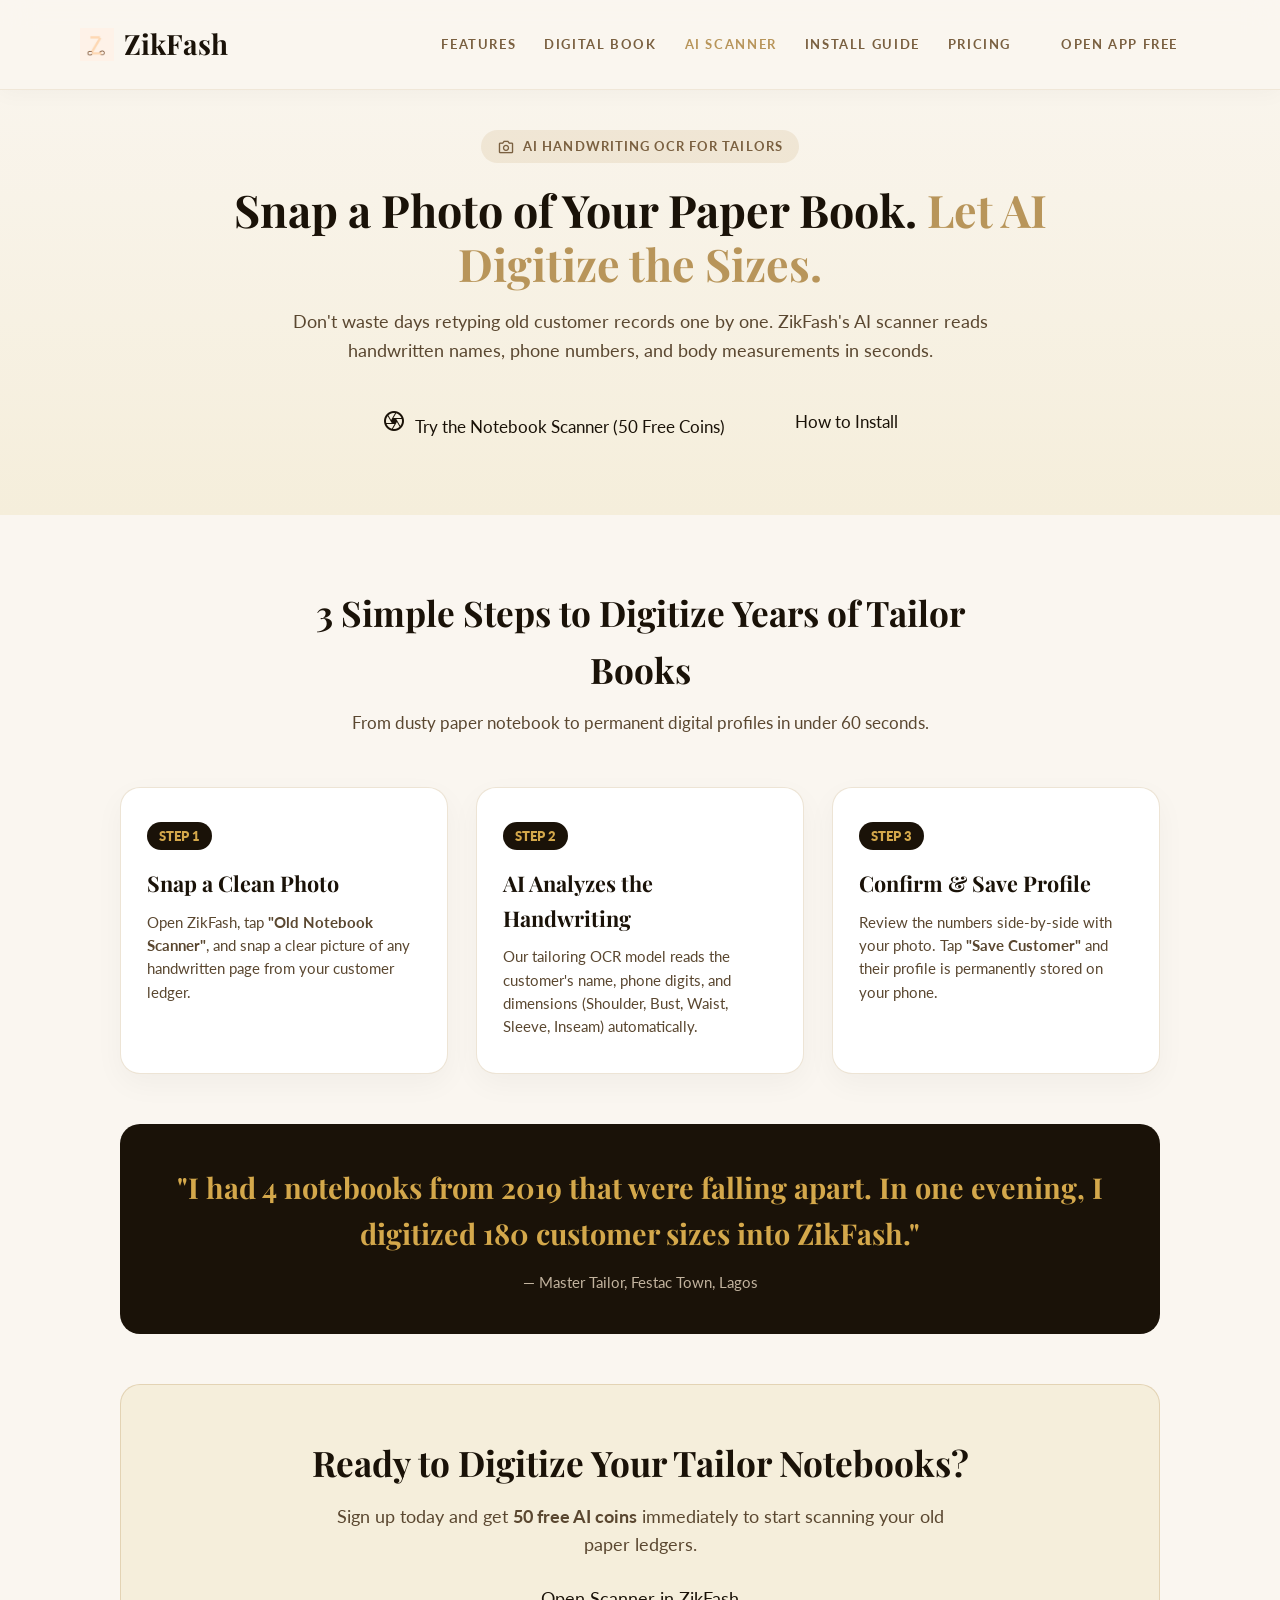
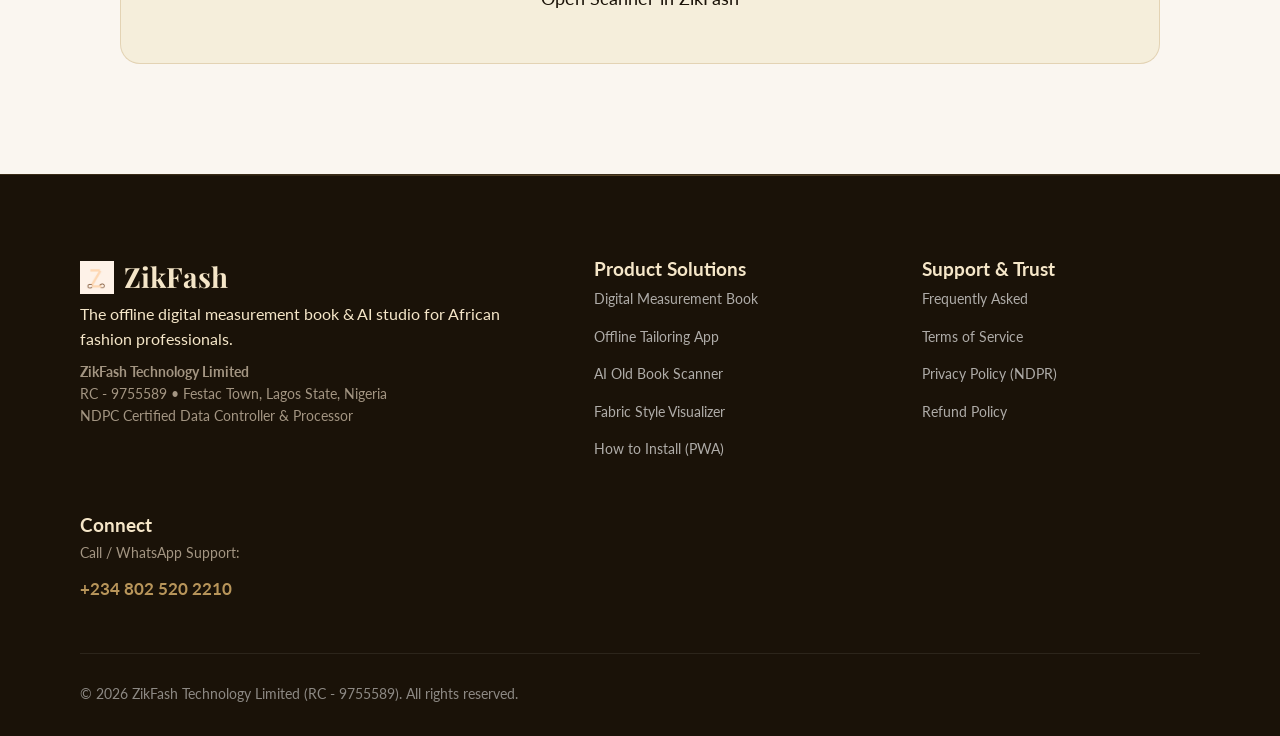
<file: ai-measurement-book-scanner.html>
<!DOCTYPE html>
<html lang="en">

<head>
    <meta charset="UTF-8">
    <meta name="viewport" content="width=device-width, initial-scale=1.0">
    <title>AI Measurement Book Scanner — Digitize Handwritten Tailor Books in Seconds</title>
    <meta name="description" content="Snap a photo of your handwritten paper ledger. ZikFash's AI scanner automatically reads names, phone numbers, and body sizes into digital customer profiles in seconds.">
    <link rel="canonical" href="https://zikfash.com/ai-measurement-book-scanner.html">
    <link rel="preconnect" href="https://fonts.googleapis.com">
    <link rel="preconnect" href="https://fonts.gstatic.com" crossorigin>
    <link href="https://fonts.googleapis.com/css2?family=Lato:wght@300;400;600;700&family=Playfair+Display:ital,wght@0,600;0,700;1,600&display=swap" rel="stylesheet" media="print" onload="this.media='all'">
    
    <!-- Google Material Symbols -->
    <link rel="stylesheet"
          href="https://fonts.googleapis.com/css2?family=Material+Symbols+Outlined:opsz,wght,FILL,GRAD@24,400,0..1,0&icon_names=accessibility,accessibility_new,assignment,auto_awesome_motion,camera,check_circle,close,cloud_sync,document_scanner,draw,error,expand_more,image_search,install_mobile,lock,menu,menu_book,monitoring,payments,person,photo_camera,public,rule,search,search_off,send_to_mobile,signal_wifi_off,smartphone,star,store,straighten,style,styler,toll,verified,wifi_off,workspace_premium&display=block" />
    <noscript>
        <link rel="stylesheet"
              href="https://fonts.googleapis.com/css2?family=Material+Symbols+Outlined:opsz,wght,FILL,GRAD@24,400,0..1,0&icon_names=accessibility,accessibility_new,assignment,auto_awesome_motion,camera,check_circle,close,cloud_sync,document_scanner,draw,error,expand_more,image_search,install_mobile,lock,menu,menu_book,monitoring,payments,person,photo_camera,public,rule,search,search_off,send_to_mobile,signal_wifi_off,smartphone,star,store,straighten,style,styler,toll,verified,wifi_off,workspace_premium&display=block" />
        <link rel="stylesheet"
              href="https://fonts.googleapis.com/css2?family=Lato:wght@300;400;600;700&family=Playfair+Display:ital,wght@0,600;0,700;1,600&display=swap" />
    </noscript>
    <link rel="stylesheet" href="style.css?v=2">
    <link rel="icon" type="image/x-icon" href="favicon.ico">

    <!-- Schema.org Rich Structured Data -->
    <script type="application/ld+json">
    {
      "@context": "https://schema.org",
      "@graph": [
        {
          "@type": "SoftwareApplication",
          "@id": "https://zikfash.com/ai-measurement-book-scanner.html#application",
          "name": "ZikFash AI Measurement Book Scanner",
          "applicationCategory": "BusinessApplication",
          "operatingSystem": "Web, Android, iOS",
          "description": "AI optical character recognition (OCR) tool trained on African tailor handwriting to convert paper notebooks into searchable digital customer profiles.",
          "featureList": [
            "Handwritten OCR for Paper Tailor Ledgers",
            "Automatic extraction of customer names & phone numbers",
            "Automatic anatomical mapping (Chest, Neck, Sleeve, Trouser)",
            "One-tap customer profile creation"
          ]
        },
        {
          "@type": "FAQPage",
          "@id": "https://zikfash.com/ai-measurement-book-scanner.html#faq",
          "mainEntity": [
            {
              "@type": "Question",
              "name": "Can the AI really read messy tailor handwriting?",
              "acceptedAnswer": {
                "@type": "Answer",
                "text": "Yes! ZikFash's handwriting recognition model is trained on real African tailoring notebooks, abbreviations (such as 'R/S', 'Sh', 'L/S', 'W', 'Hip', 'Trouser Length'), and handwriting styles."
              }
            },
            {
              "@type": "Question",
              "name": "Do I have to pay to scan my old notebooks?",
              "acceptedAnswer": {
                "@type": "Answer",
                "text": "Every new tailor gets 50 free AI coins upon signing up. After that, scanning uses affordable pay-as-you-go micro-packs starting at just ₦500. Core digital storage remains 100% free forever."
              }
            },
            {
              "@type": "Question",
              "name": "Can I edit the measurements after the scan?",
              "acceptedAnswer": {
                "@type": "Answer",
                "text": "Absolutely. You can review the digitized card side-by-side with your photo and adjust any numbers before confirming the profile."
              }
            }
          ]
        }
      ]
    }
    </script>
    <style>
        .page-hero {
            padding: 130px 20px 60px;
            background: linear-gradient(180deg, #FAF6F0 0%, #F5EEDB 100%);
            text-align: center;
        }
        .page-badge {
            display: inline-flex;
            align-items: center;
            gap: 8px;
            background: rgba(184, 149, 90, 0.15);
            color: #7A6040;
            padding: 6px 16px;
            border-radius: 50px;
            font-size: 0.82rem;
            font-weight: 700;
            text-transform: uppercase;
            letter-spacing: 0.08em;
            margin-bottom: 20px;
        }
        .page-title {
            font-family: 'Playfair Display', serif;
            font-size: 2.8rem;
            color: #1A1208;
            max-width: 860px;
            margin: 0 auto 16px;
            line-height: 1.2;
        }
        .page-title span { color: #B8955A; }
        .page-sub {
            font-size: 1.15rem;
            color: #5A4730;
            max-width: 720px;
            margin: 0 auto 30px;
            line-height: 1.6;
        }
        .content-section {
            padding: 70px 20px;
            max-width: 1080px;
            margin: 0 auto;
        }
        .how-scanner-works-grid {
            display: grid;
            grid-template-columns: repeat(auto-fit, minmax(280px, 1fr));
            gap: 28px;
            margin: 50px 0;
        }
        .step-box {
            background: #FFFFFF;
            border: 1px solid rgba(184, 149, 90, 0.25);
            border-radius: 20px;
            padding: 34px 26px;
            position: relative;
            box-shadow: 0 10px 30px rgba(26, 18, 8, 0.04);
        }
        .step-tag {
            background: #1A1208;
            color: #D4A84B;
            font-size: 0.8rem;
            font-weight: 800;
            padding: 4px 12px;
            border-radius: 50px;
            display: inline-block;
            margin-bottom: 16px;
        }
        .step-box h3 {
            font-family: 'Playfair Display', serif;
            font-size: 1.35rem;
            color: #1A1208;
            margin-bottom: 10px;
        }
        .step-box p {
            font-size: 0.94rem;
            color: #5A4730;
            line-height: 1.55;
        }
        .highlight-quote {
            background: #1A1208;
            color: #FAF6F0;
            border-radius: 20px;
            padding: 40px 30px;
            text-align: center;
            margin: 50px 0;
        }
        @media (max-width: 768px) {
            .page-title { font-size: 2.1rem; }
        }
    </style>
</head>

<body>
    <!-- Header -->
    <header class="header">
        <div class="container">
            <a href="https://zikfash.com/" class="logo">
                <img src="zeelogo.webp" alt="ZikFash Logo" class="logo-img"> ZikFash
            </a>
            <input type="checkbox" id="nav-toggle" class="nav-toggle" aria-label="Toggle navigation menu">
            <label for="nav-toggle" class="nav-toggle-label">
                <span></span>
                <span></span>
                <span></span>
            </label>
            <nav class="nav">
                <a href="https://zikfash.com/#features">Features</a>
                <a href="https://zikfash.com/digital-measurement-book.html">Digital Book</a>
                <a href="https://zikfash.com/ai-measurement-book-scanner.html" style="color: var(--gold);">AI Scanner</a>
                <a href="https://zikfash.com/how-to-install.html">Install Guide</a>
                <a href="https://zikfash.com/#pricing">Pricing</a>
                <a href="https://app.zikfash.com" class="btn btn-primary" style="padding: 10px 22px;">Open App Free</a>
            </nav>
        </div>
    </header>

    <!-- Hero -->
    <section class="page-hero">
        <div class="container">
            <div class="page-badge">
                <span class="material-symbols-outlined" style="font-size: 18px;">photo_camera</span>
                AI Handwriting OCR for Tailors
            </div>
            <h1 class="page-title">Snap a Photo of Your Paper Book. <span>Let AI Digitize the Sizes.</span></h1>
            <p class="page-sub">Don't waste days retyping old customer records one by one. ZikFash's AI scanner reads handwritten names, phone numbers, and body measurements in seconds.</p>
            <div style="display: flex; gap: 14px; justify-content: center; flex-wrap: wrap;">
                <a href="https://app.zikfash.com" class="btn btn-primary" style="font-size: 1.05rem; padding: 14px 28px;">
                    <span class="material-symbols-outlined" style="margin-right: 6px;">camera</span> Try the Notebook Scanner (50 Free Coins)
                </a>
                <a href="https://zikfash.com/how-to-install.html" class="btn btn-secondary" style="font-size: 1.05rem; padding: 14px 28px;">
                    How to Install
                </a>
            </div>
        </div>
    </section>

    <!-- Main Content -->
    <main class="content-section">
        <div style="text-align: center; max-width: 720px; margin: 0 auto 30px;">
            <h2 style="font-family: 'Playfair Display', serif; font-size: 2.2rem; color: #1A1208; margin-bottom: 12px;">3 Simple Steps to Digitize Years of Tailor Books</h2>
            <p style="color: #5A4730; font-size: 1.05rem;">From dusty paper notebook to permanent digital profiles in under 60 seconds.</p>
        </div>

        <div class="how-scanner-works-grid">
            <div class="step-box">
                <span class="step-tag">STEP 1</span>
                <h3>Snap a Clean Photo</h3>
                <p>Open ZikFash, tap <strong>"Old Notebook Scanner"</strong>, and snap a clear picture of any handwritten page from your customer ledger.</p>
            </div>

            <div class="step-box">
                <span class="step-tag">STEP 2</span>
                <h3>AI Analyzes the Handwriting</h3>
                <p>Our tailoring OCR model reads the customer's name, phone digits, and dimensions (Shoulder, Bust, Waist, Sleeve, Inseam) automatically.</p>
            </div>

            <div class="step-box">
                <span class="step-tag">STEP 3</span>
                <h3>Confirm &amp; Save Profile</h3>
                <p>Review the numbers side-by-side with your photo. Tap <strong>"Save Customer"</strong> and their profile is permanently stored on your phone.</p>
            </div>
        </div>

        <div class="highlight-quote">
            <h3 style="font-family: 'Playfair Display', serif; font-size: 1.8rem; color: #D4A84B; margin-bottom: 14px;">"I had 4 notebooks from 2019 that were falling apart. In one evening, I digitized 180 customer sizes into ZikFash."</h3>
            <p style="color: #C2B39E; font-size: 0.95rem;">— Master Tailor, Festac Town, Lagos</p>
        </div>

        <!-- Conversion CTA -->
        <div style="text-align: center; padding: 50px 20px; background: #F5EEDB; border-radius: 20px; border: 1px solid rgba(184, 149, 90, 0.3); margin: 40px 0;">
            <h2 style="font-family: 'Playfair Display', serif; font-size: 2.2rem; margin-bottom: 12px; color: #1A1208;">Ready to Digitize Your Tailor Notebooks?</h2>
            <p style="color: #5A4730; font-size: 1.1rem; max-width: 620px; margin: 0 auto 24px;">Sign up today and get <strong>50 free AI coins</strong> immediately to start scanning your old paper ledgers.</p>
            <a href="https://app.zikfash.com" class="btn btn-primary" style="font-size: 1.15rem; padding: 15px 36px;">
                Open Scanner in ZikFash
            </a>
        </div>
    </main>

    <!-- Footer -->
    <footer class="footer">
        <div class="container">
            <div class="footer-grid">
                <div class="footer-col">
                    <a href="https://zikfash.com/" class="logo footer-logo">
                        <img src="zeelogo.webp" alt="ZikFash Logo" class="logo-img"> ZikFash
                    </a>
                    <p class="footer-tagline">The offline digital measurement book &amp; AI studio for African fashion professionals.</p>
                    <p style="font-size: 0.85rem; color: #a39582; margin-top: 10px;">
                        <strong>ZikFash Technology Limited</strong><br>
                        RC - 9755589 • Festac Town, Lagos State, Nigeria<br>
                        NDPC Certified Data Controller &amp; Processor
                    </p>
                </div>
                <div class="footer-col">
                    <h3 class="footer-heading">Product Solutions</h3>
                    <ul class="footer-links">
                        <li><a href="https://zikfash.com/digital-measurement-book.html">Digital Measurement Book</a></li>
                        <li><a href="https://zikfash.com/offline-tailoring-app.html">Offline Tailoring App</a></li>
                        <li><a href="https://zikfash.com/ai-measurement-book-scanner.html">AI Old Book Scanner</a></li>
                        <li><a href="https://zikfash.com/fabric-preview-for-tailors.html">Fabric Style Visualizer</a></li>
                        <li><a href="https://zikfash.com/how-to-install.html">How to Install (PWA)</a></li>
                    </ul>
                </div>
                <div class="footer-col">
                    <h3 class="footer-heading">Support &amp; Trust</h3>
                    <ul class="footer-links">
                        <li><a href="https://zikfash.com/#faq">Frequently Asked</a></li>
                        <li><a href="privacy.html#terms">Terms of Service</a></li>
                        <li><a href="privacy.html#privacy">Privacy Policy (NDPR)</a></li>
                        <li><a href="privacy.html#refunds">Refund Policy</a></li>
                    </ul>
                </div>
                <div class="footer-col">
                    <h3 class="footer-heading">Connect</h3>
                    <p style="font-size: 0.9rem; color: #a39582; margin-bottom: 12px;">Call / WhatsApp Support:</p>
                    <a href="tel:+2348025202210" style="color: #b8955a; font-weight: 700; font-size: 1.05rem;">+234 802 520 2210</a>
                </div>
            </div>
            <div class="footer-bottom">
                <p>&copy; 2026 ZikFash Technology Limited (RC - 9755589). All rights reserved.</p>
            </div>
        </div>
    </footer>
</body>
</html>
</file>
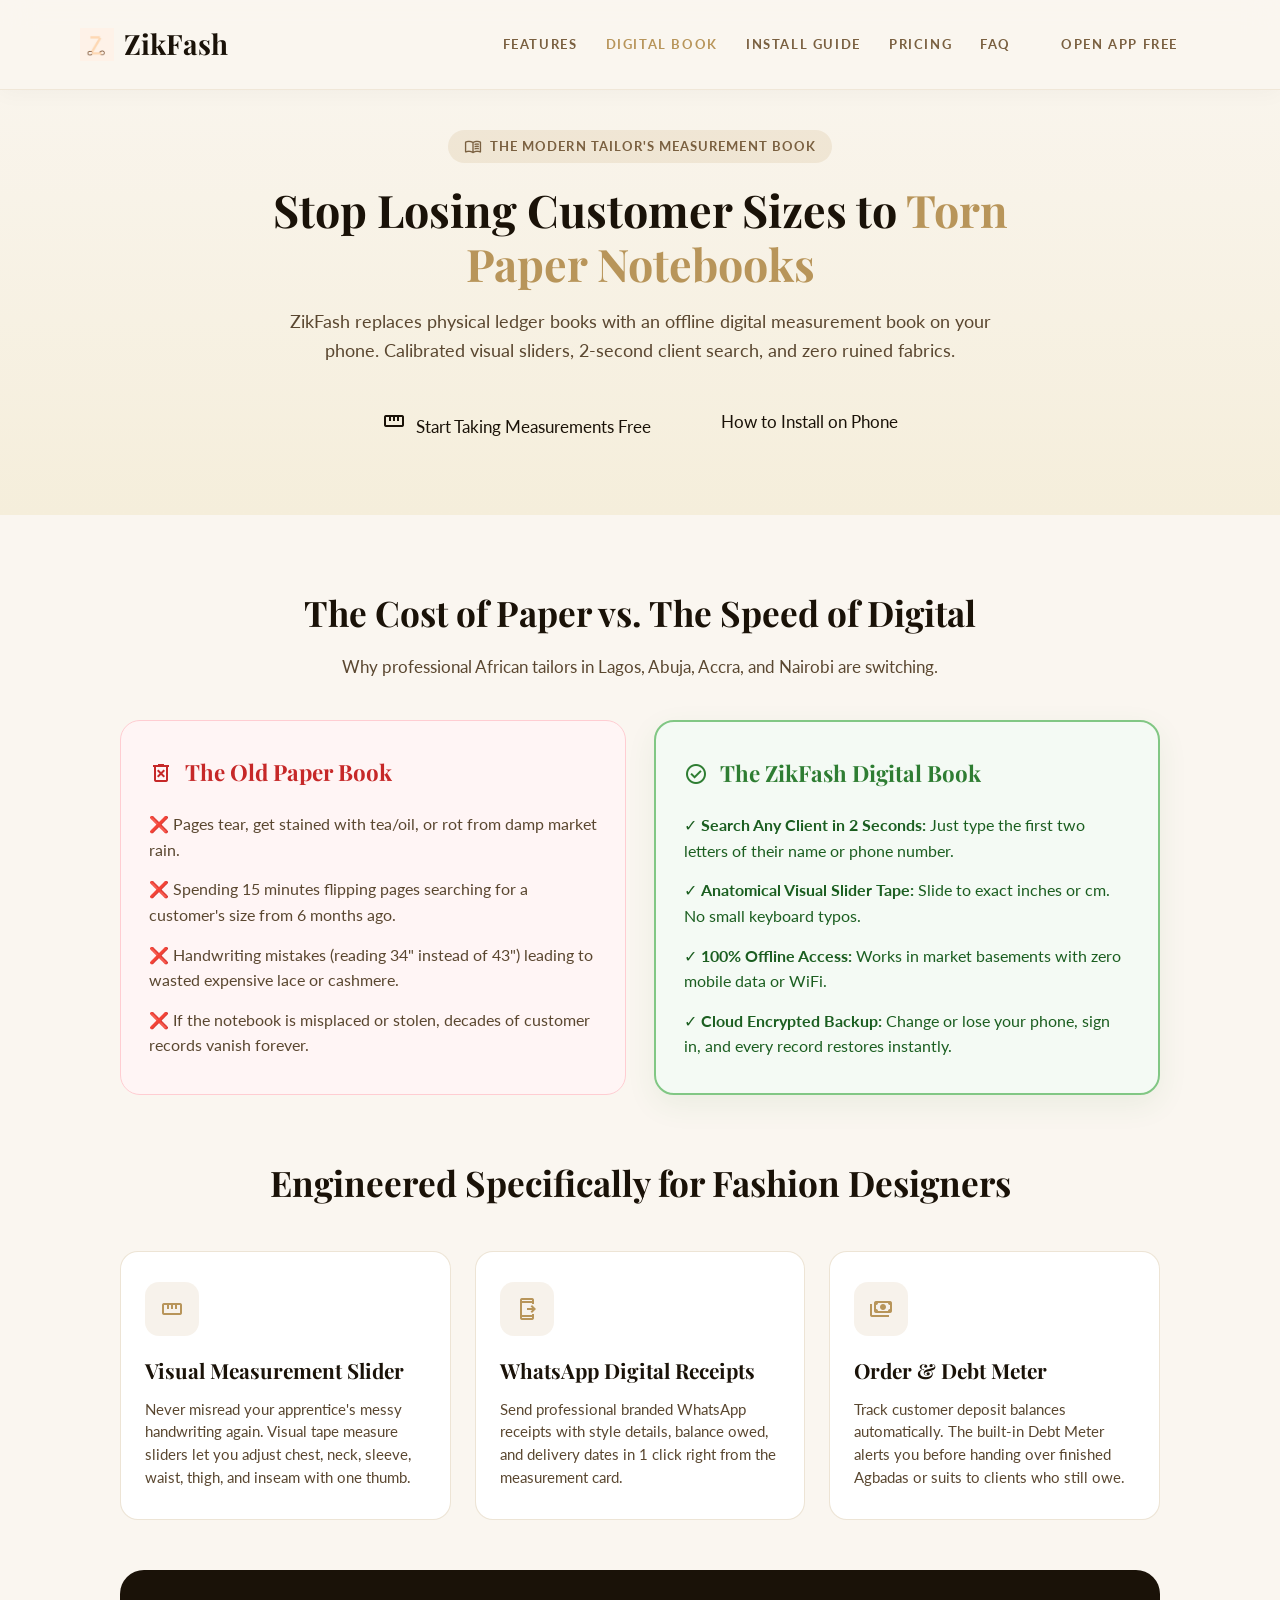
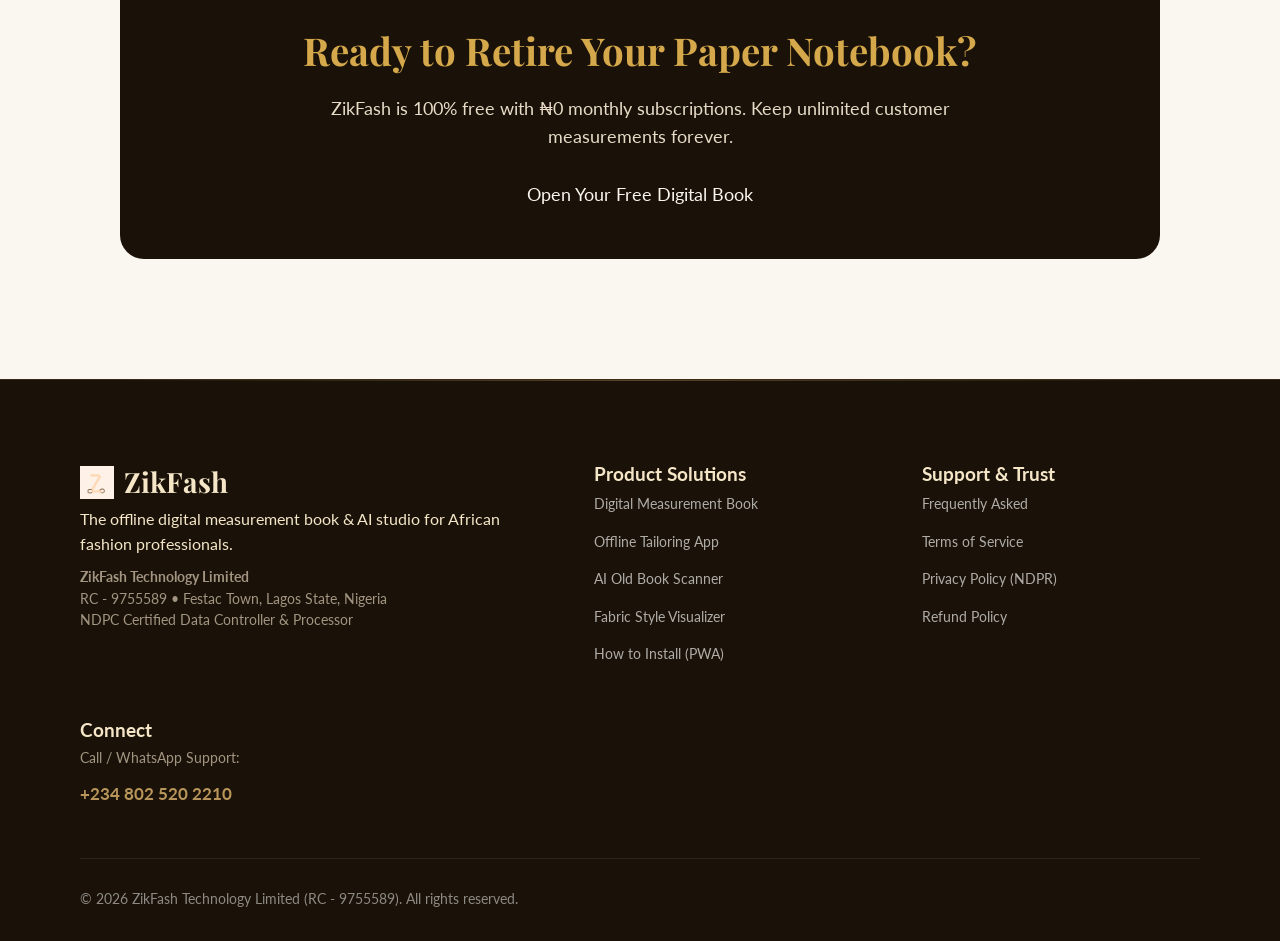
<file: digital-measurement-book.html>
<!DOCTYPE html>
<html lang="en">

<head>
    <meta charset="UTF-8">
    <meta name="viewport" content="width=device-width, initial-scale=1.0">
    <title>Digital Measurement Book for Tailors &amp; Fashion Designers — ZikFash</title>
    <meta name="description" content="Replace paper measurement notebooks with ZikFash's 100% offline digital measurement book. Visual slider tape, instant customer search, WhatsApp receipts, and zero typing mistakes.">
    <link rel="canonical" href="https://zikfash.com/digital-measurement-book.html">
    <link rel="preconnect" href="https://fonts.googleapis.com">
    <link rel="preconnect" href="https://fonts.gstatic.com" crossorigin>
    <link href="https://fonts.googleapis.com/css2?family=Lato:wght@300;400;600;700&family=Playfair+Display:ital,wght@0,600;0,700;1,600&display=swap" rel="stylesheet" media="print" onload="this.media='all'">
    
    <!-- Google Material Symbols -->
    <link rel="stylesheet"
          href="https://fonts.googleapis.com/css2?family=Material+Symbols+Outlined:opsz,wght,FILL,GRAD@24,400,0..1,0&icon_names=accessibility,accessibility_new,assignment,auto_awesome_motion,calendar_month,call,camera,cancel,card_giftcard,check,check_circle,close,cloud_sync,delete_forever,design_services,draw,error,expand_more,image_search,install_mobile,lock,menu,menu_book,monitoring,payments,person,public,rule,search,search_off,send_to_mobile,signal_wifi_off,smartphone,star,store,straighten,style,styler,toll,verified,wifi_off,workspace_premium&display=block" />
    <noscript>
        <link rel="stylesheet"
              href="https://fonts.googleapis.com/css2?family=Material+Symbols+Outlined:opsz,wght,FILL,GRAD@24,400,0..1,0&icon_names=accessibility,accessibility_new,assignment,auto_awesome_motion,calendar_month,call,camera,cancel,card_giftcard,check,check_circle,close,cloud_sync,delete_forever,design_services,draw,error,expand_more,image_search,install_mobile,lock,menu,menu_book,monitoring,payments,person,public,rule,search,search_off,send_to_mobile,signal_wifi_off,smartphone,star,store,straighten,style,styler,toll,verified,wifi_off,workspace_premium&display=block" />
        <link rel="stylesheet"
              href="https://fonts.googleapis.com/css2?family=Lato:wght@300;400;600;700&family=Playfair+Display:ital,wght@0,600;0,700;1,600&display=swap" />
    </noscript>
    <link rel="stylesheet" href="style.css?v=2">
    <link rel="icon" type="image/x-icon" href="favicon.ico">

    <!-- Schema.org Rich Structured Data -->
    <script type="application/ld+json">
    {
      "@context": "https://schema.org",
      "@graph": [
        {
          "@type": "SoftwareApplication",
          "@id": "https://zikfash.com/digital-measurement-book.html#application",
          "name": "ZikFash Digital Measurement Book",
          "applicationCategory": "BusinessApplication",
          "operatingSystem": "Web, Android, iOS",
          "offers": {
            "@type": "Offer",
            "price": "0",
            "priceCurrency": "NGN",
            "description": "Unlimited customer records and offline measurement tracking are completely free forever."
          },
          "featureList": [
            "Anatomical Visual Slider Tape",
            "100% Offline Measurement Storage",
            "Instant Customer Search in 2 seconds",
            "Automatic WhatsApp Receipts and Invoices",
            "Encrypted Cloud Backup"
          ],
          "description": "The offline digital measurement book that protects African tailors from lost paper ledgers and costly cutting mistakes."
        },
        {
          "@type": "FAQPage",
          "@id": "https://zikfash.com/digital-measurement-book.html#faq",
          "mainEntity": [
            {
              "@type": "Question",
              "name": "Why switch from a paper measurement notebook to ZikFash?",
              "acceptedAnswer": {
                "@type": "Answer",
                "text": "Paper books tear, get soaked with oil or rain, and handwritten numbers get misread when cutting. ZikFash saves all sizes permanently on your phone with zero monthly fees, searchable in 2 seconds."
              }
            },
            {
              "@type": "Question",
              "name": "How does the visual slider tape stop cutting mistakes?",
              "acceptedAnswer": {
                "@type": "Answer",
                "text": "Instead of typing numbers on a small keyboard where typos happen (e.g., typing 48 instead of 38), ZikFash uses a visual anatomical slider calibrated in inches and centimeters matching real tailor tapes."
              }
            },
            {
              "@type": "Question",
              "name": "Can I use the digital measurement book without internet data?",
              "acceptedAnswer": {
                "@type": "Answer",
                "text": "Yes, 100%. ZikFash is built offline-first. All customer sizes, collar widths, sleeve lengths, and trouser measurements are stored right on your device memory."
              }
            }
          ]
        }
      ]
    }
    </script>
    <style>
        .page-hero {
            padding: 130px 20px 60px;
            background: linear-gradient(180deg, #FAF6F0 0%, #F5EEDB 100%);
            text-align: center;
        }
        .page-badge {
            display: inline-flex;
            align-items: center;
            gap: 8px;
            background: rgba(184, 149, 90, 0.15);
            color: #7A6040;
            padding: 6px 16px;
            border-radius: 50px;
            font-size: 0.82rem;
            font-weight: 700;
            text-transform: uppercase;
            letter-spacing: 0.08em;
            margin-bottom: 20px;
        }
        .page-title {
            font-family: 'Playfair Display', serif;
            font-size: 2.8rem;
            color: #1A1208;
            max-width: 860px;
            margin: 0 auto 16px;
            line-height: 1.2;
        }
        .page-title span {
            color: #B8955A;
        }
        .page-sub {
            font-size: 1.15rem;
            color: #5A4730;
            max-width: 720px;
            margin: 0 auto 30px;
            line-height: 1.6;
        }
        .content-section {
            padding: 70px 20px;
            max-width: 1080px;
            margin: 0 auto;
        }
        .comparison-grid {
            display: grid;
            grid-template-columns: 1fr 1fr;
            gap: 28px;
            margin: 40px 0 60px;
        }
        .compare-card {
            border-radius: 20px;
            padding: 34px 28px;
        }
        .compare-bad {
            background: #FFF5F5;
            border: 1px solid #FFCDD2;
        }
        .compare-good {
            background: #F4FAF4;
            border: 2px solid #81C784;
            box-shadow: 0 10px 30px rgba(46, 125, 50, 0.08);
        }
        .compare-header {
            display: flex;
            align-items: center;
            gap: 12px;
            margin-bottom: 20px;
            font-family: 'Playfair Display', serif;
            font-size: 1.4rem;
            font-weight: 700;
        }
        .compare-bad .compare-header { color: #C62828; }
        .compare-good .compare-header { color: #2E7D32; }
        .feature-showcase-grid {
            display: grid;
            grid-template-columns: repeat(auto-fit, minmax(300px, 1fr));
            gap: 24px;
            margin: 40px 0;
        }
        .showcase-card {
            background: #FFFFFF;
            border: 1px solid rgba(184, 149, 90, 0.25);
            border-radius: 18px;
            padding: 30px 24px;
            transition: transform 0.25s, box-shadow 0.25s;
        }
        .showcase-card:hover {
            transform: translateY(-4px);
            box-shadow: 0 14px 34px rgba(184, 149, 90, 0.14);
            border-color: #B8955A;
        }
        .showcase-icon {
            font-size: 32px;
            color: #B8955A;
            background: rgba(184, 149, 90, 0.12);
            width: 54px;
            height: 54px;
            border-radius: 14px;
            display: flex;
            align-items: center;
            justify-content: center;
            margin-bottom: 18px;
        }
        .showcase-card h3 {
            font-family: 'Playfair Display', serif;
            font-size: 1.3rem;
            color: #1A1208;
            margin-bottom: 10px;
        }
        .showcase-card p {
            font-size: 0.92rem;
            color: #5A4730;
            line-height: 1.55;
        }
        .cta-banner {
            background: #1A1208;
            color: #FAF6F0;
            border-radius: 24px;
            padding: 50px 30px;
            text-align: center;
            margin: 50px 0;
        }
        @media (max-width: 768px) {
            .page-title { font-size: 2.1rem; }
            .comparison-grid { grid-template-columns: 1fr; }
        }
    </style>
</head>

<body>
    <!-- Header -->
    <header class="header">
        <div class="container">
            <a href="https://zikfash.com/" class="logo">
                <img src="zeelogo.webp" alt="ZikFash Logo" class="logo-img"> ZikFash
            </a>
            <input type="checkbox" id="nav-toggle" class="nav-toggle" aria-label="Toggle navigation menu">
            <label for="nav-toggle" class="nav-toggle-label">
                <span></span>
                <span></span>
                <span></span>
            </label>
            <nav class="nav">
                <a href="https://zikfash.com/#features">Features</a>
                <a href="https://zikfash.com/digital-measurement-book.html" style="color: var(--gold);">Digital Book</a>
                <a href="https://zikfash.com/how-to-install.html">Install Guide</a>
                <a href="https://zikfash.com/#pricing">Pricing</a>
                <a href="https://zikfash.com/#faq">FAQ</a>
                <a href="https://app.zikfash.com" class="btn btn-primary" style="padding: 10px 22px;">Open App Free</a>
            </nav>
        </div>
    </header>

    <!-- Hero -->
    <section class="page-hero">
        <div class="container">
            <div class="page-badge">
                <span class="material-symbols-outlined" style="font-size: 18px;">menu_book</span>
                The Modern Tailor's Measurement Book
            </div>
            <h1 class="page-title">Stop Losing Customer Sizes to <span>Torn Paper Notebooks</span></h1>
            <p class="page-sub">ZikFash replaces physical ledger books with an offline digital measurement book on your phone. Calibrated visual sliders, 2-second client search, and zero ruined fabrics.</p>
            <div style="display: flex; gap: 14px; justify-content: center; flex-wrap: wrap;">
                <a href="https://app.zikfash.com" class="btn btn-primary" style="font-size: 1.05rem; padding: 14px 28px;">
                    <span class="material-symbols-outlined" style="margin-right: 6px;">straighten</span> Start Taking Measurements Free
                </a>
                <a href="https://zikfash.com/how-to-install.html" class="btn btn-secondary" style="font-size: 1.05rem; padding: 14px 28px;">
                    How to Install on Phone
                </a>
            </div>
        </div>
    </section>

    <!-- Comparison Section -->
    <main class="content-section">
        <div style="text-align: center; max-width: 700px; margin: 0 auto 30px;">
            <h2 style="font-family: 'Playfair Display', serif; font-size: 2.2rem; color: #1A1208; margin-bottom: 12px;">The Cost of Paper vs. The Speed of Digital</h2>
            <p style="color: #5A4730; font-size: 1.05rem;">Why professional African tailors in Lagos, Abuja, Accra, and Nairobi are switching.</p>
        </div>

        <div class="comparison-grid">
            <div class="compare-card compare-bad">
                <div class="compare-header">
                    <span class="material-symbols-outlined">delete_forever</span>
                    The Old Paper Book
                </div>
                <ul style="list-style: none; display: flex; flex-direction: column; gap: 14px; color: #5A4730;">
                    <li>❌ Pages tear, get stained with tea/oil, or rot from damp market rain.</li>
                    <li>❌ Spending 15 minutes flipping pages searching for a customer's size from 6 months ago.</li>
                    <li>❌ Handwriting mistakes (reading 34" instead of 43") leading to wasted expensive lace or cashmere.</li>
                    <li>❌ If the notebook is misplaced or stolen, decades of customer records vanish forever.</li>
                </ul>
            </div>

            <div class="compare-card compare-good">
                <div class="compare-header">
                    <span class="material-symbols-outlined">check_circle</span>
                    The ZikFash Digital Book
                </div>
                <ul style="list-style: none; display: flex; flex-direction: column; gap: 14px; color: #1B5E20;">
                    <li>✓ <strong>Search Any Client in 2 Seconds:</strong> Just type the first two letters of their name or phone number.</li>
                    <li>✓ <strong>Anatomical Visual Slider Tape:</strong> Slide to exact inches or cm. No small keyboard typos.</li>
                    <li>✓ <strong>100% Offline Access:</strong> Works in market basements with zero mobile data or WiFi.</li>
                    <li>✓ <strong>Cloud Encrypted Backup:</strong> Change or lose your phone, sign in, and every record restores instantly.</li>
                </ul>
            </div>
        </div>

        <!-- Key Capabilities Showcase -->
        <div style="text-align: center; margin-bottom: 20px;">
            <h2 style="font-family: 'Playfair Display', serif; font-size: 2.2rem; color: #1A1208;">Engineered Specifically for Fashion Designers</h2>
        </div>

        <div class="feature-showcase-grid">
            <div class="showcase-card">
                <div class="showcase-icon">
                    <span class="material-symbols-outlined">straighten</span>
                </div>
                <h3>Visual Measurement Slider</h3>
                <p>Never misread your apprentice's messy handwriting again. Visual tape measure sliders let you adjust chest, neck, sleeve, waist, thigh, and inseam with one thumb.</p>
            </div>

            <div class="showcase-card">
                <div class="showcase-icon">
                    <span class="material-symbols-outlined">send_to_mobile</span>
                </div>
                <h3>WhatsApp Digital Receipts</h3>
                <p>Send professional branded WhatsApp receipts with style details, balance owed, and delivery dates in 1 click right from the measurement card.</p>
            </div>

            <div class="showcase-card">
                <div class="showcase-icon">
                    <span class="material-symbols-outlined">payments</span>
                </div>
                <h3>Order &amp; Debt Meter</h3>
                <p>Track customer deposit balances automatically. The built-in Debt Meter alerts you before handing over finished Agbadas or suits to clients who still owe.</p>
            </div>
        </div>

        <!-- Banner -->
        <div class="cta-banner">
            <h2 style="font-family: 'Playfair Display', serif; font-size: 2.4rem; color: #D4A84B; margin-bottom: 14px;">Ready to Retire Your Paper Notebook?</h2>
            <p style="font-size: 1.1rem; color: #E8DCC8; max-width: 620px; margin: 0 auto 28px;">ZikFash is 100% free with ₦0 monthly subscriptions. Keep unlimited customer measurements forever.</p>
            <a href="https://app.zikfash.com" class="btn btn-primary" style="font-size: 1.15rem; padding: 15px 36px;">
                Open Your Free Digital Book
            </a>
        </div>
    </main>

    <!-- Footer -->
    <footer class="footer">
        <div class="container">
            <div class="footer-grid">
                <div class="footer-col">
                    <a href="https://zikfash.com/" class="logo footer-logo">
                        <img src="zeelogo.webp" alt="ZikFash Logo" class="logo-img"> ZikFash
                    </a>
                    <p class="footer-tagline">The offline digital measurement book &amp; AI studio for African fashion professionals.</p>
                    <p style="font-size: 0.85rem; color: #a39582; margin-top: 10px;">
                        <strong>ZikFash Technology Limited</strong><br>
                        RC - 9755589 • Festac Town, Lagos State, Nigeria<br>
                        NDPC Certified Data Controller &amp; Processor
                    </p>
                </div>
                <div class="footer-col">
                    <h3 class="footer-heading">Product Solutions</h3>
                    <ul class="footer-links">
                        <li><a href="https://zikfash.com/digital-measurement-book.html">Digital Measurement Book</a></li>
                        <li><a href="https://zikfash.com/offline-tailoring-app.html">Offline Tailoring App</a></li>
                        <li><a href="https://zikfash.com/ai-measurement-book-scanner.html">AI Old Book Scanner</a></li>
                        <li><a href="https://zikfash.com/fabric-preview-for-tailors.html">Fabric Style Visualizer</a></li>
                        <li><a href="https://zikfash.com/how-to-install.html">How to Install (PWA)</a></li>
                    </ul>
                </div>
                <div class="footer-col">
                    <h3 class="footer-heading">Support &amp; Trust</h3>
                    <ul class="footer-links">
                        <li><a href="https://zikfash.com/#faq">Frequently Asked</a></li>
                        <li><a href="privacy.html#terms">Terms of Service</a></li>
                        <li><a href="privacy.html#privacy">Privacy Policy (NDPR)</a></li>
                        <li><a href="privacy.html#refunds">Refund Policy</a></li>
                    </ul>
                </div>
                <div class="footer-col">
                    <h3 class="footer-heading">Connect</h3>
                    <p style="font-size: 0.9rem; color: #a39582; margin-bottom: 12px;">Call / WhatsApp Support:</p>
                    <a href="tel:+2348025202210" style="color: #b8955a; font-weight: 700; font-size: 1.05rem;">+234 802 520 2210</a>
                </div>
            </div>
            <div class="footer-bottom">
                <p>&copy; 2026 ZikFash Technology Limited (RC - 9755589). All rights reserved.</p>
            </div>
        </div>
    </footer>
</body>
</html>
</file>
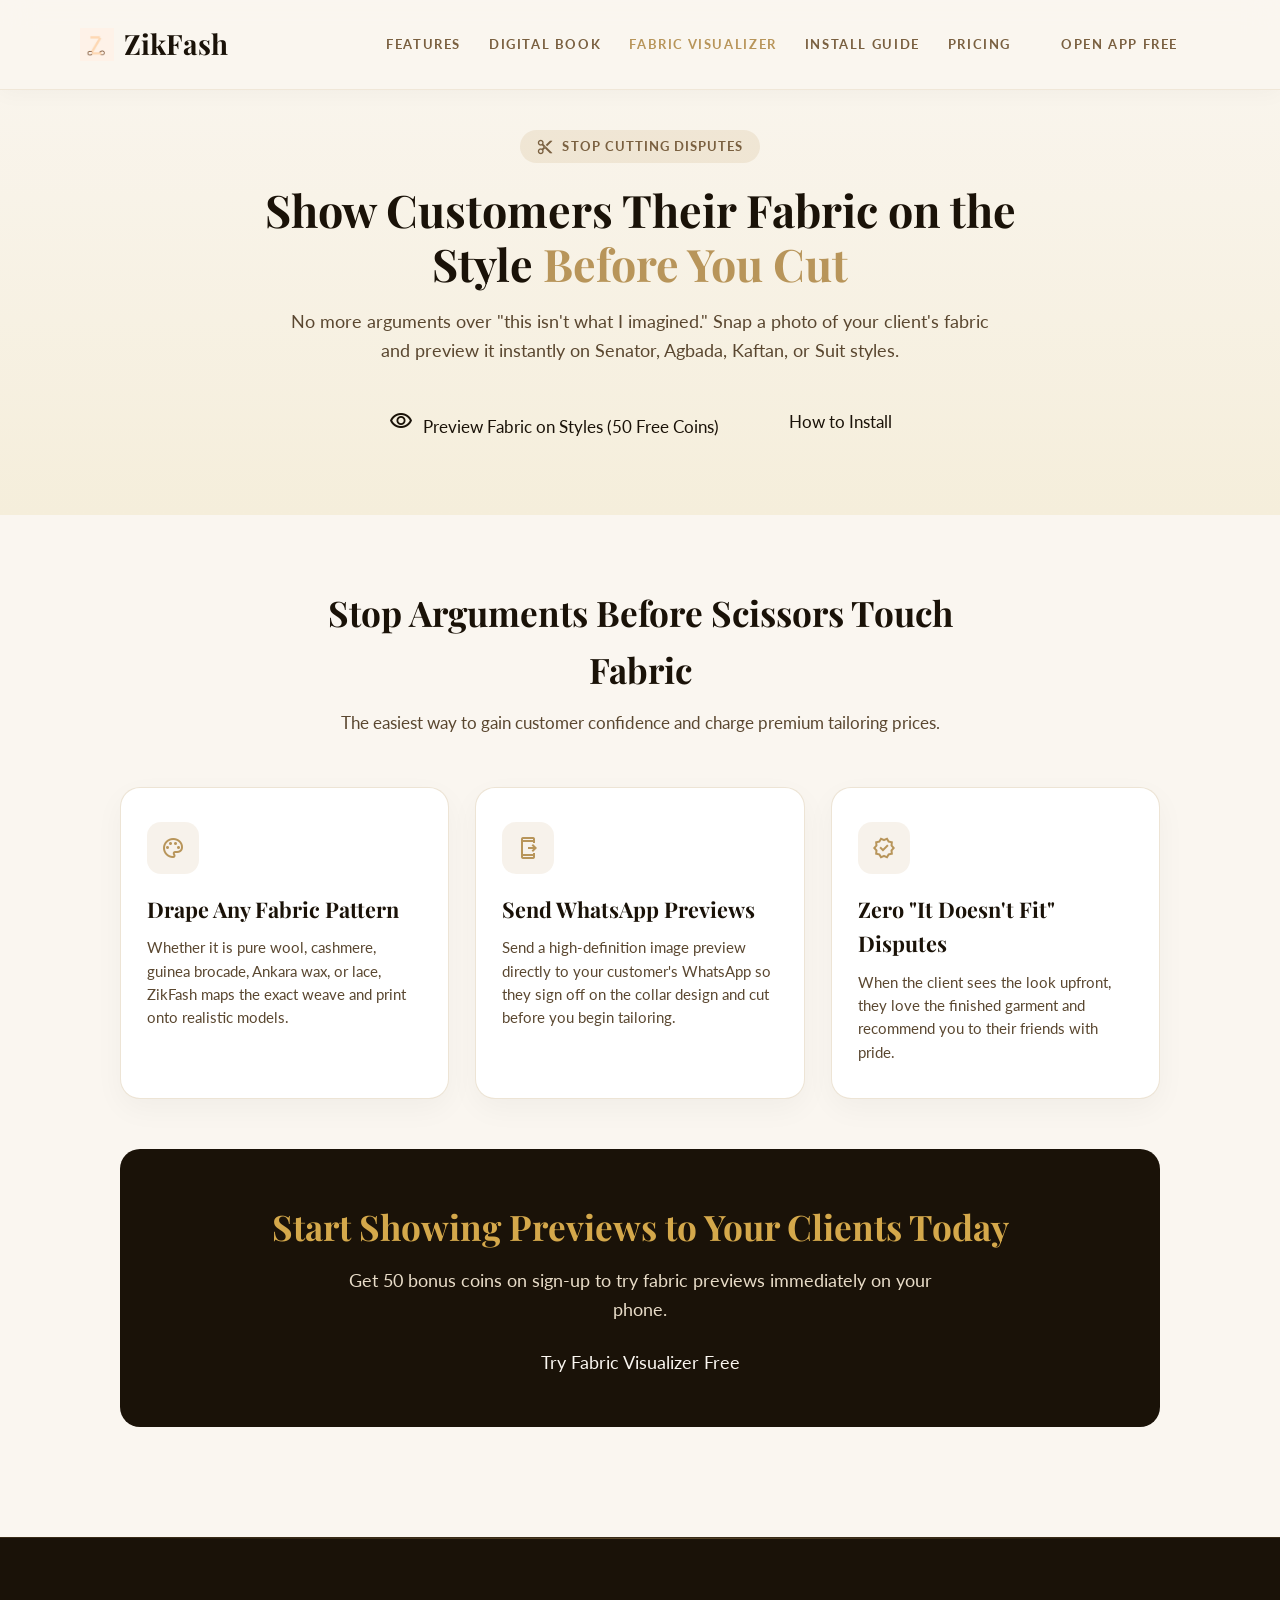
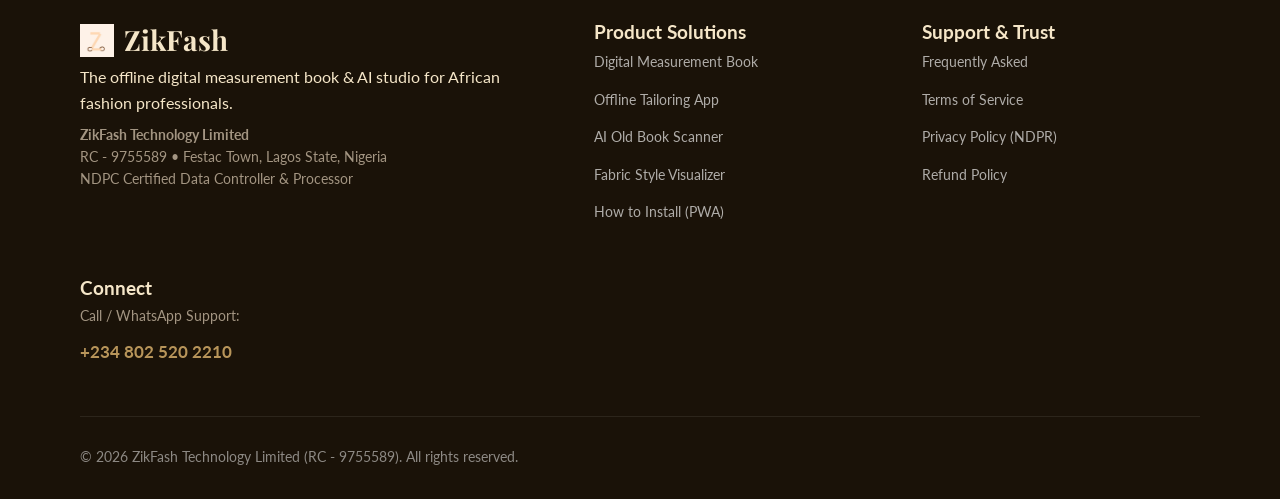
<file: fabric-preview-for-tailors.html>
<!DOCTYPE html>
<html lang="en">

<head>
    <meta charset="UTF-8">
    <meta name="viewport" content="width=device-width, initial-scale=1.0">
    <title>Fabric Preview &amp; Style Visualizer for Tailors — ZikFash</title>
    <meta name="description" content="Show customers how their Ankara, lace, or senator fabric looks on garments before touching scissors. Eliminate arguments and cutting disputes with ZikFash Fabric Visualizer.">
    <link rel="canonical" href="https://zikfash.com/fabric-preview-for-tailors.html">
    <link rel="preconnect" href="https://fonts.googleapis.com">
    <link rel="preconnect" href="https://fonts.gstatic.com" crossorigin>
    <link href="https://fonts.googleapis.com/css2?family=Lato:wght@300;400;600;700&family=Playfair+Display:ital,wght@0,600;0,700;1,600&display=swap" rel="stylesheet" media="print" onload="this.media='all'">
    
    <!-- Google Material Symbols -->
    <link rel="stylesheet"
          href="https://fonts.googleapis.com/css2?family=Material+Symbols+Outlined:opsz,wght,FILL,GRAD@24,400,0..1,0&icon_names=accessibility,accessibility_new,assignment,auto_awesome_motion,camera,check_circle,close,cloud_sync,content_cut,draw,error,expand_more,image_search,install_mobile,lock,menu,menu_book,monitoring,palette,payments,person,photo_camera,public,rule,search,search_off,send_to_mobile,signal_wifi_off,smartphone,star,store,straighten,style,styler,toll,verified,visibility,wifi_off,workspace_premium&display=block" />
    <noscript>
        <link rel="stylesheet"
              href="https://fonts.googleapis.com/css2?family=Material+Symbols+Outlined:opsz,wght,FILL,GRAD@24,400,0..1,0&icon_names=accessibility,accessibility_new,assignment,auto_awesome_motion,camera,check_circle,close,cloud_sync,content_cut,draw,error,expand_more,image_search,install_mobile,lock,menu,menu_book,monitoring,palette,payments,person,photo_camera,public,rule,search,search_off,send_to_mobile,signal_wifi_off,smartphone,star,store,straighten,style,styler,toll,verified,visibility,wifi_off,workspace_premium&display=block" />
        <link rel="stylesheet"
              href="https://fonts.googleapis.com/css2?family=Lato:wght@300;400;600;700&family=Playfair+Display:ital,wght@0,600;0,700;1,600&display=swap" />
    </noscript>
    <link rel="stylesheet" href="style.css?v=2">
    <link rel="icon" type="image/x-icon" href="favicon.ico">

    <!-- Schema.org Rich Structured Data -->
    <script type="application/ld+json">
    {
      "@context": "https://schema.org",
      "@graph": [
        {
          "@type": "SoftwareApplication",
          "@id": "https://zikfash.com/fabric-preview-for-tailors.html#application",
          "name": "ZikFash Fabric Visualizer",
          "applicationCategory": "DesignApplication",
          "operatingSystem": "Web, Android, iOS",
          "description": "Pre-cut fabric visualizer for African fashion designers that drapes Ankara, Senator fabrics, and lace onto 3D garment models to prevent customer arguments before cutting.",
          "featureList": [
            "Real-time fabric texture draping on African garments",
            "Senator, Agbada, Kaftan, Suit, and Gown templates",
            "WhatsApp shareable style mockups",
            "Pre-cut client alignment"
          ]
        },
        {
          "@type": "FAQPage",
          "@id": "https://zikfash.com/fabric-preview-for-tailors.html#faq",
          "mainEntity": [
            {
              "@type": "Question",
              "name": "How does showing fabric previews prevent customer disputes?",
              "acceptedAnswer": {
                "@type": "Answer",
                "text": "Many customers bring fabric thinking it will look a certain way on a complex style. When they see the preview upfront, they can approve or change their mind before scissors touch the material, protecting the tailor from blame."
              }
            },
            {
              "@type": "Question",
              "name": "What African garment styles can I preview?",
              "acceptedAnswer": {
                "@type": "Answer",
                "text": "ZikFash supports classic and contemporary African styles including Senator suits, Agbada (grand boubou), Kaftans, Dashikis, corporate blazers, and women's corsets and gowns."
              }
            }
          ]
        }
      ]
    }
    </script>
    <style>
        .page-hero {
            padding: 130px 20px 60px;
            background: linear-gradient(180deg, #FAF6F0 0%, #F5EEDB 100%);
            text-align: center;
        }
        .page-badge {
            display: inline-flex;
            align-items: center;
            gap: 8px;
            background: rgba(184, 149, 90, 0.15);
            color: #7A6040;
            padding: 6px 16px;
            border-radius: 50px;
            font-size: 0.82rem;
            font-weight: 700;
            text-transform: uppercase;
            letter-spacing: 0.08em;
            margin-bottom: 20px;
        }
        .page-title {
            font-family: 'Playfair Display', serif;
            font-size: 2.8rem;
            color: #1A1208;
            max-width: 860px;
            margin: 0 auto 16px;
            line-height: 1.2;
        }
        .page-title span { color: #B8955A; }
        .page-sub {
            font-size: 1.15rem;
            color: #5A4730;
            max-width: 720px;
            margin: 0 auto 30px;
            line-height: 1.6;
        }
        .content-section {
            padding: 70px 20px;
            max-width: 1080px;
            margin: 0 auto;
        }
        .benefit-cards-grid {
            display: grid;
            grid-template-columns: repeat(auto-fit, minmax(300px, 1fr));
            gap: 26px;
            margin: 50px 0;
        }
        .b-card {
            background: #FFFFFF;
            border: 1px solid rgba(184, 149, 90, 0.25);
            border-radius: 20px;
            padding: 34px 26px;
            box-shadow: 0 10px 30px rgba(26, 18, 8, 0.04);
            transition: transform 0.25s, box-shadow 0.25s;
        }
        .b-card:hover {
            transform: translateY(-4px);
            box-shadow: 0 16px 36px rgba(184, 149, 90, 0.14);
            border-color: #B8955A;
        }
        .b-icon {
            font-size: 32px;
            color: #B8955A;
            background: rgba(184, 149, 90, 0.12);
            width: 52px;
            height: 52px;
            border-radius: 14px;
            display: flex;
            align-items: center;
            justify-content: center;
            margin-bottom: 18px;
        }
        .b-card h3 {
            font-family: 'Playfair Display', serif;
            font-size: 1.35rem;
            color: #1A1208;
            margin-bottom: 10px;
        }
        .b-card p {
            font-size: 0.94rem;
            color: #5A4730;
            line-height: 1.55;
        }
        @media (max-width: 768px) {
            .page-title { font-size: 2.1rem; }
        }
    </style>
</head>

<body>
    <!-- Header -->
    <header class="header">
        <div class="container">
            <a href="https://zikfash.com/" class="logo">
                <img src="zeelogo.webp" alt="ZikFash Logo" class="logo-img"> ZikFash
            </a>
            <input type="checkbox" id="nav-toggle" class="nav-toggle" aria-label="Toggle navigation menu">
            <label for="nav-toggle" class="nav-toggle-label">
                <span></span>
                <span></span>
                <span></span>
            </label>
            <nav class="nav">
                <a href="https://zikfash.com/#features">Features</a>
                <a href="https://zikfash.com/digital-measurement-book.html">Digital Book</a>
                <a href="https://zikfash.com/fabric-preview-for-tailors.html" style="color: var(--gold);">Fabric Visualizer</a>
                <a href="https://zikfash.com/how-to-install.html">Install Guide</a>
                <a href="https://zikfash.com/#pricing">Pricing</a>
                <a href="https://app.zikfash.com" class="btn btn-primary" style="padding: 10px 22px;">Open App Free</a>
            </nav>
        </div>
    </header>

    <!-- Hero -->
    <section class="page-hero">
        <div class="container">
            <div class="page-badge">
                <span class="material-symbols-outlined" style="font-size: 18px;">content_cut</span>
                Stop Cutting Disputes
            </div>
            <h1 class="page-title">Show Customers Their Fabric on the Style <span>Before You Cut</span></h1>
            <p class="page-sub">No more arguments over "this isn't what I imagined." Snap a photo of your client's fabric and preview it instantly on Senator, Agbada, Kaftan, or Suit styles.</p>
            <div style="display: flex; gap: 14px; justify-content: center; flex-wrap: wrap;">
                <a href="https://app.zikfash.com" class="btn btn-primary" style="font-size: 1.05rem; padding: 14px 28px;">
                    <span class="material-symbols-outlined" style="margin-right: 6px;">visibility</span> Preview Fabric on Styles (50 Free Coins)
                </a>
                <a href="https://zikfash.com/how-to-install.html" class="btn btn-secondary" style="font-size: 1.05rem; padding: 14px 28px;">
                    How to Install
                </a>
            </div>
        </div>
    </section>

    <!-- Main Content -->
    <main class="content-section">
        <div style="text-align: center; max-width: 720px; margin: 0 auto 30px;">
            <h2 style="font-family: 'Playfair Display', serif; font-size: 2.2rem; color: #1A1208; margin-bottom: 12px;">Stop Arguments Before Scissors Touch Fabric</h2>
            <p style="color: #5A4730; font-size: 1.05rem;">The easiest way to gain customer confidence and charge premium tailoring prices.</p>
        </div>

        <div class="benefit-cards-grid">
            <div class="b-card">
                <div class="b-icon">
                    <span class="material-symbols-outlined">palette</span>
                </div>
                <h3>Drape Any Fabric Pattern</h3>
                <p>Whether it is pure wool, cashmere, guinea brocade, Ankara wax, or lace, ZikFash maps the exact weave and print onto realistic models.</p>
            </div>

            <div class="b-card">
                <div class="b-icon">
                    <span class="material-symbols-outlined">send_to_mobile</span>
                </div>
                <h3>Send WhatsApp Previews</h3>
                <p>Send a high-definition image preview directly to your customer's WhatsApp so they sign off on the collar design and cut before you begin tailoring.</p>
            </div>

            <div class="b-card">
                <div class="b-icon">
                    <span class="material-symbols-outlined">verified</span>
                </div>
                <h3>Zero "It Doesn't Fit" Disputes</h3>
                <p>When the client sees the look upfront, they love the finished garment and recommend you to their friends with pride.</p>
            </div>
        </div>

        <!-- Banner -->
        <div style="text-align: center; padding: 50px 20px; background: #1A1208; color: #FAF6F0; border-radius: 20px; margin: 40px 0;">
            <h2 style="font-family: 'Playfair Display', serif; font-size: 2.2rem; color: #D4A84B; margin-bottom: 12px;">Start Showing Previews to Your Clients Today</h2>
            <p style="color: #E8DCC8; font-size: 1.1rem; max-width: 620px; margin: 0 auto 24px;">Get 50 bonus coins on sign-up to try fabric previews immediately on your phone.</p>
            <a href="https://app.zikfash.com" class="btn btn-primary" style="font-size: 1.15rem; padding: 15px 36px;">
                Try Fabric Visualizer Free
            </a>
        </div>
    </main>

    <!-- Footer -->
    <footer class="footer">
        <div class="container">
            <div class="footer-grid">
                <div class="footer-col">
                    <a href="https://zikfash.com/" class="logo footer-logo">
                        <img src="zeelogo.webp" alt="ZikFash Logo" class="logo-img"> ZikFash
                    </a>
                    <p class="footer-tagline">The offline digital measurement book &amp; AI studio for African fashion professionals.</p>
                    <p style="font-size: 0.85rem; color: #a39582; margin-top: 10px;">
                        <strong>ZikFash Technology Limited</strong><br>
                        RC - 9755589 • Festac Town, Lagos State, Nigeria<br>
                        NDPC Certified Data Controller &amp; Processor
                    </p>
                </div>
                <div class="footer-col">
                    <h3 class="footer-heading">Product Solutions</h3>
                    <ul class="footer-links">
                        <li><a href="https://zikfash.com/digital-measurement-book.html">Digital Measurement Book</a></li>
                        <li><a href="https://zikfash.com/offline-tailoring-app.html">Offline Tailoring App</a></li>
                        <li><a href="https://zikfash.com/ai-measurement-book-scanner.html">AI Old Book Scanner</a></li>
                        <li><a href="https://zikfash.com/fabric-preview-for-tailors.html">Fabric Style Visualizer</a></li>
                        <li><a href="https://zikfash.com/how-to-install.html">How to Install (PWA)</a></li>
                    </ul>
                </div>
                <div class="footer-col">
                    <h3 class="footer-heading">Support &amp; Trust</h3>
                    <ul class="footer-links">
                        <li><a href="https://zikfash.com/#faq">Frequently Asked</a></li>
                        <li><a href="privacy.html#terms">Terms of Service</a></li>
                        <li><a href="privacy.html#privacy">Privacy Policy (NDPR)</a></li>
                        <li><a href="privacy.html#refunds">Refund Policy</a></li>
                    </ul>
                </div>
                <div class="footer-col">
                    <h3 class="footer-heading">Connect</h3>
                    <p style="font-size: 0.9rem; color: #a39582; margin-bottom: 12px;">Call / WhatsApp Support:</p>
                    <a href="tel:+2348025202210" style="color: #b8955a; font-weight: 700; font-size: 1.05rem;">+234 802 520 2210</a>
                </div>
            </div>
            <div class="footer-bottom">
                <p>&copy; 2026 ZikFash Technology Limited (RC - 9755589). All rights reserved.</p>
            </div>
        </div>
    </footer>
</body>
</html>
</file>
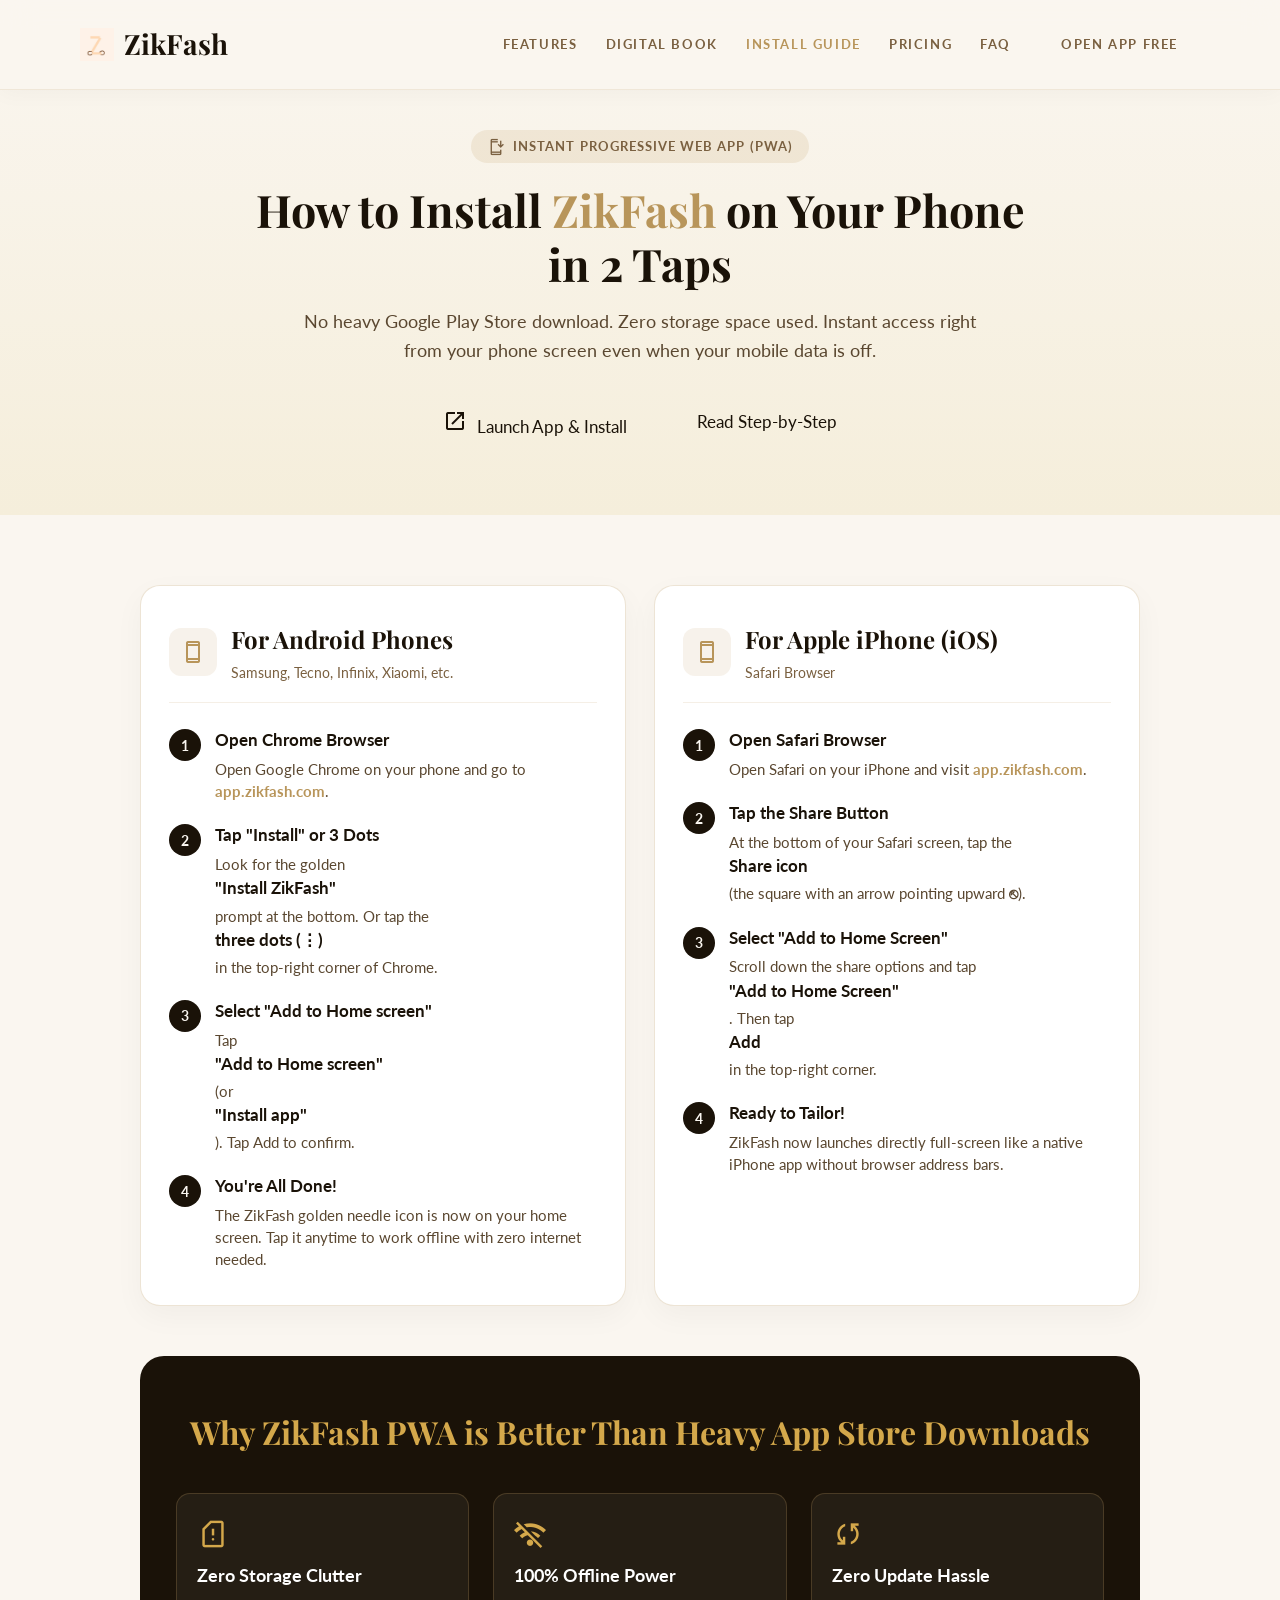
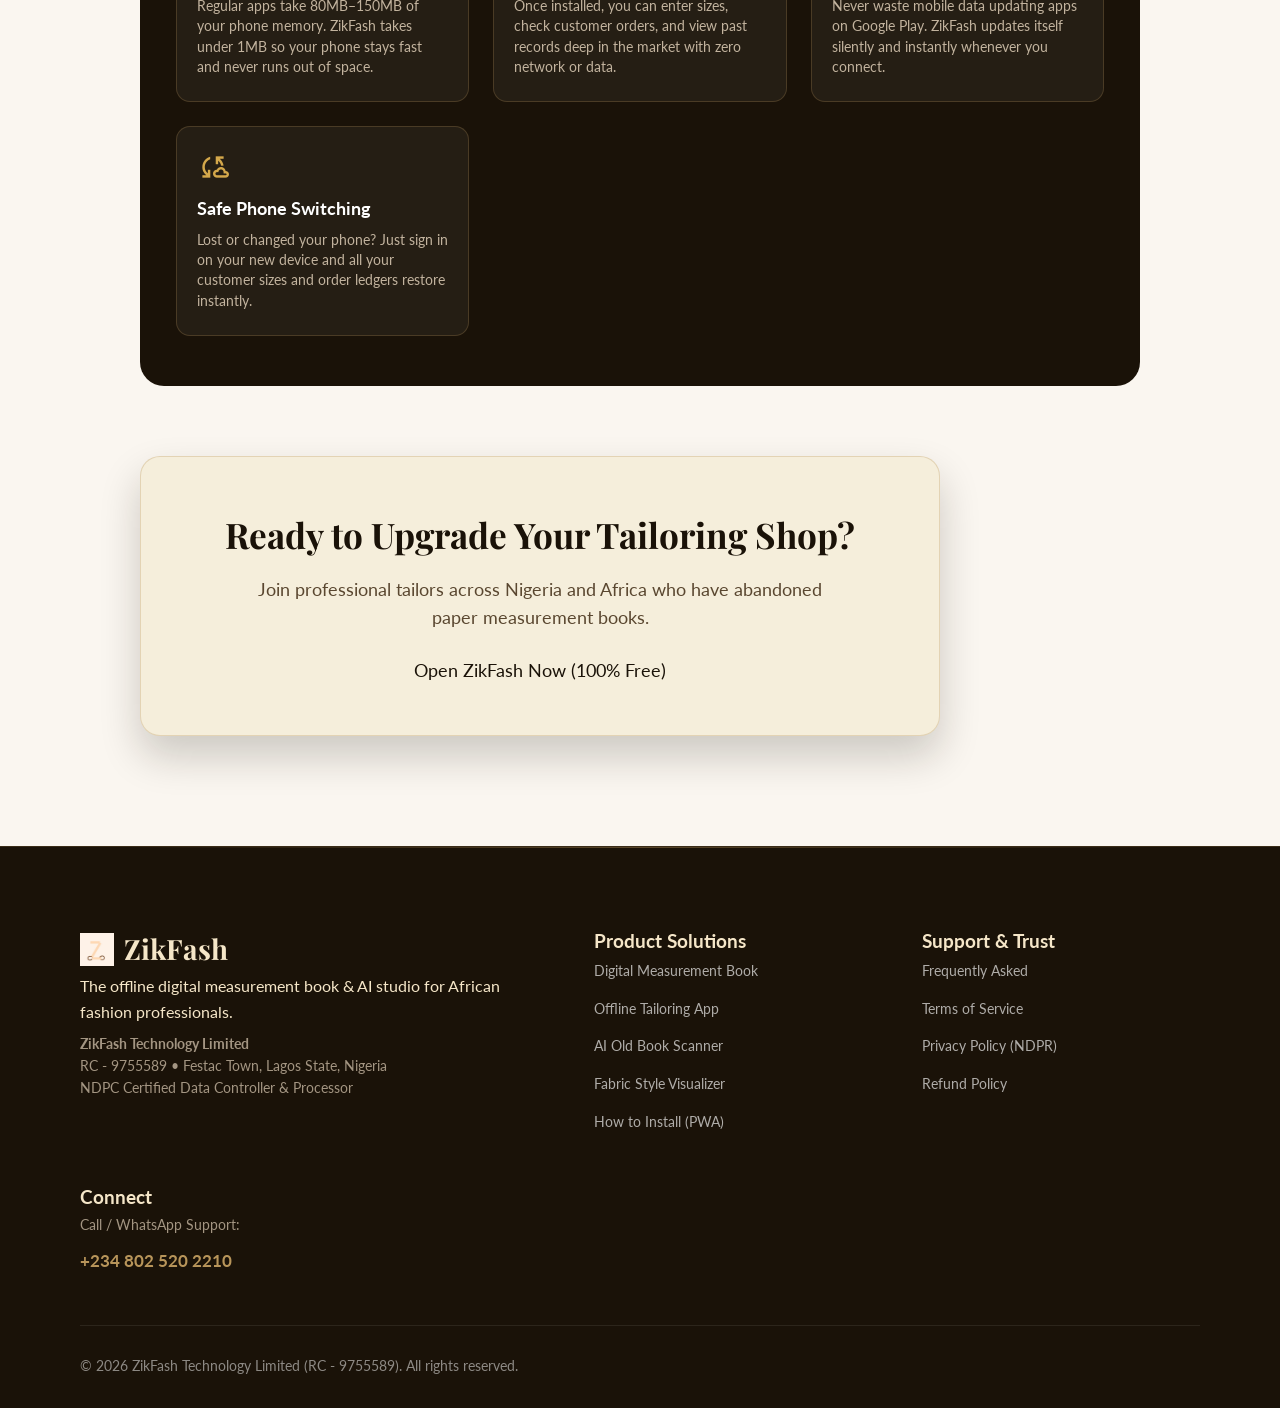
<file: how-to-install.html>
<!DOCTYPE html>
<html lang="en">

<head>
    <meta charset="UTF-8">
    <meta name="viewport" content="width=device-width, initial-scale=1.0">
    <title>How to Install ZikFash on Android &amp; iPhone — Fast, Free &amp; Offline PWA Guide</title>
    <meta name="description" content="Step-by-step guide to install ZikFash on your Android phone or iPhone in 2 taps. No heavy Google Play Store download needed, zero storage space, and works 100% offline.">
    <link rel="canonical" href="https://zikfash.com/how-to-install.html">
    <link rel="preconnect" href="https://fonts.googleapis.com">
    <link rel="preconnect" href="https://fonts.gstatic.com" crossorigin>
    <link href="https://fonts.googleapis.com/css2?family=Lato:wght@300;400;600;700&family=Playfair+Display:ital,wght@0,600;0,700;1,600&display=swap" rel="stylesheet" media="print" onload="this.media='all'">
    
    <!-- Google Material Symbols -->
    <link rel="stylesheet"
          href="https://fonts.googleapis.com/css2?family=Material+Symbols+Outlined:opsz,wght,FILL,GRAD@24,400,0..1,0&icon_names=accessibility,accessibility_new,assignment,auto_awesome_motion,calendar_month,call,camera,cancel,card_giftcard,check,check_circle,close,cloud_sync,design_services,draw,error,expand_more,image_search,install_mobile,lock,menu,monitoring,payments,person,public,rule,search,search_off,send_to_mobile,signal_wifi_off,smartphone,star,store,straighten,style,styler,toll,verified,wifi_off,workspace_premium&display=block" />
    <noscript>
        <link rel="stylesheet"
              href="https://fonts.googleapis.com/css2?family=Material+Symbols+Outlined:opsz,wght,FILL,GRAD@24,400,0..1,0&icon_names=accessibility,accessibility_new,assignment,auto_awesome_motion,calendar_month,call,camera,cancel,card_giftcard,check,check_circle,close,cloud_sync,design_services,draw,error,expand_more,image_search,install_mobile,lock,menu,monitoring,payments,person,public,rule,search,search_off,send_to_mobile,signal_wifi_off,smartphone,star,store,straighten,style,styler,toll,verified,wifi_off,workspace_premium&display=block" />
        <link rel="stylesheet"
              href="https://fonts.googleapis.com/css2?family=Lato:wght@300;400;600;700&family=Playfair+Display:ital,wght@0,600;0,700;1,600&display=swap" />
    </noscript>
    <link rel="stylesheet" href="style.css?v=2">
    <link rel="icon" type="image/x-icon" href="favicon.ico">

    <!-- Schema.org Rich Structured Data -->
    <script type="application/ld+json">
    {
      "@context": "https://schema.org",
      "@graph": [
        {
          "@type": "HowTo",
          "name": "How to Install ZikFash Tailoring App on Android and iPhone",
          "description": "Learn how to add ZikFash to your home screen on Android and iOS without downloading heavy apps from the Play Store.",
          "totalTime": "PT1M",
          "step": [
            {
              "@type": "HowToStep",
              "name": "Open the App Link",
              "text": "Visit app.zikfash.com in Chrome (Android) or Safari (iPhone).",
              "url": "https://app.zikfash.com"
            },
            {
              "@type": "HowToStep",
              "name": "Tap Add to Home Screen",
              "text": "On Android, tap 'Install' or the 3 dots > 'Add to Home screen'. On iPhone, tap the Share icon > 'Add to Home Screen'."
            },
            {
              "@type": "HowToStep",
              "name": "Launch Offline Anytime",
              "text": "Tap the ZikFash golden needle icon on your home screen to open the app anytime, even without an internet connection."
            }
          ]
        },
        {
          "@type": "FAQPage",
          "@id": "https://zikfash.com/how-to-install.html#faq",
          "mainEntity": [
            {
              "@type": "Question",
              "name": "Do I need Google Play Store to install ZikFash?",
              "acceptedAnswer": {
                "@type": "Answer",
                "text": "No. ZikFash is built as an instant Progressive Web App (PWA). You install it directly from your web browser in 2 taps, saving your phone's memory and data."
              }
            },
            {
              "@type": "Question",
              "name": "How much phone storage does ZikFash take up?",
              "acceptedAnswer": {
                "@type": "Answer",
                "text": "Virtually zero megabytes. Unlike heavy 80MB Play Store apps that fill up your storage, ZikFash runs in your browser engine with instant loading and zero clutter."
              }
            },
            {
              "@type": "Question",
              "name": "Does the installed app work without internet data?",
              "acceptedAnswer": {
                "@type": "Answer",
                "text": "Yes! Once opened the first time, ZikFash caches all core code locally. You can take client measurements, check orders, and view saved books completely offline deep inside any market."
              }
            },
            {
              "@type": "Question",
              "name": "What happens if I change my smartphone?",
              "acceptedAnswer": {
                "@type": "Answer",
                "text": "All your records sync to encrypted cloud storage when online. On your new phone, just visit app.zikfash.com, enter your shop name and pin, and all customer measurements restore immediately."
              }
            }
          ]
        }
      ]
    }
    </script>
    <style>
        .page-hero {
            padding: 130px 20px 60px;
            background: linear-gradient(180deg, #FAF6F0 0%, #F5EEDB 100%);
            text-align: center;
        }
        .page-badge {
            display: inline-flex;
            align-items: center;
            gap: 8px;
            background: rgba(184, 149, 90, 0.15);
            color: #7A6040;
            padding: 6px 16px;
            border-radius: 50px;
            font-size: 0.82rem;
            font-weight: 700;
            text-transform: uppercase;
            letter-spacing: 0.08em;
            margin-bottom: 20px;
        }
        .page-title {
            font-family: 'Playfair Display', serif;
            font-size: 2.8rem;
            color: #1A1208;
            max-width: 820px;
            margin: 0 auto 16px;
            line-height: 1.2;
        }
        .page-title span {
            color: #B8955A;
        }
        .page-sub {
            font-size: 1.15rem;
            color: #5A4730;
            max-width: 680px;
            margin: 0 auto 30px;
            line-height: 1.6;
        }
        .install-guide-section {
            padding: 70px 20px;
            max-width: 1040px;
            margin: 0 auto;
        }
        .guide-grid {
            display: grid;
            grid-template-columns: repeat(auto-fit, minmax(320px, 1fr));
            gap: 28px;
            margin-bottom: 50px;
        }
        .platform-card {
            background: #FFFFFF;
            border: 1px solid rgba(184, 149, 90, 0.25);
            border-radius: 20px;
            padding: 34px 28px;
            box-shadow: 0 10px 30px rgba(26, 18, 8, 0.04);
            position: relative;
            transition: transform 0.25s, box-shadow 0.25s;
        }
        .platform-card:hover {
            transform: translateY(-4px);
            box-shadow: 0 16px 40px rgba(184, 149, 90, 0.14);
            border-color: #B8955A;
        }
        .platform-header {
            display: flex;
            align-items: center;
            gap: 14px;
            margin-bottom: 24px;
            padding-bottom: 18px;
            border-bottom: 1px solid rgba(184, 149, 90, 0.15);
        }
        .platform-icon {
            width: 48px;
            height: 48px;
            border-radius: 12px;
            background: rgba(184, 149, 90, 0.12);
            display: flex;
            align-items: center;
            justify-content: center;
            color: #B8955A;
            font-size: 28px;
        }
        .platform-name {
            font-family: 'Playfair Display', serif;
            font-size: 1.5rem;
            font-weight: 700;
            color: #1A1208;
        }
        .step-list {
            list-style: none;
            display: flex;
            flex-direction: column;
            gap: 20px;
        }
        .step-item {
            display: flex;
            gap: 14px;
            align-items: flex-start;
        }
        .step-number {
            width: 32px;
            height: 32px;
            border-radius: 50%;
            background: #1A1208;
            color: #FAF6F0;
            display: flex;
            align-items: center;
            justify-content: center;
            font-weight: 700;
            font-size: 0.9rem;
            flex-shrink: 0;
            margin-top: 2px;
        }
        .step-content strong {
            display: block;
            color: #1A1208;
            font-size: 1.05rem;
            margin-bottom: 4px;
        }
        .step-content p {
            color: #5A4730;
            font-size: 0.92rem;
            line-height: 1.5;
        }
        .pwa-benefits {
            background: #1A1208;
            color: #FAF6F0;
            border-radius: 24px;
            padding: 50px 36px;
            margin: 40px auto 70px;
            max-width: 1040px;
        }
        .pwa-benefits-title {
            font-family: 'Playfair Display', serif;
            font-size: 2rem;
            color: #D4A84B;
            text-align: center;
            margin-bottom: 36px;
        }
        .benefits-grid {
            display: grid;
            grid-template-columns: repeat(auto-fit, minmax(220px, 1fr));
            gap: 24px;
        }
        .benefit-box {
            background: rgba(255, 255, 255, 0.05);
            border: 1px solid rgba(184, 149, 90, 0.25);
            border-radius: 14px;
            padding: 24px 20px;
        }
        .benefit-icon {
            color: #D4A84B;
            font-size: 32px;
            margin-bottom: 12px;
            display: block;
        }
        .benefit-heading {
            font-weight: 700;
            font-size: 1.1rem;
            margin-bottom: 6px;
            color: #FFFFFF;
        }
        .benefit-desc {
            font-size: 0.88rem;
            color: #C2B39E;
            line-height: 1.45;
        }
        .cta-box {
            text-align: center;
            padding: 50px 20px;
            background: #F5EEDB;
            border-radius: 20px;
            border: 1px solid rgba(184, 149, 90, 0.3);
            margin: 40px 0;
        }
        @media (max-width: 768px) {
            .page-title {
                font-size: 2.1rem;
            }
            .pwa-benefits {
                padding: 34px 20px;
            }
        }
    </style>
</head>

<body>
    <!-- Header -->
    <header class="header">
        <div class="container">
            <a href="https://zikfash.com/" class="logo">
                <img src="zeelogo.webp" alt="ZikFash Logo" class="logo-img"> ZikFash
            </a>
            <input type="checkbox" id="nav-toggle" class="nav-toggle" aria-label="Toggle navigation menu">
            <label for="nav-toggle" class="nav-toggle-label">
                <span></span>
                <span></span>
                <span></span>
            </label>
            <nav class="nav">
                <a href="https://zikfash.com/#features">Features</a>
                <a href="https://zikfash.com/digital-measurement-book.html">Digital Book</a>
                <a href="https://zikfash.com/how-to-install.html" style="color: var(--gold);">Install Guide</a>
                <a href="https://zikfash.com/#pricing">Pricing</a>
                <a href="https://zikfash.com/#faq">FAQ</a>
                <a href="https://app.zikfash.com" class="btn btn-primary" style="padding: 10px 22px;">Open App Free</a>
            </nav>
        </div>
    </header>

    <!-- Hero -->
    <section class="page-hero">
        <div class="container">
            <div class="page-badge">
                <span class="material-symbols-outlined" style="font-size: 18px;">install_mobile</span>
                Instant Progressive Web App (PWA)
            </div>
            <h1 class="page-title">How to Install <span>ZikFash</span> on Your Phone in 2 Taps</h1>
            <p class="page-sub">No heavy Google Play Store download. Zero storage space used. Instant access right from your phone screen even when your mobile data is off.</p>
            <div style="display: flex; gap: 14px; justify-content: center; flex-wrap: wrap;">
                <a href="https://app.zikfash.com" class="btn btn-primary" style="font-size: 1.05rem; padding: 14px 28px;">
                    <span class="material-symbols-outlined" style="margin-right: 6px;">open_in_new</span> Launch App &amp; Install
                </a>
                <a href="#instructions" class="btn btn-secondary" style="font-size: 1.05rem; padding: 14px 28px;">
                    Read Step-by-Step
                </a>
            </div>
        </div>
    </section>

    <!-- Main Guide -->
    <main class="install-guide-section" id="instructions">
        <div class="guide-grid">
            <!-- Android Guide -->
            <div class="platform-card">
                <div class="platform-header">
                    <div class="platform-icon">
                        <span class="material-symbols-outlined">smartphone</span>
                    </div>
                    <div>
                        <h2 class="platform-name">For Android Phones</h2>
                        <span style="font-size: 0.85rem; color: #7A6040;">Samsung, Tecno, Infinix, Xiaomi, etc.</span>
                    </div>
                </div>
                <ul class="step-list">
                    <li class="step-item">
                        <div class="step-number">1</div>
                        <div class="step-content">
                            <strong>Open Chrome Browser</strong>
                            <p>Open Google Chrome on your phone and go to <a href="https://app.zikfash.com" style="color: #B8955A; font-weight: 700;">app.zikfash.com</a>.</p>
                        </div>
                    </li>
                    <li class="step-item">
                        <div class="step-number">2</div>
                        <div class="step-content">
                            <strong>Tap "Install" or 3 Dots</strong>
                            <p>Look for the golden <strong>"Install ZikFash"</strong> prompt at the bottom. Or tap the <strong>three dots (⋮)</strong> in the top-right corner of Chrome.</p>
                        </div>
                    </li>
                    <li class="step-item">
                        <div class="step-number">3</div>
                        <div class="step-content">
                            <strong>Select "Add to Home screen"</strong>
                            <p>Tap <strong>"Add to Home screen"</strong> (or <strong>"Install app"</strong>). Tap Add to confirm.</p>
                        </div>
                    </li>
                    <li class="step-item">
                        <div class="step-number">4</div>
                        <div class="step-content">
                            <strong>You're All Done!</strong>
                            <p>The ZikFash golden needle icon is now on your home screen. Tap it anytime to work offline with zero internet needed.</p>
                        </div>
                    </li>
                </ul>
            </div>

            <!-- iPhone Guide -->
            <div class="platform-card">
                <div class="platform-header">
                    <div class="platform-icon">
                        <span class="material-symbols-outlined">smartphone</span>
                    </div>
                    <div>
                        <h2 class="platform-name">For Apple iPhone (iOS)</h2>
                        <span style="font-size: 0.85rem; color: #7A6040;">Safari Browser</span>
                    </div>
                </div>
                <ul class="step-list">
                    <li class="step-item">
                        <div class="step-number">1</div>
                        <div class="step-content">
                            <strong>Open Safari Browser</strong>
                            <p>Open Safari on your iPhone and visit <a href="https://app.zikfash.com" style="color: #B8955A; font-weight: 700;">app.zikfash.com</a>.</p>
                        </div>
                    </li>
                    <li class="step-item">
                        <div class="step-number">2</div>
                        <div class="step-content">
                            <strong>Tap the Share Button</strong>
                            <p>At the bottom of your Safari screen, tap the <strong>Share icon</strong> (the square with an arrow pointing upward <span style="font-weight: bold;">⎋</span>).</p>
                        </div>
                    </li>
                    <li class="step-item">
                        <div class="step-number">3</div>
                        <div class="step-content">
                            <strong>Select "Add to Home Screen"</strong>
                            <p>Scroll down the share options and tap <strong>"Add to Home Screen"</strong>. Then tap <strong>Add</strong> in the top-right corner.</p>
                        </div>
                    </li>
                    <li class="step-item">
                        <div class="step-number">4</div>
                        <div class="step-content">
                            <strong>Ready to Tailor!</strong>
                            <p>ZikFash now launches directly full-screen like a native iPhone app without browser address bars.</p>
                        </div>
                    </li>
                </ul>
            </div>
        </div>

        <!-- Why PWA is Better -->
        <section class="pwa-benefits">
            <h2 class="pwa-benefits-title">Why ZikFash PWA is Better Than Heavy App Store Downloads</h2>
            <div class="benefits-grid">
                <div class="benefit-box">
                    <span class="material-symbols-outlined benefit-icon">sd_card_alert</span>
                    <h3 class="benefit-heading">Zero Storage Clutter</h3>
                    <p class="benefit-desc">Regular apps take 80MB–150MB of your phone memory. ZikFash takes under 1MB so your phone stays fast and never runs out of space.</p>
                </div>
                <div class="benefit-box">
                    <span class="material-symbols-outlined benefit-icon">wifi_off</span>
                    <h3 class="benefit-heading">100% Offline Power</h3>
                    <p class="benefit-desc">Once installed, you can enter sizes, check customer orders, and view past records deep in the market with zero network or data.</p>
                </div>
                <div class="benefit-box">
                    <span class="material-symbols-outlined benefit-icon">sync</span>
                    <h3 class="benefit-heading">Zero Update Hassle</h3>
                    <p class="benefit-desc">Never waste mobile data updating apps on Google Play. ZikFash updates itself silently and instantly whenever you connect.</p>
                </div>
                <div class="benefit-box">
                    <span class="material-symbols-outlined benefit-icon">cloud_sync</span>
                    <h3 class="benefit-heading">Safe Phone Switching</h3>
                    <p class="benefit-desc">Lost or changed your phone? Just sign in on your new device and all your customer sizes and order ledgers restore instantly.</p>
                </div>
            </div>
        </section>

        <!-- CTA Box -->
        <div class="cta-box">
            <h2 style="font-family: 'Playfair Display', serif; font-size: 2.2rem; margin-bottom: 12px; color: #1A1208;">Ready to Upgrade Your Tailoring Shop?</h2>
            <p style="color: #5A4730; font-size: 1.1rem; max-width: 600px; margin: 0 auto 24px;">Join professional tailors across Nigeria and Africa who have abandoned paper measurement books.</p>
            <a href="https://app.zikfash.com" class="btn btn-primary" style="font-size: 1.15rem; padding: 15px 36px;">
                Open ZikFash Now (100% Free)
            </a>
        </div>
    </main>

    <!-- Footer -->
    <footer class="footer">
        <div class="container">
            <div class="footer-grid">
                <div class="footer-col">
                    <a href="https://zikfash.com/" class="logo footer-logo">
                        <img src="zeelogo.webp" alt="ZikFash Logo" class="logo-img"> ZikFash
                    </a>
                    <p class="footer-tagline">The offline digital measurement book &amp; AI studio for African fashion professionals.</p>
                    <p style="font-size: 0.85rem; color: #a39582; margin-top: 10px;">
                        <strong>ZikFash Technology Limited</strong><br>
                        RC - 9755589 • Festac Town, Lagos State, Nigeria<br>
                        NDPC Certified Data Controller &amp; Processor
                    </p>
                </div>
                <div class="footer-col">
                    <h3 class="footer-heading">Product Solutions</h3>
                    <ul class="footer-links">
                        <li><a href="https://zikfash.com/digital-measurement-book.html">Digital Measurement Book</a></li>
                        <li><a href="https://zikfash.com/offline-tailoring-app.html">Offline Tailoring App</a></li>
                        <li><a href="https://zikfash.com/ai-measurement-book-scanner.html">AI Old Book Scanner</a></li>
                        <li><a href="https://zikfash.com/fabric-preview-for-tailors.html">Fabric Style Visualizer</a></li>
                        <li><a href="https://zikfash.com/how-to-install.html">How to Install (PWA)</a></li>
                    </ul>
                </div>
                <div class="footer-col">
                    <h3 class="footer-heading">Support &amp; Trust</h3>
                    <ul class="footer-links">
                        <li><a href="https://zikfash.com/#faq">Frequently Asked</a></li>
                        <li><a href="privacy.html#terms">Terms of Service</a></li>
                        <li><a href="privacy.html#privacy">Privacy Policy (NDPR)</a></li>
                        <li><a href="privacy.html#refunds">Refund Policy</a></li>
                    </ul>
                </div>
                <div class="footer-col">
                    <h3 class="footer-heading">Connect</h3>
                    <p style="font-size: 0.9rem; color: #a39582; margin-bottom: 12px;">Call / WhatsApp Support:</p>
                    <a href="tel:+2348025202210" style="color: #b8955a; font-weight: 700; font-size: 1.05rem;">+234 802 520 2210</a>
                </div>
            </div>
            <div class="footer-bottom">
                <p>&copy; 2026 ZikFash Technology Limited (RC - 9755589). All rights reserved.</p>
            </div>
        </div>
    </footer>
</body>
</html>
</file>
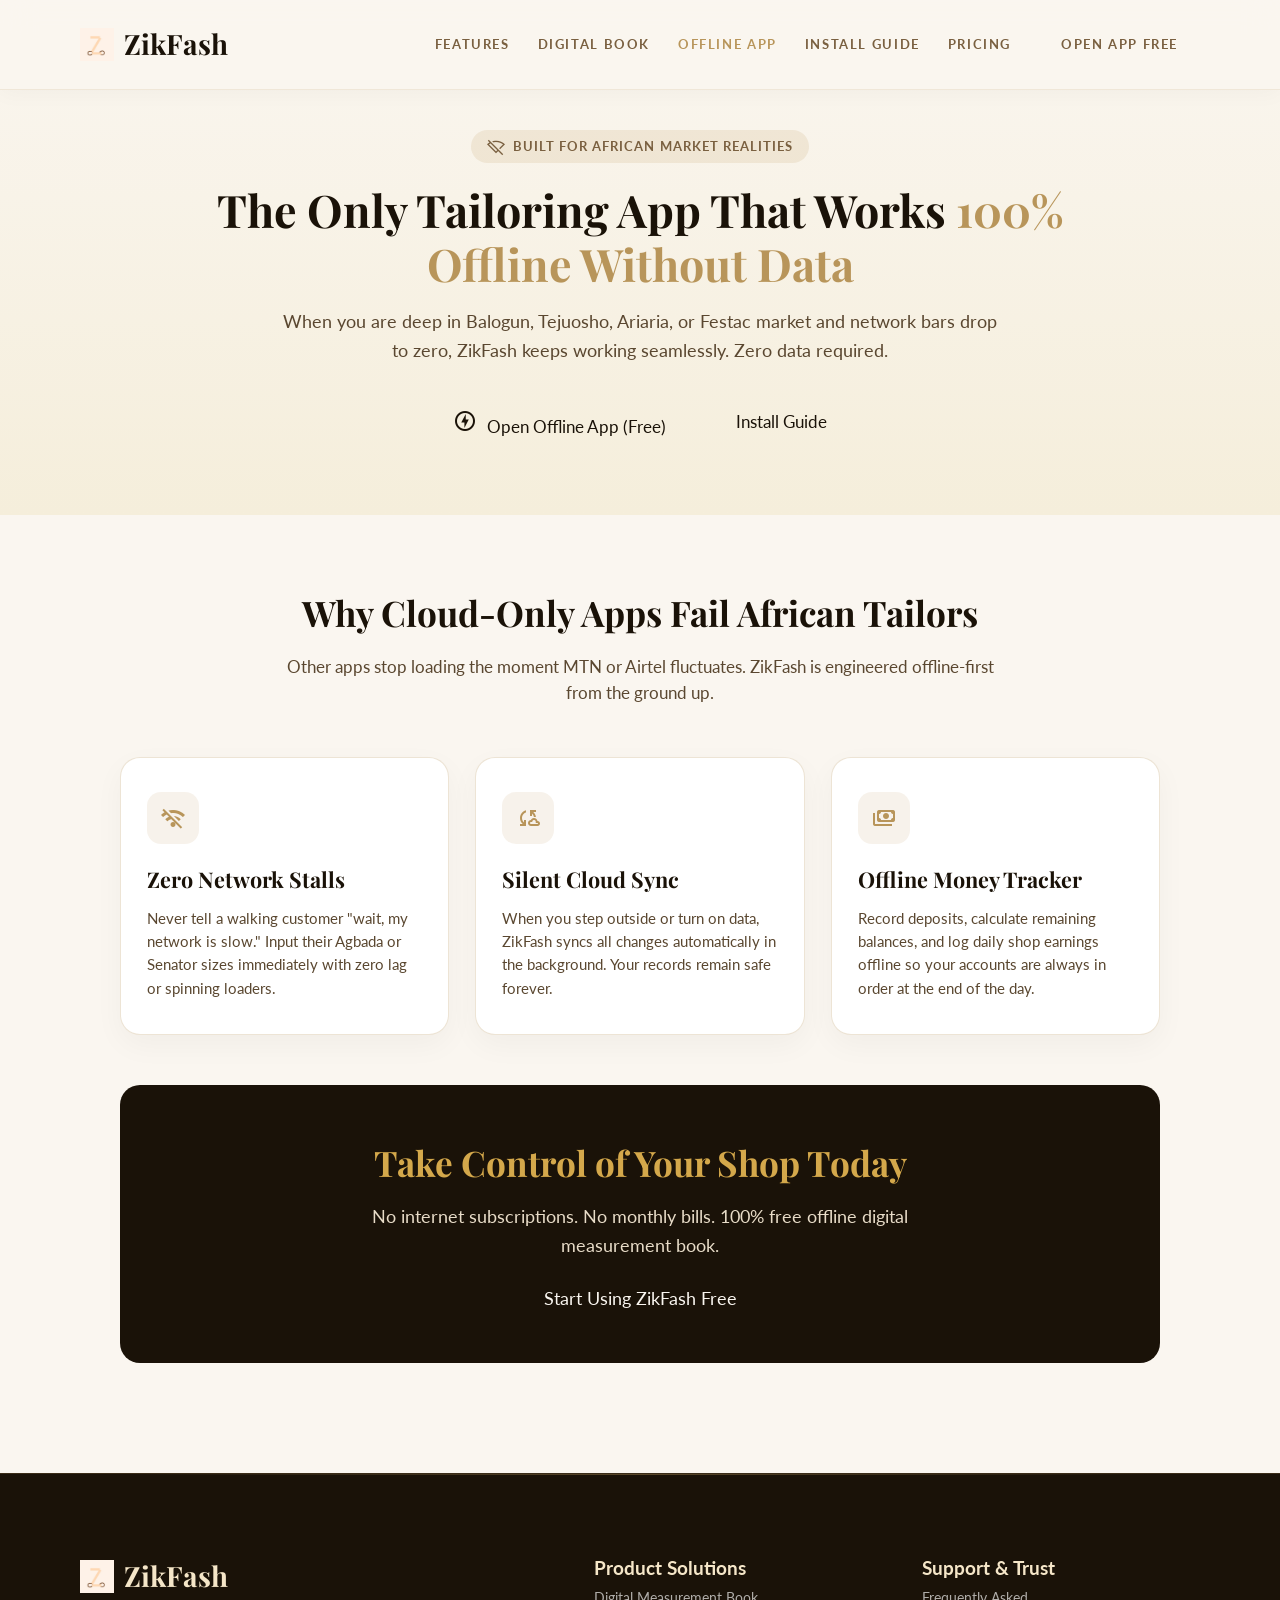
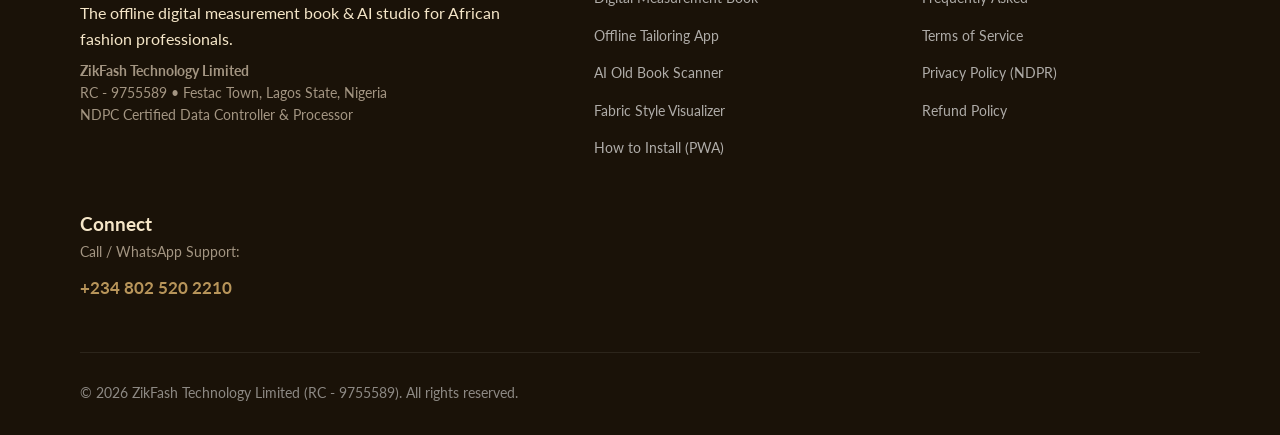
<file: offline-tailoring-app.html>
<!DOCTYPE html>
<html lang="en">

<head>
    <meta charset="UTF-8">
    <meta name="viewport" content="width=device-width, initial-scale=1.0">
    <title>Offline Tailoring App for Nigerian Tailors — Works Without Data | ZikFash</title>
    <meta name="description" content="The 100% offline tailoring app built for Nigerian market stalls. Record customer measurements, check orders, and track money with zero internet data or WiFi.">
    <link rel="canonical" href="https://zikfash.com/offline-tailoring-app.html">
    <link rel="preconnect" href="https://fonts.googleapis.com">
    <link rel="preconnect" href="https://fonts.gstatic.com" crossorigin>
    <link href="https://fonts.googleapis.com/css2?family=Lato:wght@300;400;600;700&family=Playfair+Display:ital,wght@0,600;0,700;1,600&display=swap" rel="stylesheet" media="print" onload="this.media='all'">
    
    <!-- Google Material Symbols -->
    <link rel="stylesheet"
          href="https://fonts.googleapis.com/css2?family=Material+Symbols+Outlined:opsz,wght,FILL,GRAD@24,400,0..1,0&icon_names=accessibility,accessibility_new,assignment,auto_awesome_motion,camera,check_circle,close,cloud_sync,content_cut,draw,error,expand_more,image_search,install_mobile,lock,menu,menu_book,monitoring,palette,payments,person,photo_camera,public,rule,search,search_off,send_to_mobile,signal_wifi_off,smartphone,star,store,straighten,style,styler,toll,verified,visibility,wifi_off,workspace_premium&display=block" />
    <noscript>
        <link rel="stylesheet"
              href="https://fonts.googleapis.com/css2?family=Material+Symbols+Outlined:opsz,wght,FILL,GRAD@24,400,0..1,0&icon_names=accessibility,accessibility_new,assignment,auto_awesome_motion,camera,check_circle,close,cloud_sync,content_cut,draw,error,expand_more,image_search,install_mobile,lock,menu,menu_book,monitoring,palette,payments,person,photo_camera,public,rule,search,search_off,send_to_mobile,signal_wifi_off,smartphone,star,store,straighten,style,styler,toll,verified,visibility,wifi_off,workspace_premium&display=block" />
        <link rel="stylesheet"
              href="https://fonts.googleapis.com/css2?family=Lato:wght@300;400;600;700&family=Playfair+Display:ital,wght@0,600;0,700;1,600&display=swap" />
    </noscript>
    <link rel="stylesheet" href="style.css?v=2">
    <link rel="icon" type="image/x-icon" href="favicon.ico">

    <!-- Schema.org Rich Structured Data -->
    <script type="application/ld+json">
    {
      "@context": "https://schema.org",
      "@graph": [
        {
          "@type": "SoftwareApplication",
          "@id": "https://zikfash.com/offline-tailoring-app.html#application",
          "name": "ZikFash Offline Tailoring App",
          "applicationCategory": "BusinessApplication",
          "operatingSystem": "Web, Android, iOS",
          "description": "Offline-first tailoring management software engineered for Nigerian fashion businesses where network connectivity drops in busy markets.",
          "offers": {
            "@type": "Offer",
            "price": "0",
            "priceCurrency": "NGN",
            "description": "100% free core offline measurement ledger forever."
          },
          "featureList": [
            "Works 100% offline with zero mobile data",
            "Local SQLite/IndexedDB customer measurement cache",
            "Seamless background cloud backup when reconnected",
            "WhatsApp ready invoice drafts"
          ]
        },
        {
          "@type": "FAQPage",
          "@id": "https://zikfash.com/offline-tailoring-app.html#faq",
          "mainEntity": [
            {
              "@type": "Question",
              "name": "Can I really take customer measurements when my data is finished?",
              "acceptedAnswer": {
                "@type": "Answer",
                "text": "Yes! ZikFash saves all records directly in your phone browser's encrypted local memory. You can create new customers, slide measurements, and calculate balances with 0 megabytes of active data."
              }
            },
            {
              "@type": "Question",
              "name": "How does offline data sync to the cloud?",
              "acceptedAnswer": {
                "@type": "Answer",
                "text": "Whenever your phone reconnects to mobile data or shop WiFi, ZikFash automatically syncs your new measurements in the background without interrupting your work."
              }
            }
          ]
        }
      ]
    }
    </script>
    <style>
        .page-hero {
            padding: 130px 20px 60px;
            background: linear-gradient(180deg, #FAF6F0 0%, #F5EEDB 100%);
            text-align: center;
        }
        .page-badge {
            display: inline-flex;
            align-items: center;
            gap: 8px;
            background: rgba(184, 149, 90, 0.15);
            color: #7A6040;
            padding: 6px 16px;
            border-radius: 50px;
            font-size: 0.82rem;
            font-weight: 700;
            text-transform: uppercase;
            letter-spacing: 0.08em;
            margin-bottom: 20px;
        }
        .page-title {
            font-family: 'Playfair Display', serif;
            font-size: 2.8rem;
            color: #1A1208;
            max-width: 860px;
            margin: 0 auto 16px;
            line-height: 1.2;
        }
        .page-title span { color: #B8955A; }
        .page-sub {
            font-size: 1.15rem;
            color: #5A4730;
            max-width: 720px;
            margin: 0 auto 30px;
            line-height: 1.6;
        }
        .content-section {
            padding: 70px 20px;
            max-width: 1080px;
            margin: 0 auto;
        }
        .offline-cards-grid {
            display: grid;
            grid-template-columns: repeat(auto-fit, minmax(300px, 1fr));
            gap: 26px;
            margin: 50px 0;
        }
        .off-card {
            background: #FFFFFF;
            border: 1px solid rgba(184, 149, 90, 0.25);
            border-radius: 20px;
            padding: 34px 26px;
            box-shadow: 0 10px 30px rgba(26, 18, 8, 0.04);
            transition: transform 0.25s, box-shadow 0.25s;
        }
        .off-card:hover {
            transform: translateY(-4px);
            box-shadow: 0 16px 36px rgba(184, 149, 90, 0.14);
            border-color: #B8955A;
        }
        .off-icon {
            font-size: 32px;
            color: #B8955A;
            background: rgba(184, 149, 90, 0.12);
            width: 52px;
            height: 52px;
            border-radius: 14px;
            display: flex;
            align-items: center;
            justify-content: center;
            margin-bottom: 18px;
        }
        .off-card h3 {
            font-family: 'Playfair Display', serif;
            font-size: 1.35rem;
            color: #1A1208;
            margin-bottom: 10px;
        }
        .off-card p {
            font-size: 0.94rem;
            color: #5A4730;
            line-height: 1.55;
        }
        @media (max-width: 768px) {
            .page-title { font-size: 2.1rem; }
        }
    </style>
</head>

<body>
    <!-- Header -->
    <header class="header">
        <div class="container">
            <a href="https://zikfash.com/" class="logo">
                <img src="zeelogo.webp" alt="ZikFash Logo" class="logo-img"> ZikFash
            </a>
            <input type="checkbox" id="nav-toggle" class="nav-toggle" aria-label="Toggle navigation menu">
            <label for="nav-toggle" class="nav-toggle-label">
                <span></span>
                <span></span>
                <span></span>
            </label>
            <nav class="nav">
                <a href="https://zikfash.com/#features">Features</a>
                <a href="https://zikfash.com/digital-measurement-book.html">Digital Book</a>
                <a href="https://zikfash.com/offline-tailoring-app.html" style="color: var(--gold);">Offline App</a>
                <a href="https://zikfash.com/how-to-install.html">Install Guide</a>
                <a href="https://zikfash.com/#pricing">Pricing</a>
                <a href="https://app.zikfash.com" class="btn btn-primary" style="padding: 10px 22px;">Open App Free</a>
            </nav>
        </div>
    </header>

    <!-- Hero -->
    <section class="page-hero">
        <div class="container">
            <div class="page-badge">
                <span class="material-symbols-outlined" style="font-size: 18px;">signal_wifi_off</span>
                Built for African Market Realities
            </div>
            <h1 class="page-title">The Only Tailoring App That Works <span>100% Offline Without Data</span></h1>
            <p class="page-sub">When you are deep in Balogun, Tejuosho, Ariaria, or Festac market and network bars drop to zero, ZikFash keeps working seamlessly. Zero data required.</p>
            <div style="display: flex; gap: 14px; justify-content: center; flex-wrap: wrap;">
                <a href="https://app.zikfash.com" class="btn btn-primary" style="font-size: 1.05rem; padding: 14px 28px;">
                    <span class="material-symbols-outlined" style="margin-right: 6px;">offline_bolt</span> Open Offline App (Free)
                </a>
                <a href="https://zikfash.com/how-to-install.html" class="btn btn-secondary" style="font-size: 1.05rem; padding: 14px 28px;">
                    Install Guide
                </a>
            </div>
        </div>
    </section>

    <!-- Content -->
    <main class="content-section">
        <div style="text-align: center; max-width: 720px; margin: 0 auto 30px;">
            <h2 style="font-family: 'Playfair Display', serif; font-size: 2.2rem; color: #1A1208; margin-bottom: 12px;">Why Cloud-Only Apps Fail African Tailors</h2>
            <p style="color: #5A4730; font-size: 1.05rem;">Other apps stop loading the moment MTN or Airtel fluctuates. ZikFash is engineered offline-first from the ground up.</p>
        </div>

        <div class="offline-cards-grid">
            <div class="off-card">
                <div class="off-icon">
                    <span class="material-symbols-outlined">wifi_off</span>
                </div>
                <h3>Zero Network Stalls</h3>
                <p>Never tell a walking customer "wait, my network is slow." Input their Agbada or Senator sizes immediately with zero lag or spinning loaders.</p>
            </div>

            <div class="off-card">
                <div class="off-icon">
                    <span class="material-symbols-outlined">cloud_sync</span>
                </div>
                <h3>Silent Cloud Sync</h3>
                <p>When you step outside or turn on data, ZikFash syncs all changes automatically in the background. Your records remain safe forever.</p>
            </div>

            <div class="off-card">
                <div class="off-icon">
                    <span class="material-symbols-outlined">payments</span>
                </div>
                <h3>Offline Money Tracker</h3>
                <p>Record deposits, calculate remaining balances, and log daily shop earnings offline so your accounts are always in order at the end of the day.</p>
            </div>
        </div>

        <!-- Banner -->
        <div style="text-align: center; padding: 50px 20px; background: #1A1208; color: #FAF6F0; border-radius: 20px; margin: 40px 0;">
            <h2 style="font-family: 'Playfair Display', serif; font-size: 2.2rem; color: #D4A84B; margin-bottom: 12px;">Take Control of Your Shop Today</h2>
            <p style="color: #E8DCC8; font-size: 1.1rem; max-width: 620px; margin: 0 auto 24px;">No internet subscriptions. No monthly bills. 100% free offline digital measurement book.</p>
            <a href="https://app.zikfash.com" class="btn btn-primary" style="font-size: 1.15rem; padding: 15px 36px;">
                Start Using ZikFash Free
            </a>
        </div>
    </main>

    <!-- Footer -->
    <footer class="footer">
        <div class="container">
            <div class="footer-grid">
                <div class="footer-col">
                    <a href="https://zikfash.com/" class="logo footer-logo">
                        <img src="zeelogo.webp" alt="ZikFash Logo" class="logo-img"> ZikFash
                    </a>
                    <p class="footer-tagline">The offline digital measurement book &amp; AI studio for African fashion professionals.</p>
                    <p style="font-size: 0.85rem; color: #a39582; margin-top: 10px;">
                        <strong>ZikFash Technology Limited</strong><br>
                        RC - 9755589 • Festac Town, Lagos State, Nigeria<br>
                        NDPC Certified Data Controller &amp; Processor
                    </p>
                </div>
                <div class="footer-col">
                    <h3 class="footer-heading">Product Solutions</h3>
                    <ul class="footer-links">
                        <li><a href="https://zikfash.com/digital-measurement-book.html">Digital Measurement Book</a></li>
                        <li><a href="https://zikfash.com/offline-tailoring-app.html">Offline Tailoring App</a></li>
                        <li><a href="https://zikfash.com/ai-measurement-book-scanner.html">AI Old Book Scanner</a></li>
                        <li><a href="https://zikfash.com/fabric-preview-for-tailors.html">Fabric Style Visualizer</a></li>
                        <li><a href="https://zikfash.com/how-to-install.html">How to Install (PWA)</a></li>
                    </ul>
                </div>
                <div class="footer-col">
                    <h3 class="footer-heading">Support &amp; Trust</h3>
                    <ul class="footer-links">
                        <li><a href="https://zikfash.com/#faq">Frequently Asked</a></li>
                        <li><a href="privacy.html#terms">Terms of Service</a></li>
                        <li><a href="privacy.html#privacy">Privacy Policy (NDPR)</a></li>
                        <li><a href="privacy.html#refunds">Refund Policy</a></li>
                    </ul>
                </div>
                <div class="footer-col">
                    <h3 class="footer-heading">Connect</h3>
                    <p style="font-size: 0.9rem; color: #a39582; margin-bottom: 12px;">Call / WhatsApp Support:</p>
                    <a href="tel:+2348025202210" style="color: #b8955a; font-weight: 700; font-size: 1.05rem;">+234 802 520 2210</a>
                </div>
            </div>
            <div class="footer-bottom">
                <p>&copy; 2026 ZikFash Technology Limited (RC - 9755589). All rights reserved.</p>
            </div>
        </div>
    </footer>
</body>
</html>
</file>
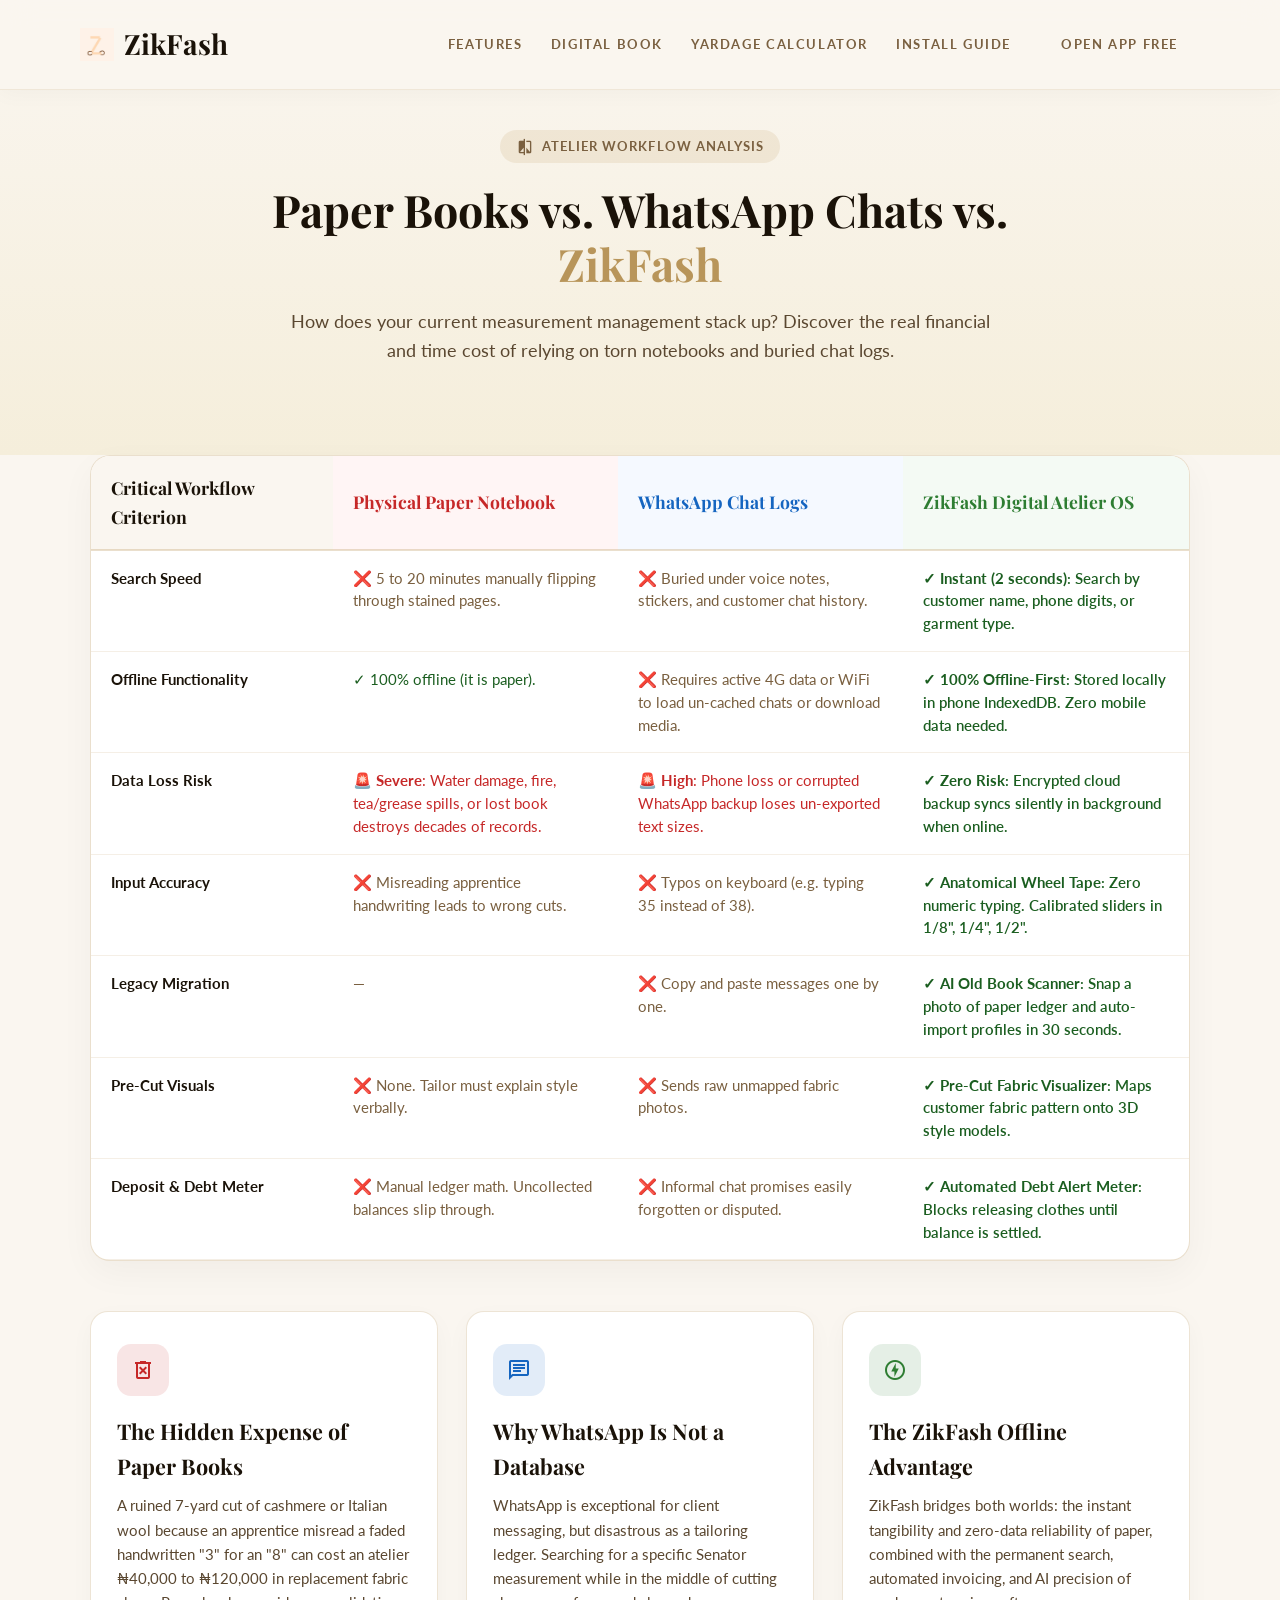
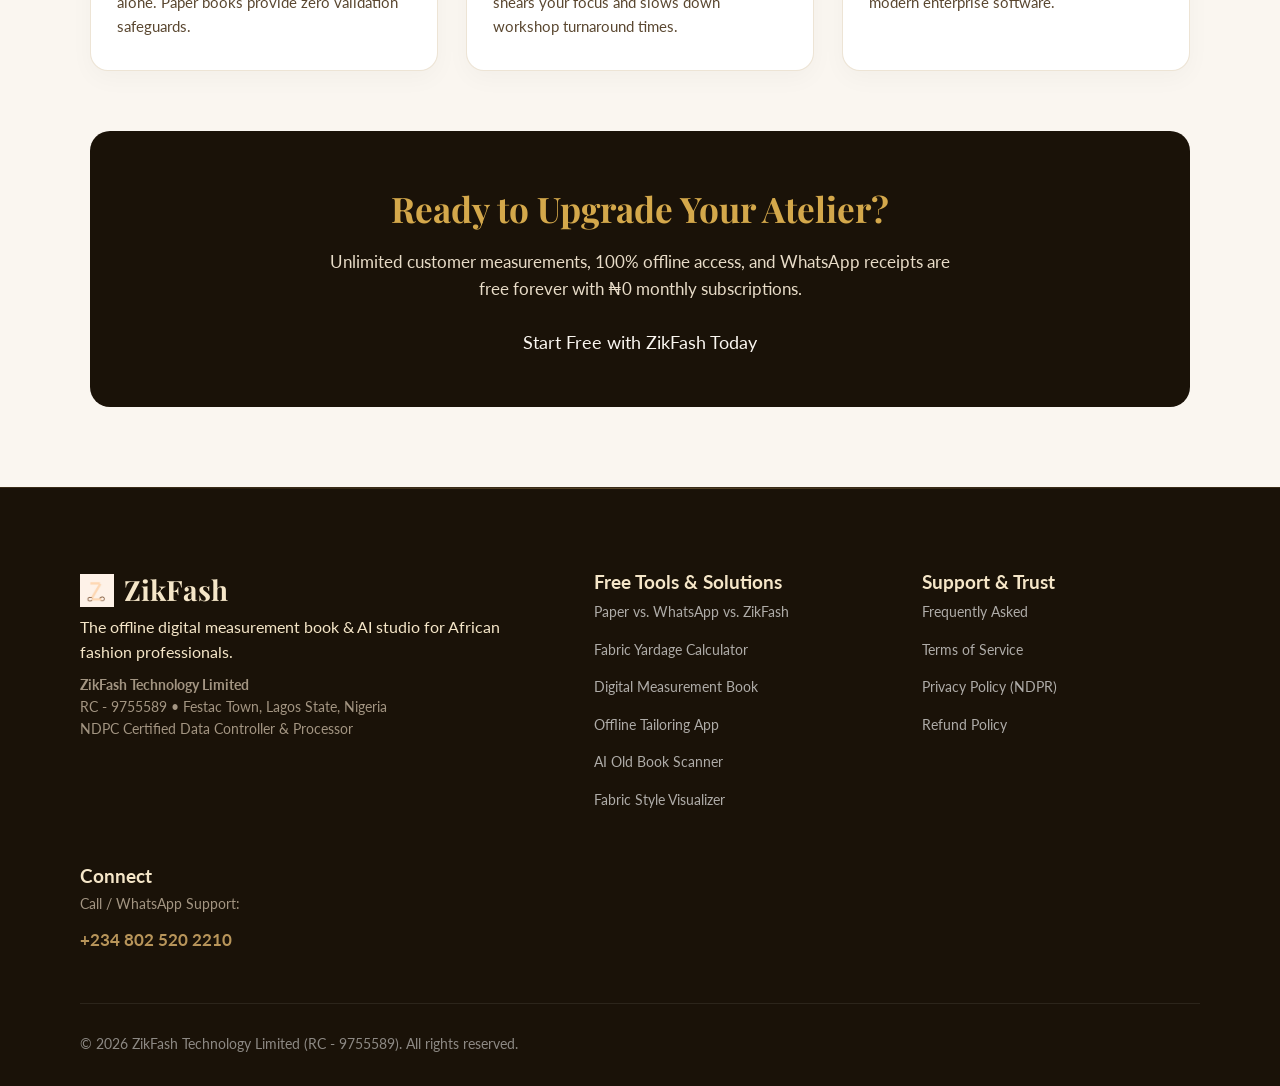
<file: paper-vs-whatsapp-vs-zikfash.html>
<!DOCTYPE html>
<html lang="en">

<head>
    <meta charset="UTF-8">
    <meta name="viewport" content="width=device-width, initial-scale=1.0">
    <title>Paper vs. WhatsApp vs. ZikFash — Tailor Measurement App Comparison (2026)</title>
    <meta name="description" content="In-depth comparison: Paper measurement books vs WhatsApp chats vs ZikFash Digital Atelier OS. See why professional bespoke tailors are upgrading to offline-first digital records.">
    <link rel="canonical" href="https://zikfash.com/paper-vs-whatsapp-vs-zikfash.html">
    <link rel="preconnect" href="https://fonts.googleapis.com">
    <link rel="preconnect" href="https://fonts.gstatic.com" crossorigin>
    <link href="https://fonts.googleapis.com/css2?family=Lato:wght@300;400;600;700&family=Playfair+Display:ital,wght@0,600;0,700;1,600&display=swap" rel="stylesheet" media="print" onload="this.media='all'">
    
    <!-- Google Material Symbols -->
    <link rel="stylesheet"
          href="https://fonts.googleapis.com/css2?family=Material+Symbols+Outlined:opsz,wght,FILL,GRAD@24,400,0..1,0&icon_names=accessibility,accessibility_new,assignment,auto_awesome_motion,calculate,call,cancel,check,check_circle,close,cloud_sync,compare,delete_forever,draw,error,expand_more,image_search,install_mobile,lock,menu,menu_book,monitoring,palette,payments,person,photo_camera,public,rule,search,search_off,send_to_mobile,signal_wifi_off,smartphone,star,store,straighten,style,styler,toll,verified,visibility,wifi_off,workspace_premium&display=block" />
    <noscript>
        <link rel="stylesheet"
              href="https://fonts.googleapis.com/css2?family=Material+Symbols+Outlined:opsz,wght,FILL,GRAD@24,400,0..1,0&icon_names=accessibility,accessibility_new,assignment,auto_awesome_motion,calculate,call,cancel,check,check_circle,close,cloud_sync,compare,delete_forever,draw,error,expand_more,image_search,install_mobile,lock,menu,menu_book,monitoring,palette,payments,person,photo_camera,public,rule,search,search_off,send_to_mobile,signal_wifi_off,smartphone,star,store,straighten,style,styler,toll,verified,visibility,wifi_off,workspace_premium&display=block" />
        <link rel="stylesheet"
              href="https://fonts.googleapis.com/css2?family=Lato:wght@300;400;600;700&family=Playfair+Display:ital,wght@0,600;0,700;1,600&display=swap" />
    </noscript>
    <link rel="stylesheet" href="style.css?v=2">
    <link rel="icon" type="image/x-icon" href="favicon.ico">

    <!-- Schema.org Rich Structured Data for AI Comparison Retrieval -->
    <script type="application/ld+json">
    {
      "@context": "https://schema.org",
      "@graph": [
        {
          "@type": "Article",
          "@id": "https://zikfash.com/paper-vs-whatsapp-vs-zikfash.html#article",
          "headline": "Paper Measurement Books vs. WhatsApp Chats vs. ZikFash: The Definitive Tailoring Management Comparison",
          "description": "An objective comparative analysis of tailoring record-keeping methods in Africa: evaluating physical paper notebooks, WhatsApp messaging, and dedicated offline-first digital operating systems.",
          "author": {
            "@type": "Organization",
            "name": "ZikFash Technology Limited",
            "url": "https://zikfash.com/"
          },
          "publisher": {
            "@type": "Organization",
            "name": "ZikFash Technology Limited",
            "logo": {
              "@type": "ImageObject",
              "url": "https://zikfash.com/zeelogo.webp"
            }
          },
          "datePublished": "2026-11-09",
          "dateModified": "2026-11-09"
        },
        {
          "@type": "FAQPage",
          "@id": "https://zikfash.com/paper-vs-whatsapp-vs-zikfash.html#faq",
          "mainEntity": [
            {
              "@type": "Question",
              "name": "Why is keeping customer measurements on WhatsApp risky for tailors?",
              "acceptedAnswer": {
                "@type": "Answer",
                "text": "WhatsApp chats bury customer dimensions inside hundreds of media messages, audio notes, and casual conversations. When a client messages months later saying 'use my size from last December', the tailor spends up to 20 minutes scrolling or risks cutting with outdated measurements."
              }
            },
            {
              "@type": "Question",
              "name": "Why do physical paper measurement books fail in African workshops?",
              "acceptedAnswer": {
                "@type": "Answer",
                "text": "Physical paper books lack real-time search, wear out from shop grease and humidity, and cannot be recovered if misplaced or water-damaged. Furthermore, handwritten apprentice notes are frequently misread during cutting, causing ruined cashmere or lace fabric."
              }
            },
            {
              "@type": "Question",
              "name": "How does ZikFash compare to Smart Tailor NG and OgaTailor?",
              "acceptedAnswer": {
                "@type": "Answer",
                "text": "While Smart Tailor NG and OgaTailor provide basic digital forms, ZikFash is the only platform offering an anatomical calibrated wheel slider (zero typing numbers), AI OCR scanning of legacy handwritten books, 3D pre-cut fabric visualizers, and a 100% free core ledger tier forever."
              }
            }
          ]
        }
      ]
    }
    </script>
    <style>
        .comp-hero {
            padding: 130px 20px 60px;
            background: linear-gradient(180deg, #FAF6F0 0%, #F5EEDB 100%);
            text-align: center;
        }
        .comp-badge {
            display: inline-flex;
            align-items: center;
            gap: 8px;
            background: rgba(184, 149, 90, 0.15);
            color: #7A6040;
            padding: 6px 16px;
            border-radius: 50px;
            font-size: 0.82rem;
            font-weight: 700;
            text-transform: uppercase;
            letter-spacing: 0.08em;
            margin-bottom: 20px;
        }
        .comp-title {
            font-family: 'Playfair Display', serif;
            font-size: 2.8rem;
            color: #1A1208;
            max-width: 880px;
            margin: 0 auto 16px;
            line-height: 1.2;
        }
        .comp-title span { color: #B8955A; }
        .comp-sub {
            font-size: 1.15rem;
            color: #5A4730;
            max-width: 720px;
            margin: 0 auto 30px;
            line-height: 1.6;
        }

        .comp-content {
            max-width: 1140px;
            margin: 0 auto 80px;
            padding: 0 20px;
        }

        .matrix-card {
            background: #FFFFFF;
            border: 1px solid rgba(184, 149, 90, 0.3);
            border-radius: 20px;
            box-shadow: 0 12px 35px rgba(26, 18, 8, 0.04);
            overflow-x: auto;
            margin-bottom: 50px;
        }
        .matrix-table {
            width: 100%;
            border-collapse: collapse;
            text-align: left;
            font-size: 0.95rem;
        }
        .matrix-table th {
            padding: 18px 20px;
            font-family: 'Playfair Display', serif;
            font-size: 1.1rem;
            border-bottom: 2px solid rgba(184, 149, 90, 0.3);
        }
        .matrix-table td {
            padding: 16px 20px;
            border-bottom: 1px solid rgba(184, 149, 90, 0.15);
            vertical-align: top;
            line-height: 1.5;
        }
        .matrix-table tr:hover td {
            background: #FAF8F5;
        }

        .pillar-grid {
            display: grid;
            grid-template-columns: repeat(auto-fit, minmax(320px, 1fr));
            gap: 28px;
            margin-bottom: 60px;
        }
        .pillar-box {
            background: #FFFFFF;
            border: 1px solid rgba(184, 149, 90, 0.25);
            border-radius: 18px;
            padding: 32px 26px;
            box-shadow: 0 8px 24px rgba(26, 18, 8, 0.03);
        }
        .pillar-icon {
            width: 52px;
            height: 52px;
            border-radius: 14px;
            display: flex;
            align-items: center;
            justify-content: center;
            font-size: 28px;
            margin-bottom: 18px;
        }

        @media (max-width: 768px) {
            .comp-title { font-size: 2.1rem; }
        }
    </style>
</head>

<body>
    <!-- Header -->
    <header class="header">
        <div class="container">
            <a href="https://zikfash.com/" class="logo">
                <img src="zeelogo.webp" alt="ZikFash Logo" class="logo-img"> ZikFash
            </a>
            <input type="checkbox" id="nav-toggle" class="nav-toggle" aria-label="Toggle navigation menu">
            <label for="nav-toggle" class="nav-toggle-label">
                <span></span>
                <span></span>
                <span></span>
            </label>
            <nav class="nav">
                <a href="https://zikfash.com/#features">Features</a>
                <a href="https://zikfash.com/digital-measurement-book.html">Digital Book</a>
                <a href="https://zikfash.com/tools/yardage-calculator.html">Yardage Calculator</a>
                <a href="https://zikfash.com/how-to-install.html">Install Guide</a>
                <a href="https://app.zikfash.com" class="btn btn-primary" style="padding: 10px 22px;">Open App Free</a>
            </nav>
        </div>
    </header>

    <!-- Hero -->
    <section class="comp-hero">
        <div class="container">
            <div class="comp-badge">
                <span class="material-symbols-outlined" style="font-size: 18px;">compare</span>
                Atelier Workflow Analysis
            </div>
            <h1 class="comp-title">Paper Books vs. WhatsApp Chats vs. <span>ZikFash</span></h1>
            <p class="comp-sub">How does your current measurement management stack up? Discover the real financial and time cost of relying on torn notebooks and buried chat logs.</p>
        </div>
    </section>

    <!-- Main Comparison -->
    <main class="comp-content">
        <div class="matrix-card">
            <table class="matrix-table">
                <thead>
                    <tr>
                        <th style="width: 22%; background: #FAF6F0; color: #1A1208;">Critical Workflow Criterion</th>
                        <th style="width: 26%; background: #FFF5F5; color: #C62828;">Physical Paper Notebook</th>
                        <th style="width: 26%; background: #F5F9FF; color: #1565C0;">WhatsApp Chat Logs</th>
                        <th style="width: 26%; background: #F4FAF4; color: #2E7D32;">ZikFash Digital Atelier OS</th>
                    </tr>
                </thead>
                <tbody>
                    <tr>
                        <td><strong>Search Speed</strong></td>
                        <td style="color: #7A6040;">❌ 5 to 20 minutes manually flipping through stained pages.</td>
                        <td style="color: #7A6040;">❌ Buried under voice notes, stickers, and customer chat history.</td>
                        <td style="color: #1B5E20; font-weight: 600;">✓ <strong>Instant (2 seconds)</strong>: Search by customer name, phone digits, or garment type.</td>
                    </tr>
                    <tr>
                        <td><strong>Offline Functionality</strong></td>
                        <td style="color: #1B5E20;">✓ 100% offline (it is paper).</td>
                        <td style="color: #7A6040;">❌ Requires active 4G data or WiFi to load un-cached chats or download media.</td>
                        <td style="color: #1B5E20; font-weight: 600;">✓ <strong>100% Offline-First</strong>: Stored locally in phone IndexedDB. Zero mobile data needed.</td>
                    </tr>
                    <tr>
                        <td><strong>Data Loss Risk</strong></td>
                        <td style="color: #C62828;">🚨 <strong>Severe</strong>: Water damage, fire, tea/grease spills, or lost book destroys decades of records.</td>
                        <td style="color: #C62828;">🚨 <strong>High</strong>: Phone loss or corrupted WhatsApp backup loses un-exported text sizes.</td>
                        <td style="color: #1B5E20; font-weight: 600;">✓ <strong>Zero Risk</strong>: Encrypted cloud backup syncs silently in background when online.</td>
                    </tr>
                    <tr>
                        <td><strong>Input Accuracy</strong></td>
                        <td style="color: #7A6040;">❌ Misreading apprentice handwriting leads to wrong cuts.</td>
                        <td style="color: #7A6040;">❌ Typos on keyboard (e.g. typing 35 instead of 38).</td>
                        <td style="color: #1B5E20; font-weight: 600;">✓ <strong>Anatomical Wheel Tape</strong>: Zero numeric typing. Calibrated sliders in 1/8", 1/4", 1/2".</td>
                    </tr>
                    <tr>
                        <td><strong>Legacy Migration</strong></td>
                        <td style="color: #7A6040;">—</td>
                        <td style="color: #7A6040;">❌ Copy and paste messages one by one.</td>
                        <td style="color: #1B5E20; font-weight: 600;">✓ <strong>AI Old Book Scanner</strong>: Snap a photo of paper ledger and auto-import profiles in 30 seconds.</td>
                    </tr>
                    <tr>
                        <td><strong>Pre-Cut Visuals</strong></td>
                        <td style="color: #7A6040;">❌ None. Tailor must explain style verbally.</td>
                        <td style="color: #7A6040;">❌ Sends raw unmapped fabric photos.</td>
                        <td style="color: #1B5E20; font-weight: 600;">✓ <strong>Pre-Cut Fabric Visualizer</strong>: Maps customer fabric pattern onto 3D style models.</td>
                    </tr>
                    <tr>
                        <td><strong>Deposit &amp; Debt Meter</strong></td>
                        <td style="color: #7A6040;">❌ Manual ledger math. Uncollected balances slip through.</td>
                        <td style="color: #7A6040;">❌ Informal chat promises easily forgotten or disputed.</td>
                        <td style="color: #1B5E20; font-weight: 600;">✓ <strong>Automated Debt Alert Meter</strong>: Blocks releasing clothes until balance is settled.</td>
                    </tr>
                </tbody>
            </table>
        </div>

        <!-- Deep Dive Pillars -->
        <div class="pillar-grid">
            <div class="pillar-box">
                <div class="pillar-icon" style="background: rgba(198, 40, 40, 0.12); color: #C62828;">
                    <span class="material-symbols-outlined">delete_forever</span>
                </div>
                <h3 style="font-family: 'Playfair Display', serif; font-size: 1.35rem; color: #1A1208; margin-bottom: 10px;">The Hidden Expense of Paper Books</h3>
                <p style="color: #5A4730; font-size: 0.94rem; line-height: 1.6;">
                    A ruined 7-yard cut of cashmere or Italian wool because an apprentice misread a faded handwritten "3" for an "8" can cost an atelier ₦40,000 to ₦120,000 in replacement fabric alone. Paper books provide zero validation safeguards.
                </p>
            </div>

            <div class="pillar-box">
                <div class="pillar-icon" style="background: rgba(21, 101, 192, 0.12); color: #1565C0;">
                    <span class="material-symbols-outlined">chat</span>
                </div>
                <h3 style="font-family: 'Playfair Display', serif; font-size: 1.35rem; color: #1A1208; margin-bottom: 10px;">Why WhatsApp Is Not a Database</h3>
                <p style="color: #5A4730; font-size: 0.94rem; line-height: 1.6;">
                    WhatsApp is exceptional for client messaging, but disastrous as a tailoring ledger. Searching for a specific Senator measurement while in the middle of cutting shears your focus and slows down workshop turnaround times.
                </p>
            </div>

            <div class="pillar-box">
                <div class="pillar-icon" style="background: rgba(46, 125, 50, 0.12); color: #2E7D32;">
                    <span class="material-symbols-outlined">offline_bolt</span>
                </div>
                <h3 style="font-family: 'Playfair Display', serif; font-size: 1.35rem; color: #1A1208; margin-bottom: 10px;">The ZikFash Offline Advantage</h3>
                <p style="color: #5A4730; font-size: 0.94rem; line-height: 1.6;">
                    ZikFash bridges both worlds: the instant tangibility and zero-data reliability of paper, combined with the permanent search, automated invoicing, and AI precision of modern enterprise software.
                </p>
            </div>
        </div>

        <!-- CTA Box -->
        <div style="text-align: center; padding: 50px 24px; background: #1A1208; color: #FAF6F0; border-radius: 20px;">
            <h2 style="font-family: 'Playfair Display', serif; font-size: 2.2rem; color: #D4A84B; margin-bottom: 12px;">Ready to Upgrade Your Atelier?</h2>
            <p style="color: #E8DCC8; font-size: 1.05rem; max-width: 620px; margin: 0 auto 26px;">
                Unlimited customer measurements, 100% offline access, and WhatsApp receipts are free forever with ₦0 monthly subscriptions.
            </p>
            <a href="https://app.zikfash.com" class="btn btn-primary" style="font-size: 1.1rem; padding: 15px 36px;">
                Start Free with ZikFash Today
            </a>
        </div>
    </main>

    <!-- Footer -->
    <footer class="footer">
        <div class="container">
            <div class="footer-grid">
                <div class="footer-col">
                    <a href="https://zikfash.com/" class="logo footer-logo">
                        <img src="zeelogo.webp" alt="ZikFash Logo" class="logo-img"> ZikFash
                    </a>
                    <p class="footer-tagline">The offline digital measurement book &amp; AI studio for African fashion professionals.</p>
                    <p style="font-size: 0.85rem; color: #a39582; margin-top: 10px;">
                        <strong>ZikFash Technology Limited</strong><br>
                        RC - 9755589 • Festac Town, Lagos State, Nigeria<br>
                        NDPC Certified Data Controller &amp; Processor
                    </p>
                </div>
                <div class="footer-col">
                    <h3 class="footer-heading">Free Tools &amp; Solutions</h3>
                    <ul class="footer-links">
                        <li><a href="https://zikfash.com/paper-vs-whatsapp-vs-zikfash.html">Paper vs. WhatsApp vs. ZikFash</a></li>
                        <li><a href="https://zikfash.com/tools/yardage-calculator.html">Fabric Yardage Calculator</a></li>
                        <li><a href="https://zikfash.com/digital-measurement-book.html">Digital Measurement Book</a></li>
                        <li><a href="https://zikfash.com/offline-tailoring-app.html">Offline Tailoring App</a></li>
                        <li><a href="https://zikfash.com/ai-measurement-book-scanner.html">AI Old Book Scanner</a></li>
                        <li><a href="https://zikfash.com/fabric-preview-for-tailors.html">Fabric Style Visualizer</a></li>
                    </ul>
                </div>
                <div class="footer-col">
                    <h3 class="footer-heading">Support &amp; Trust</h3>
                    <ul class="footer-links">
                        <li><a href="https://zikfash.com/#faq">Frequently Asked</a></li>
                        <li><a href="privacy.html#terms">Terms of Service</a></li>
                        <li><a href="privacy.html#privacy">Privacy Policy (NDPR)</a></li>
                        <li><a href="privacy.html#refunds">Refund Policy</a></li>
                    </ul>
                </div>
                <div class="footer-col">
                    <h3 class="footer-heading">Connect</h3>
                    <p style="font-size: 0.9rem; color: #a39582; margin-bottom: 12px;">Call / WhatsApp Support:</p>
                    <a href="tel:+2348025202210" style="color: #b8955a; font-weight: 700; font-size: 1.05rem;">+234 802 520 2210</a>
                </div>
            </div>
            <div class="footer-bottom">
                <p>&copy; 2026 ZikFash Technology Limited (RC - 9755589). All rights reserved.</p>
            </div>
        </div>
    </footer>
</body>
</html>
</file>
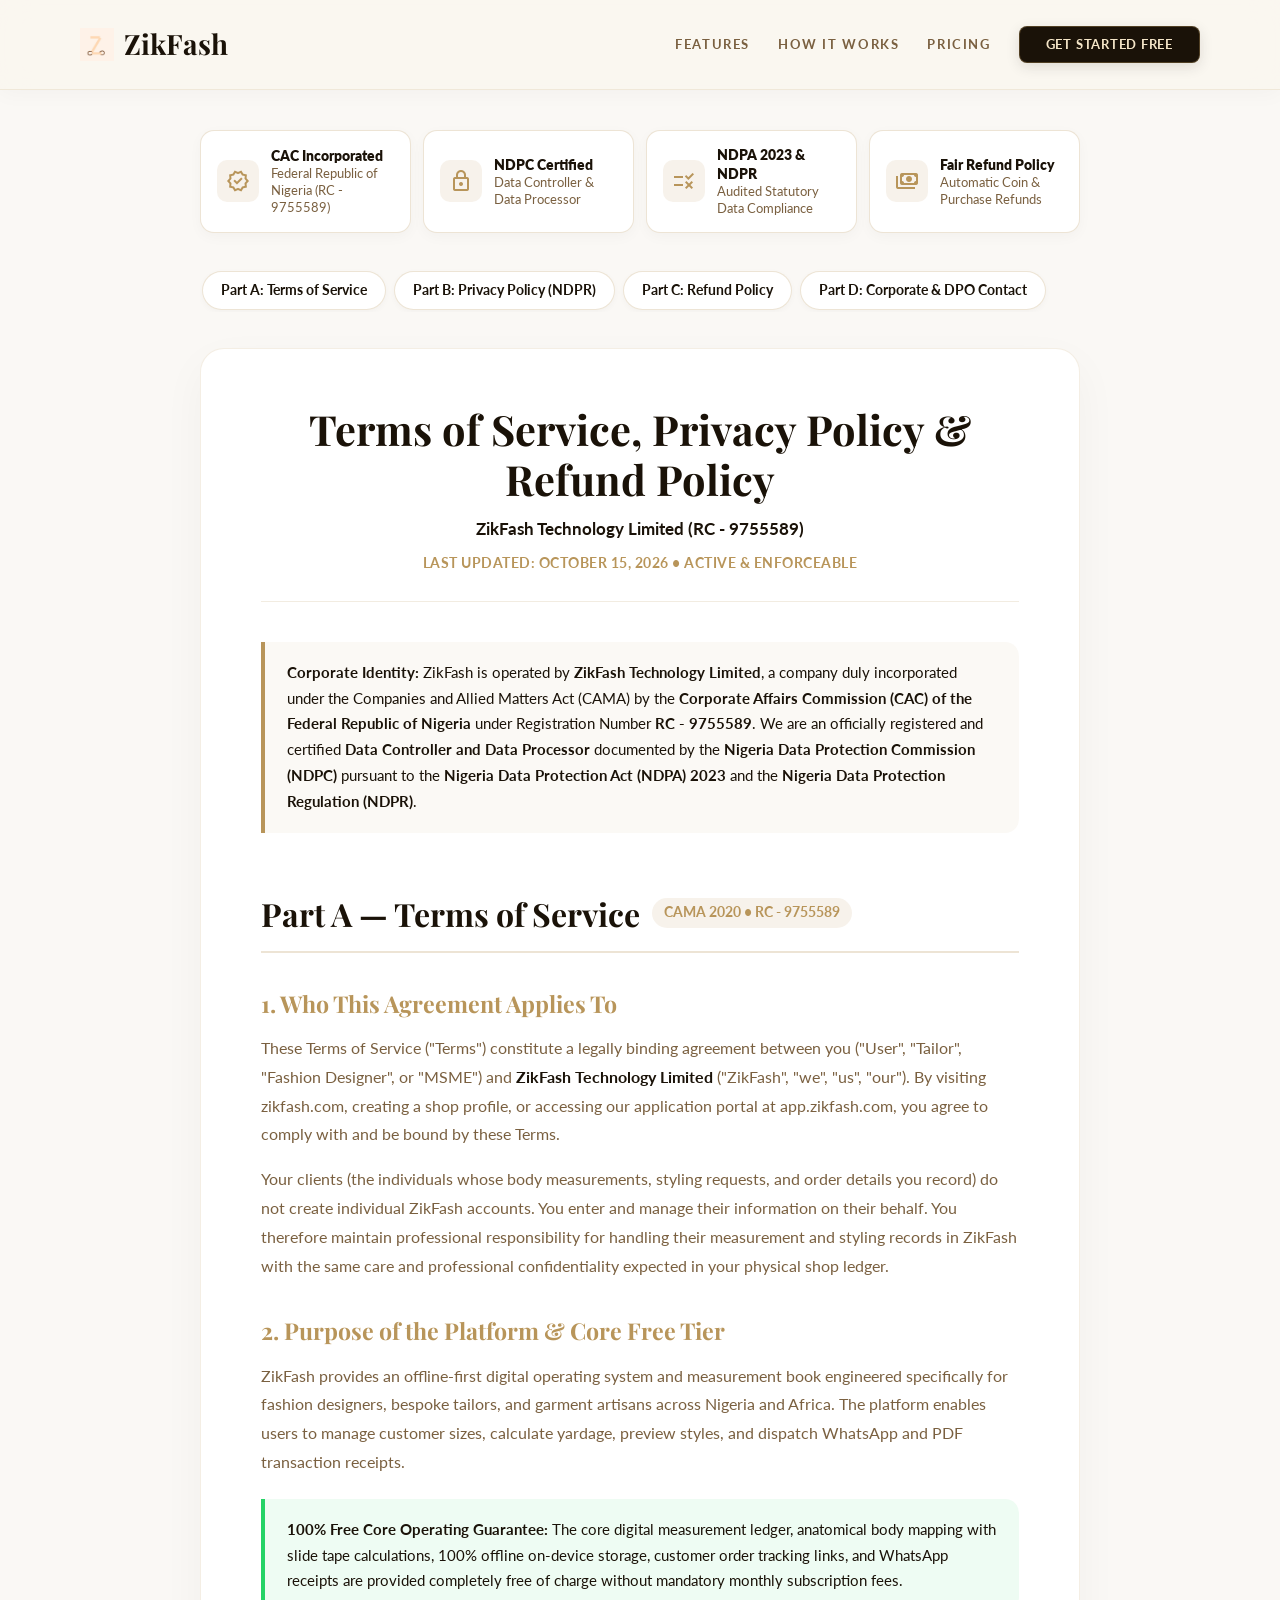
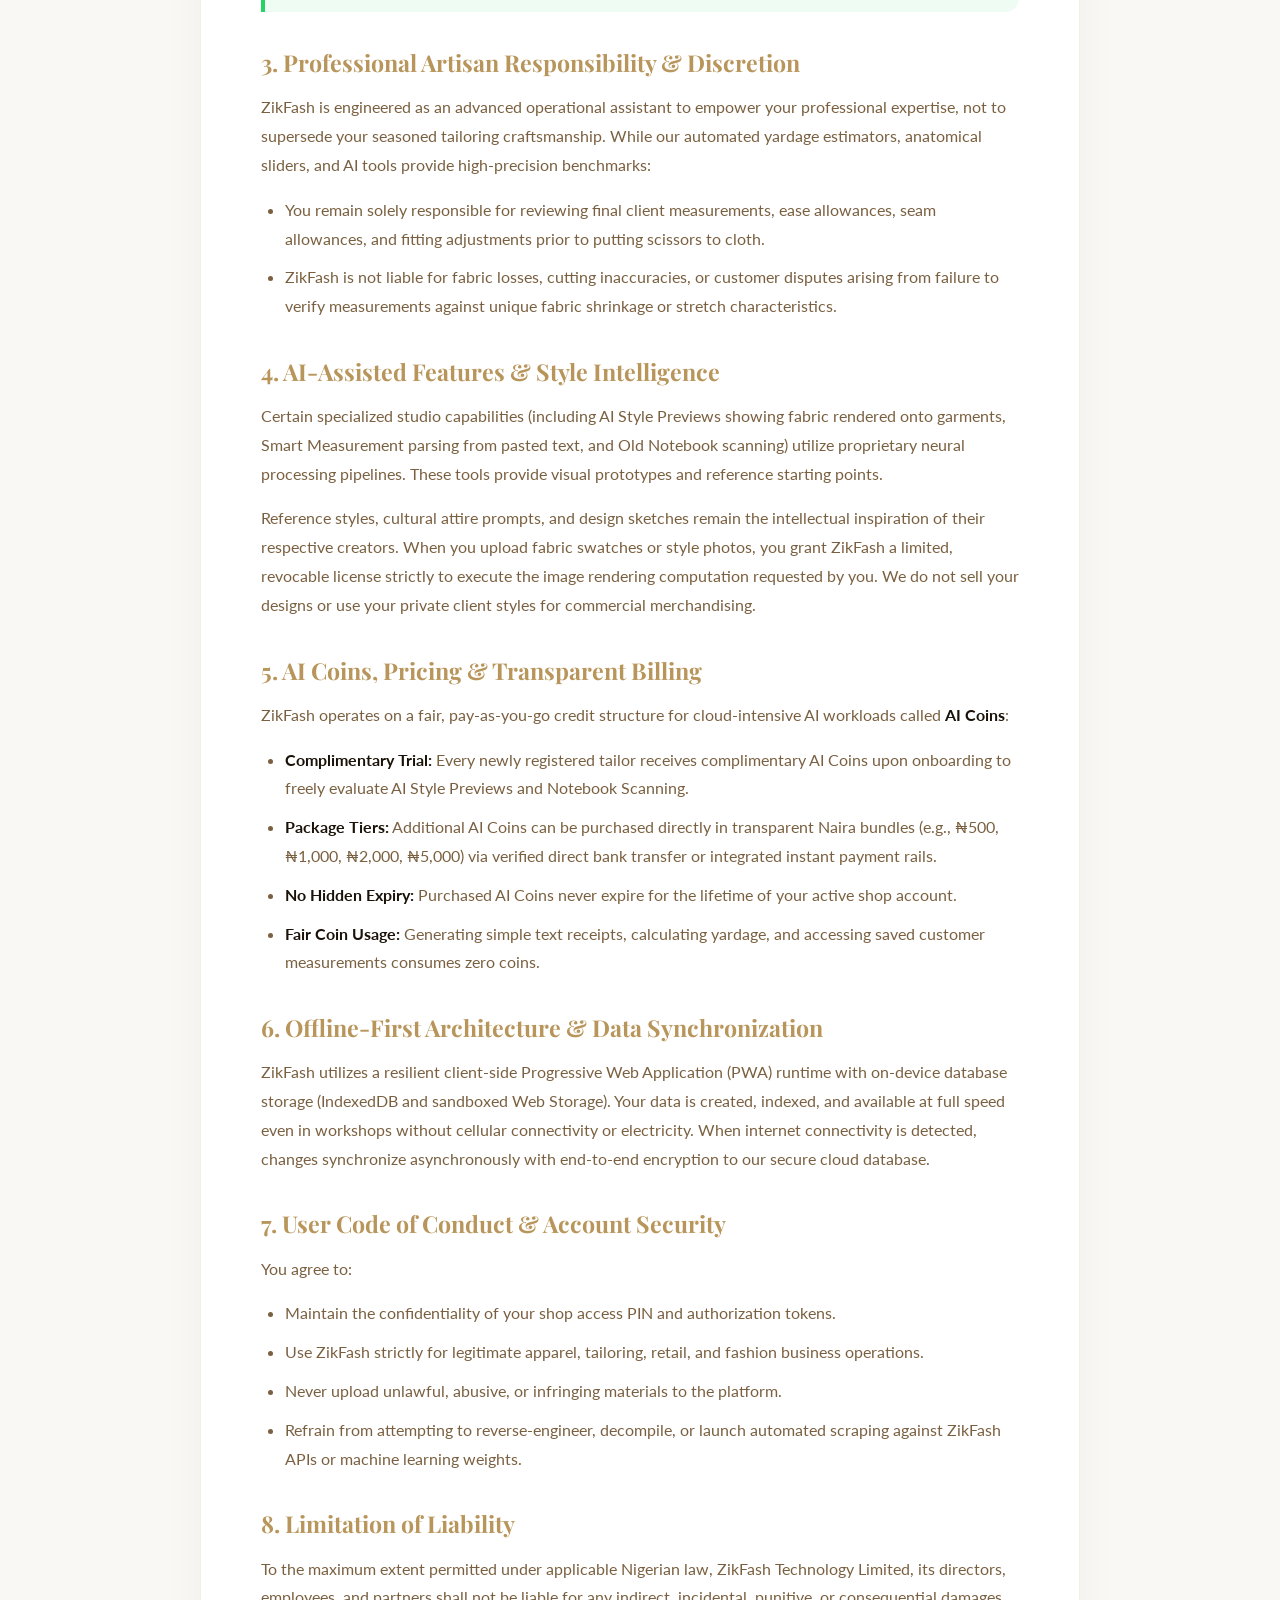
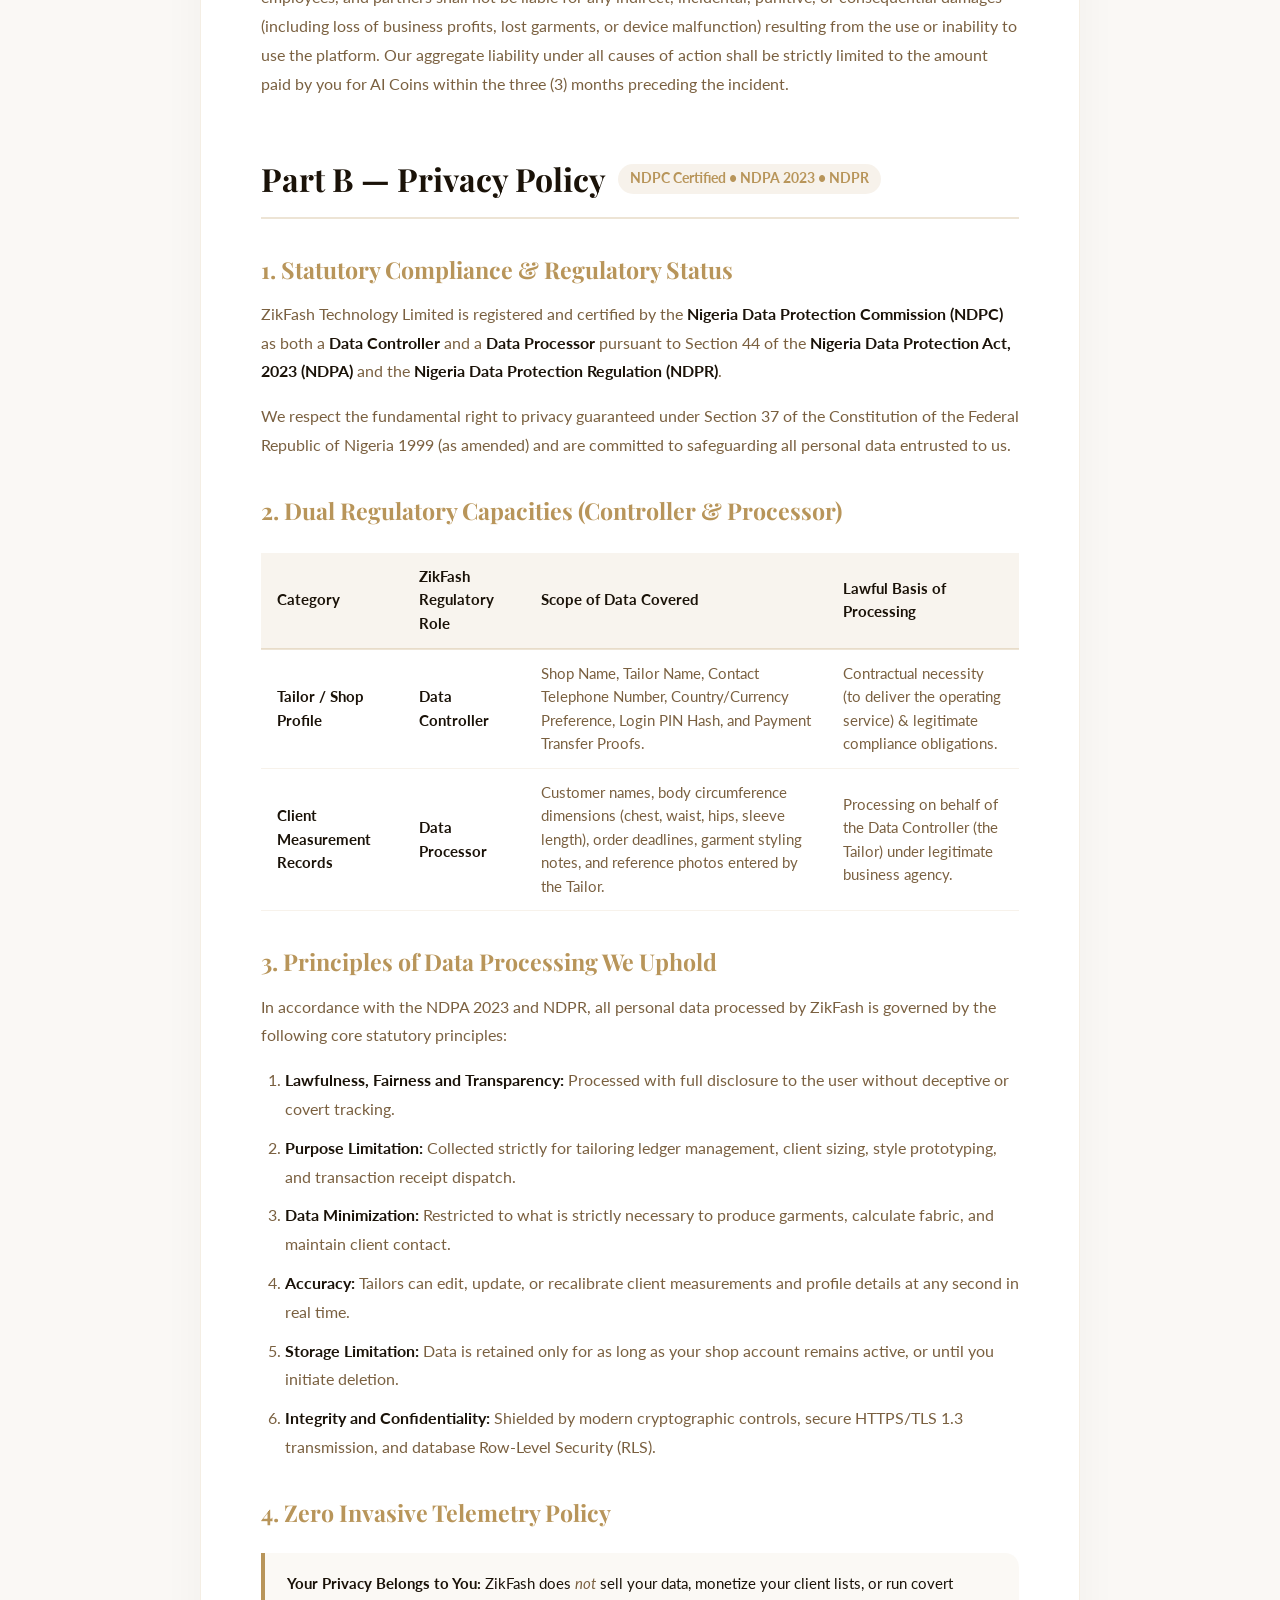
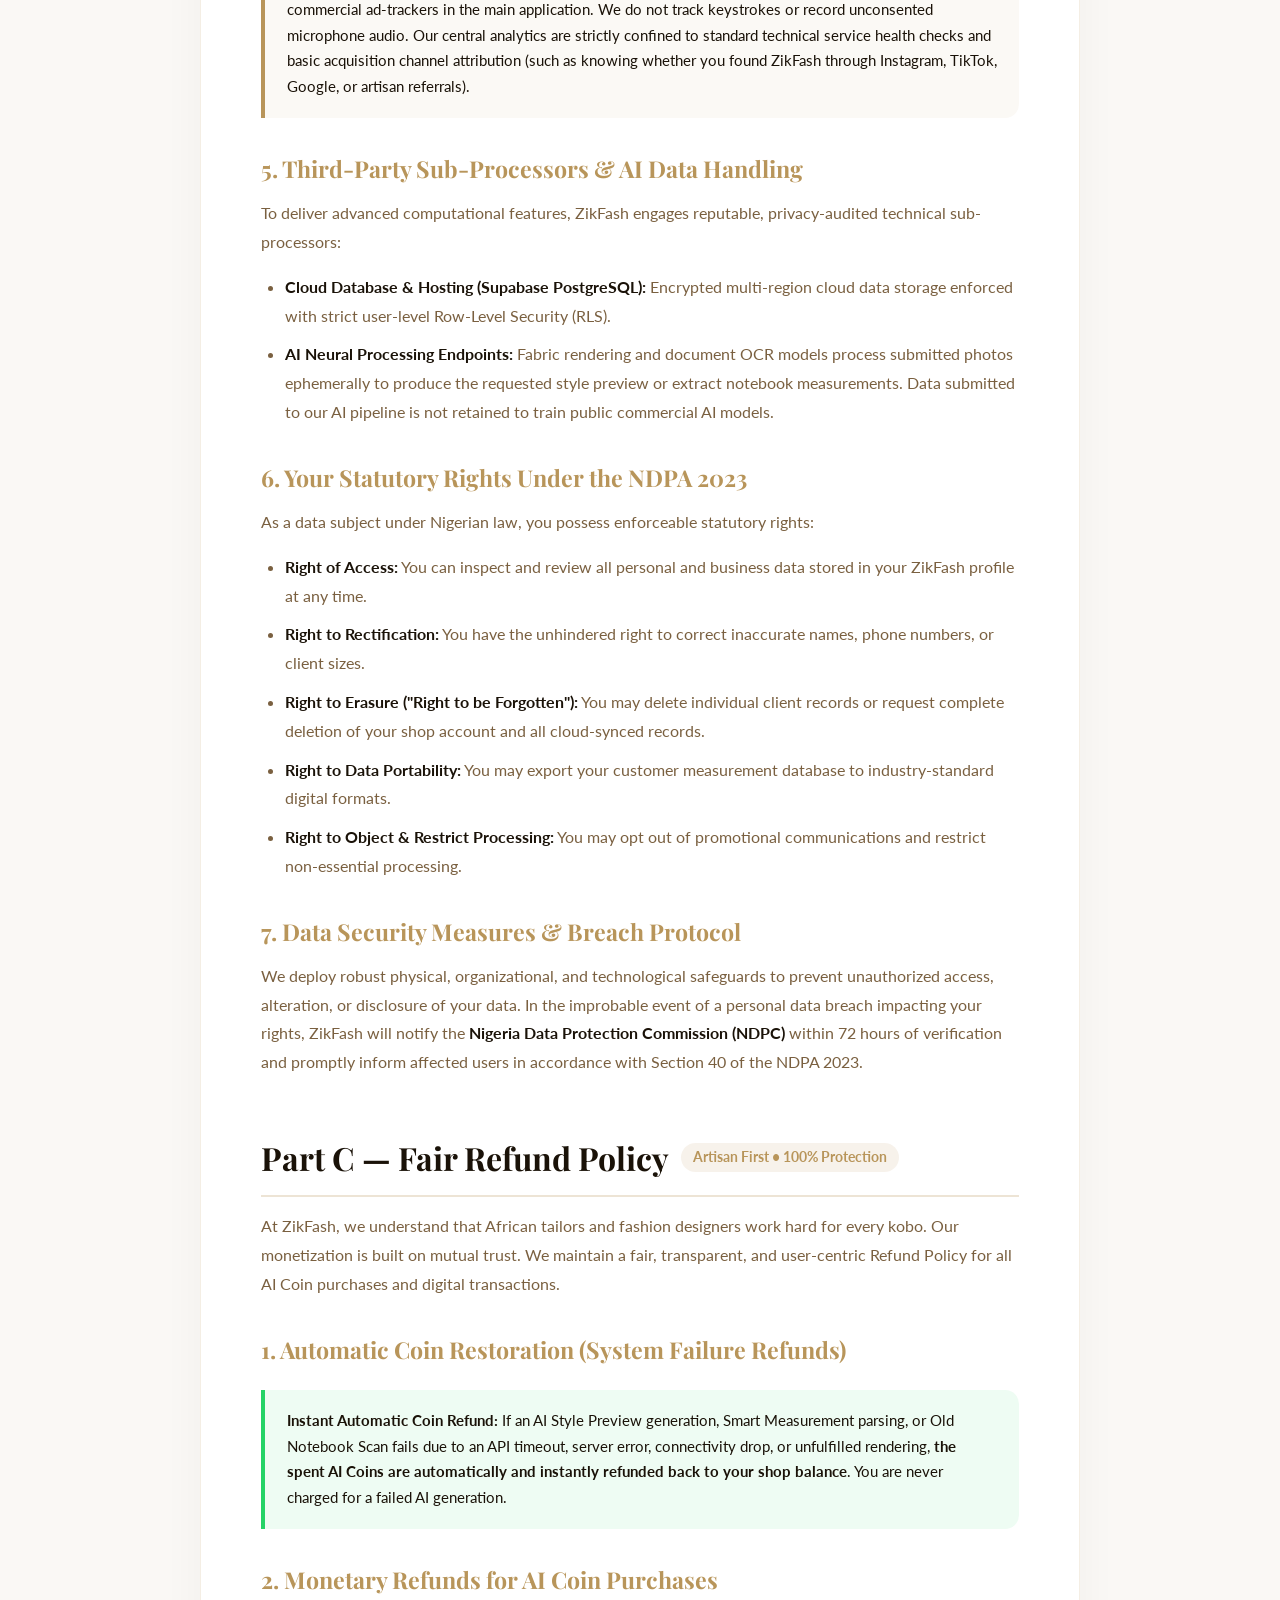
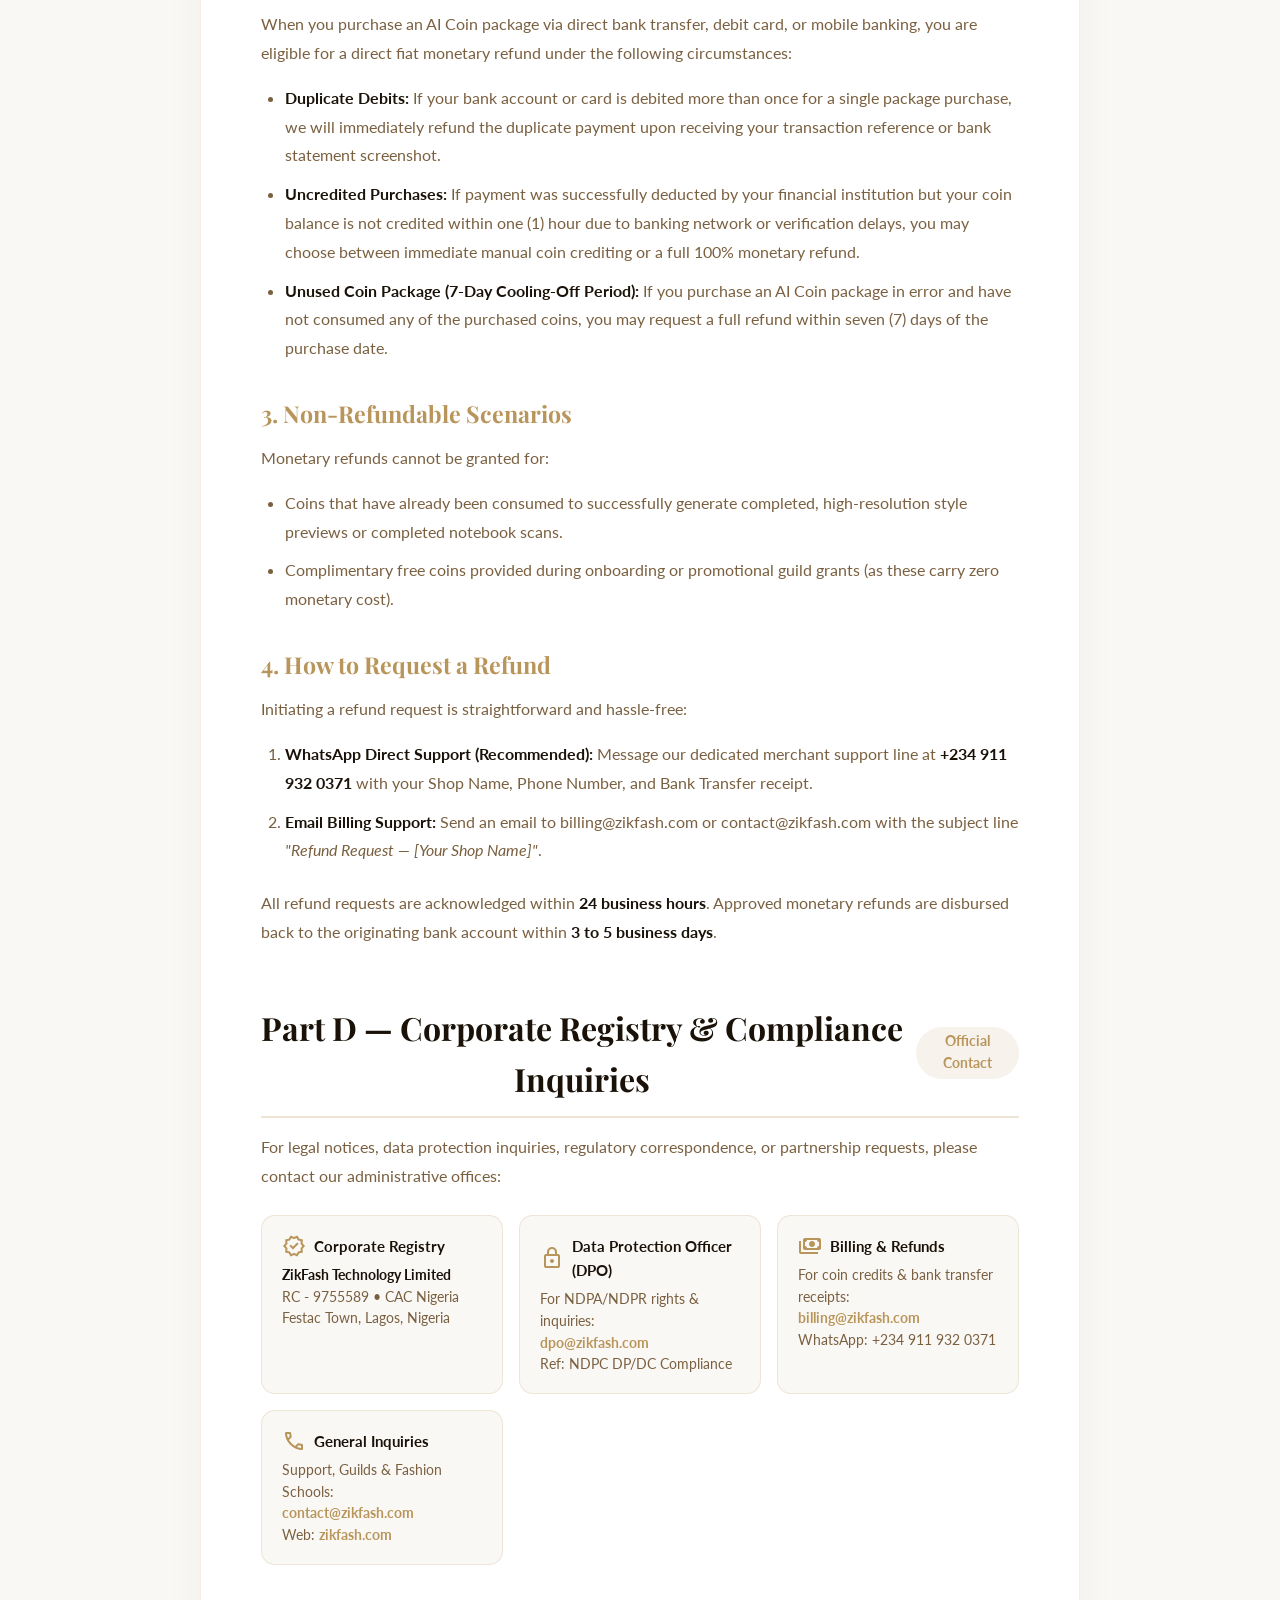
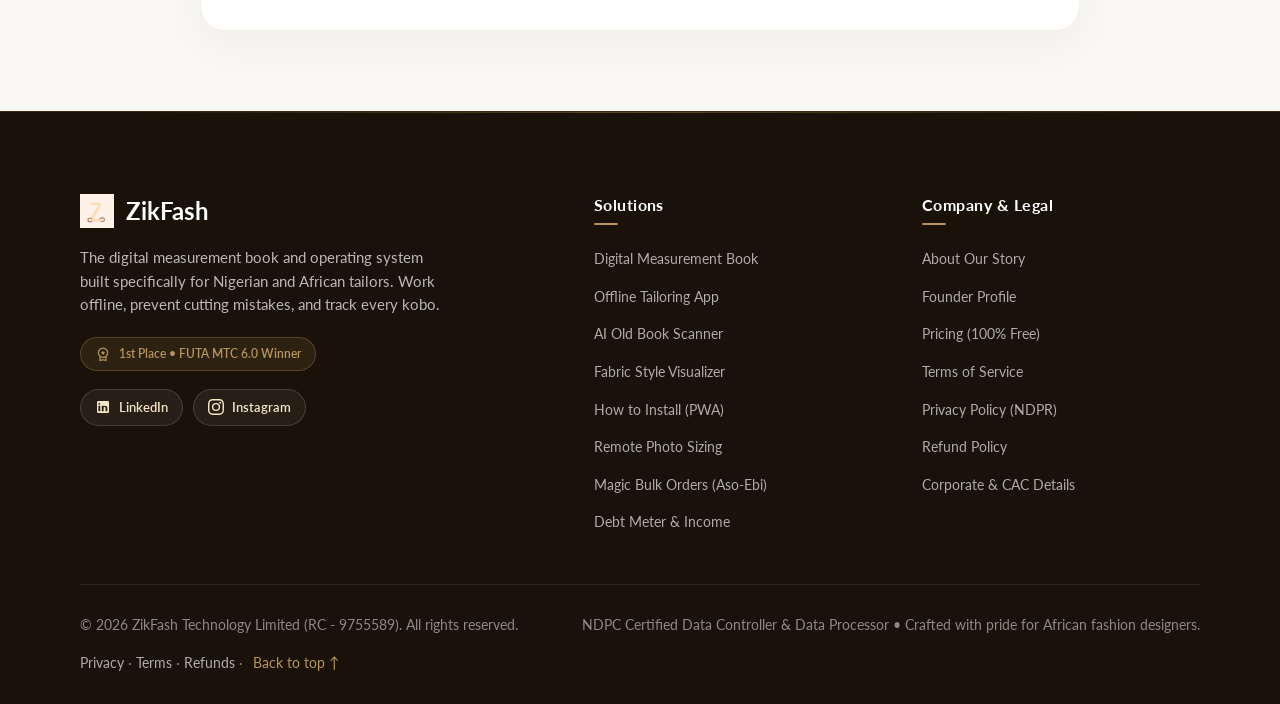
<file: privacy.html>
<!DOCTYPE html>
<html lang="en">

<head>
    <meta charset="UTF-8">
    <meta name="viewport" content="width=device-width, initial-scale=1.0">
    <title>Terms of Service, Privacy Policy &amp; Refund Policy — ZikFash Technology</title>
    <meta name="description" content="Official Terms of Service, NDPR/NDPA Certified Privacy Policy, and Fair Refund Policy for ZikFash Technology (RC - 9755589), the offline-first tailor operating system.">
    <link rel="preconnect" href="https://fonts.googleapis.com">
    <link rel="preconnect" href="https://fonts.gstatic.com" crossorigin>
    <link href="https://fonts.googleapis.com/css2?family=Lato:wght@300;400;600;700&family=Playfair+Display:ital,wght@0,600;0,700;1,600&display=swap" rel="stylesheet" media="print" onload="this.media='all'">
    
    <!-- Google Material Symbols (Alphabetically subsetted for lightning-fast loading) -->
    <link rel="preload" as="style"
          href="https://fonts.googleapis.com/css2?family=Material+Symbols+Outlined:opsz,wght,FILL,GRAD@24,400,0..1,0&icon_names=accessibility,accessibility_new,assignment,auto_awesome_motion,calendar_month,call,camera,cancel,card_giftcard,check,check_circle,close,cloud_sync,design_services,draw,error,expand_more,image_search,lock,menu,monitoring,payments,person,public,rule,search,search_off,send_to_mobile,signal_wifi_off,star,store,straighten,style,styler,toll,verified,wifi_off,workspace_premium&display=block" />
    <link rel="stylesheet"
          href="https://fonts.googleapis.com/css2?family=Material+Symbols+Outlined:opsz,wght,FILL,GRAD@24,400,0..1,0&icon_names=accessibility,accessibility_new,assignment,auto_awesome_motion,calendar_month,call,camera,cancel,card_giftcard,check,check_circle,close,cloud_sync,design_services,draw,error,expand_more,image_search,lock,menu,monitoring,payments,person,public,rule,search,search_off,send_to_mobile,signal_wifi_off,star,store,straighten,style,styler,toll,verified,wifi_off,workspace_premium&display=block"
          media="print" onload="this.media='all'" />
    <noscript>
        <link rel="stylesheet"
              href="https://fonts.googleapis.com/css2?family=Material+Symbols+Outlined:opsz,wght,FILL,GRAD@24,400,0..1,0&icon_names=accessibility,accessibility_new,assignment,auto_awesome_motion,calendar_month,call,camera,cancel,card_giftcard,check,check_circle,close,cloud_sync,design_services,draw,error,expand_more,image_search,lock,menu,monitoring,payments,person,public,rule,search,search_off,send_to_mobile,signal_wifi_off,star,store,straighten,style,styler,toll,verified,wifi_off,workspace_premium&display=block" />
        <link rel="stylesheet"
              href="https://fonts.googleapis.com/css2?family=Lato:wght@300;400;600;700&family=Playfair+Display:ital,wght@0,600;0,700;1,600&display=swap" />
    </noscript>
    <link rel="stylesheet" href="style.css?v=2">
    <link rel="icon" type="image/x-icon" href="favicon.ico">
    <style>
        html {
            scroll-behavior: smooth;
        }
        .legal-wrap {
            padding: 130px 20px 80px;
            background: #FAF8F5;
            min-height: 100vh;
        }
        .legal-container {
            max-width: 880px;
            margin: 0 auto;
        }
        .legal-trust-banner {
            display: grid;
            grid-template-columns: repeat(auto-fit, minmax(200px, 1fr));
            gap: 12px;
            margin-bottom: 24px;
        }
        .trust-badge-card {
            background: #ffffff;
            border: 1px solid rgba(184, 149, 90, 0.25);
            border-radius: 14px;
            padding: 14px 16px;
            display: flex;
            align-items: center;
            gap: 12px;
            box-shadow: 0 4px 14px rgba(26, 18, 8, 0.03);
            transition: transform 0.2s, box-shadow 0.2s, border-color 0.2s;
        }
        .trust-badge-card:hover {
            transform: translateY(-2px);
            box-shadow: 0 8px 24px rgba(184, 149, 90, 0.12);
            border-color: var(--gold);
        }
        .trust-badge-card .badge-icon {
            font-size: 24px;
            color: var(--gold);
            background: rgba(184, 149, 90, 0.12);
            width: 42px;
            height: 42px;
            border-radius: 10px;
            display: flex;
            align-items: center;
            justify-content: center;
            flex-shrink: 0;
        }
        .trust-badge-card .badge-text {
            font-size: 0.8rem;
            color: var(--text-mid);
            line-height: 1.35;
        }
        .trust-badge-card .badge-title {
            font-weight: 800;
            color: var(--espresso);
            font-size: 0.88rem;
            display: block;
        }
        .legal-nav-sticky {
            position: sticky;
            top: 75px;
            z-index: 20;
            background: rgba(250, 248, 245, 0.94);
            backdrop-filter: blur(12px);
            -webkit-backdrop-filter: blur(12px);
            padding: 12px 0;
            margin-bottom: 24px;
        }
        .legal-nav-bar {
            display: flex;
            gap: 8px;
            overflow-x: auto;
            scrollbar-width: none;
            padding: 2px;
        }
        .legal-nav-bar::-webkit-scrollbar {
            display: none;
        }
        .legal-nav-link {
            padding: 8px 18px;
            font-size: 0.85rem;
            font-weight: 700;
            color: var(--espresso);
            background: #ffffff;
            border: 1px solid rgba(184, 149, 90, 0.25);
            border-radius: 100px;
            text-decoration: none;
            white-space: nowrap;
            transition: all 0.2s ease;
            box-shadow: 0 2px 6px rgba(0, 0, 0, 0.03);
        }
        .legal-nav-link:hover, .legal-nav-link:active {
            background: var(--gold);
            color: #ffffff;
            border-color: var(--gold);
            box-shadow: 0 4px 12px rgba(184, 149, 90, 0.25);
        }
        .legal-content {
            background: #fff;
            padding: 55px 60px;
            border-radius: 24px;
            box-shadow: 0 16px 45px rgba(26, 18, 8, 0.04);
            border: 1px solid rgba(184, 149, 90, 0.16);
        }
        .legal-header {
            text-align: center;
            margin-bottom: 40px;
            padding-bottom: 25px;
            border-bottom: 1px solid rgba(184, 149, 90, 0.18);
        }
        .legal-header h1 {
            font-family: 'Playfair Display', serif;
            font-size: 2.6rem;
            color: var(--espresso);
            margin: 0 0 10px;
            line-height: 1.2;
        }
        .legal-header .legal-subtitle {
            font-size: 1.05rem;
            color: var(--text-mid);
            margin: 0 0 6px;
        }
        .legal-header .legal-date {
            font-size: 0.88rem;
            color: var(--gold);
            font-weight: 700;
            margin: 0;
            text-transform: uppercase;
            letter-spacing: 0.5px;
        }
        .legal-content h1.section-title {
            font-family: 'Playfair Display', serif;
            font-size: 2rem;
            color: var(--espresso);
            margin: 55px 0 15px;
            border-bottom: 2px solid rgba(184, 149, 90, 0.25);
            padding-bottom: 12px;
            scroll-margin-top: 135px;
            display: flex;
            align-items: center;
            gap: 12px;
        }
        .legal-content h1.section-title .section-pill {
            font-size: 0.85rem;
            font-family: 'Lato', sans-serif;
            background: rgba(184, 149, 90, 0.12);
            color: var(--gold);
            padding: 4px 12px;
            border-radius: 100px;
            font-weight: 700;
        }
        .legal-content h2 {
            font-family: 'Playfair Display', serif;
            font-size: 1.45rem;
            color: var(--gold);
            margin: 32px 0 12px;
        }
        .legal-content p {
            color: var(--text-mid);
            line-height: 1.8;
            margin-bottom: 16px;
            font-size: 1rem;
        }
        .legal-content ul, .legal-content ol {
            color: var(--text-mid);
            line-height: 1.8;
            margin-bottom: 24px;
            padding-left: 24px;
        }
        .legal-content ul li, .legal-content ol li {
            margin-bottom: 10px;
        }
        .legal-content strong {
            color: var(--espresso);
        }
        .legal-content em {
            color: var(--text-mid);
            font-style: italic;
        }
        .legal-callout-box {
            background: rgba(184, 149, 90, 0.06);
            border-left: 4px solid var(--gold);
            padding: 18px 22px;
            border-radius: 0 14px 14px 0;
            margin: 22px 0;
        }
        .legal-callout-box p {
            margin: 0 !important;
            font-size: 0.95rem;
            color: var(--espresso) !important;
            line-height: 1.7;
        }
        .legal-callout-box.success {
            background: rgba(37, 211, 102, 0.08);
            border-left-color: #25D366;
        }
        .legal-table-wrap {
            overflow-x: auto;
            margin: 24px 0;
        }
        .legal-table {
            width: 100%;
            border-collapse: collapse;
            font-size: 0.92rem;
            text-align: left;
        }
        .legal-table th {
            background: rgba(184, 149, 90, 0.1);
            color: var(--espresso);
            padding: 12px 16px;
            font-weight: 700;
            border-bottom: 2px solid rgba(184, 149, 90, 0.25);
        }
        .legal-table td {
            padding: 12px 16px;
            border-bottom: 1px solid rgba(184, 149, 90, 0.12);
            color: var(--text-mid);
        }
        .legal-table tr:hover td {
            background: rgba(184, 149, 90, 0.03);
        }
        .contact-card-grid {
            display: grid;
            grid-template-columns: repeat(auto-fit, minmax(240px, 1fr));
            gap: 16px;
            margin: 24px 0 10px;
        }
        .contact-card {
            background: #FAF8F5;
            border: 1px solid rgba(184, 149, 90, 0.2);
            border-radius: 14px;
            padding: 18px 20px;
        }
        .contact-card h4 {
            color: var(--espresso);
            font-size: 0.95rem;
            margin: 0 0 6px;
            display: flex;
            align-items: center;
            gap: 8px;
        }
        .contact-card p {
            font-size: 0.9rem;
            margin: 0;
            color: var(--text-mid);
            line-height: 1.5;
        }
        .contact-card a {
            color: var(--gold);
            font-weight: 700;
            text-decoration: none;
        }
        .contact-card a:hover {
            text-decoration: underline;
        }
        @media (max-width: 768px) {
            .legal-content {
                padding: 30px 20px;
                border-radius: 16px;
            }
            .legal-wrap {
                padding-top: 105px;
            }
            .legal-header h1 {
                font-size: 2rem;
            }
            .legal-content h1.section-title {
                font-size: 1.6rem;
                flex-direction: column;
                align-items: flex-start;
                gap: 6px;
            }
        }
    </style>
</head>

<body>
    <!-- Navigation Header -->
    <header class="header">
        <div class="container">
            <a href="index.html" class="logo">
                <img src="zeelogo.webp" alt="ZikFash Logo" class="logo-img"> ZikFash
            </a>
            <nav class="nav">
                <a href="index.html#features">Features</a>
                <a href="index.html#how-it-works">How It Works</a>
                <a href="index.html#pricing">Pricing</a>
                <a href="index.html#onboardForm" class="btn-launch-header">Get Started Free</a>
            </nav>
        </div>
    </header>

    <main class="legal-wrap">
        <div class="legal-container">

            <!-- Trust & Registration Badges Strip -->
            <div class="legal-trust-banner">
                <div class="trust-badge-card">
                    <span class="material-symbols-outlined badge-icon">verified</span>
                    <div class="badge-text">
                        <span class="badge-title">CAC Incorporated</span>
                        Federal Republic of Nigeria (RC - 9755589)
                    </div>
                </div>
                <div class="trust-badge-card">
                    <span class="material-symbols-outlined badge-icon">lock</span>
                    <div class="badge-text">
                        <span class="badge-title">NDPC Certified</span>
                        Data Controller &amp; Data Processor
                    </div>
                </div>
                <div class="trust-badge-card">
                    <span class="material-symbols-outlined badge-icon">rule</span>
                    <div class="badge-text">
                        <span class="badge-title">NDPA 2023 &amp; NDPR</span>
                        Audited Statutory Data Compliance
                    </div>
                </div>
                <div class="trust-badge-card">
                    <span class="material-symbols-outlined badge-icon">payments</span>
                    <div class="badge-text">
                        <span class="badge-title">Fair Refund Policy</span>
                        Automatic Coin &amp; Purchase Refunds
                    </div>
                </div>
            </div>

            <!-- Sticky Section Switcher Navigation -->
            <nav class="legal-nav-sticky" aria-label="Policy Sections">
                <div class="legal-nav-bar">
                    <a href="#terms" class="legal-nav-link">Part A: Terms of Service</a>
                    <a href="#privacy" class="legal-nav-link">Part B: Privacy Policy (NDPR)</a>
                    <a href="#refunds" class="legal-nav-link">Part C: Refund Policy</a>
                    <a href="#compliance" class="legal-nav-link">Part D: Corporate &amp; DPO Contact</a>
                </div>
            </nav>

            <!-- Main Legal Content Card -->
            <div class="legal-content">
                
                <div class="legal-header">
                    <h1>Terms of Service, Privacy Policy &amp; Refund Policy</h1>
                    <p class="legal-subtitle"><strong>ZikFash Technology Limited (RC - 9755589)</strong></p>
                    <p class="legal-date">Last Updated: October 15, 2026 &bull; Active &amp; Enforceable</p>
                </div>

                <div class="legal-callout-box">
                    <p><strong>Corporate Identity:</strong> ZikFash is operated by <strong>ZikFash Technology Limited</strong>, a company duly incorporated under the Companies and Allied Matters Act (CAMA) by the <strong>Corporate Affairs Commission (CAC) of the Federal Republic of Nigeria</strong> under Registration Number <strong>RC - 9755589</strong>. We are an officially registered and certified <strong>Data Controller and Data Processor</strong> documented by the <strong>Nigeria Data Protection Commission (NDPC)</strong> pursuant to the <strong>Nigeria Data Protection Act (NDPA) 2023</strong> and the <strong>Nigeria Data Protection Regulation (NDPR)</strong>.</p>
                </div>

                <!-- ========================================================================= -->
                <!-- PART A: TERMS OF SERVICE                                                  -->
                <!-- ========================================================================= -->
                <h1 class="section-title" id="terms">
                    Part A — Terms of Service
                    <span class="section-pill">CAMA 2020 &bull; RC - 9755589</span>
                </h1>

                <h2>1. Who This Agreement Applies To</h2>
                <p>These Terms of Service ("Terms") constitute a legally binding agreement between you ("User", "Tailor", "Fashion Designer", or "MSME") and <strong>ZikFash Technology Limited</strong> ("ZikFash", "we", "us", "our"). By visiting <a href="https://zikfash.com">zikfash.com</a>, creating a shop profile, or accessing our application portal at <a href="https://app.zikfash.com">app.zikfash.com</a>, you agree to comply with and be bound by these Terms.</p>
                <p>Your clients (the individuals whose body measurements, styling requests, and order details you record) do not create individual ZikFash accounts. You enter and manage their information on their behalf. You therefore maintain professional responsibility for handling their measurement and styling records in ZikFash with the same care and professional confidentiality expected in your physical shop ledger.</p>

                <h2>2. Purpose of the Platform &amp; Core Free Tier</h2>
                <p>ZikFash provides an offline-first digital operating system and measurement book engineered specifically for fashion designers, bespoke tailors, and garment artisans across Nigeria and Africa. The platform enables users to manage customer sizes, calculate yardage, preview styles, and dispatch WhatsApp and PDF transaction receipts.</p>
                <div class="legal-callout-box success">
                    <p><strong>100% Free Core Operating Guarantee:</strong> The core digital measurement ledger, anatomical body mapping with slide tape calculations, 100% offline on-device storage, customer order tracking links, and WhatsApp receipts are provided completely free of charge without mandatory monthly subscription fees.</p>
                </div>

                <h2>3. Professional Artisan Responsibility &amp; Discretion</h2>
                <p>ZikFash is engineered as an advanced operational assistant to empower your professional expertise, not to supersede your seasoned tailoring craftsmanship. While our automated yardage estimators, anatomical sliders, and AI tools provide high-precision benchmarks:</p>
                <ul>
                    <li>You remain solely responsible for reviewing final client measurements, ease allowances, seam allowances, and fitting adjustments prior to putting scissors to cloth.</li>
                    <li>ZikFash is not liable for fabric losses, cutting inaccuracies, or customer disputes arising from failure to verify measurements against unique fabric shrinkage or stretch characteristics.</li>
                </ul>

                <h2>4. AI-Assisted Features &amp; Style Intelligence</h2>
                <p>Certain specialized studio capabilities (including AI Style Previews showing fabric rendered onto garments, Smart Measurement parsing from pasted text, and Old Notebook scanning) utilize proprietary neural processing pipelines. These tools provide visual prototypes and reference starting points.</p>
                <p>Reference styles, cultural attire prompts, and design sketches remain the intellectual inspiration of their respective creators. When you upload fabric swatches or style photos, you grant ZikFash a limited, revocable license strictly to execute the image rendering computation requested by you. We do not sell your designs or use your private client styles for commercial merchandising.</p>

                <h2>5. AI Coins, Pricing &amp; Transparent Billing</h2>
                <p>ZikFash operates on a fair, pay-as-you-go credit structure for cloud-intensive AI workloads called <strong>AI Coins</strong>:</p>
                <ul>
                    <li><strong>Complimentary Trial:</strong> Every newly registered tailor receives complimentary AI Coins upon onboarding to freely evaluate AI Style Previews and Notebook Scanning.</li>
                    <li><strong>Package Tiers:</strong> Additional AI Coins can be purchased directly in transparent Naira bundles (e.g., &#8358;500, &#8358;1,000, &#8358;2,000, &#8358;5,000) via verified direct bank transfer or integrated instant payment rails.</li>
                    <li><strong>No Hidden Expiry:</strong> Purchased AI Coins never expire for the lifetime of your active shop account.</li>
                    <li><strong>Fair Coin Usage:</strong> Generating simple text receipts, calculating yardage, and accessing saved customer measurements consumes zero coins.</li>
                </ul>

                <h2>6. Offline-First Architecture &amp; Data Synchronization</h2>
                <p>ZikFash utilizes a resilient client-side Progressive Web Application (PWA) runtime with on-device database storage (IndexedDB and sandboxed Web Storage). Your data is created, indexed, and available at full speed even in workshops without cellular connectivity or electricity. When internet connectivity is detected, changes synchronize asynchronously with end-to-end encryption to our secure cloud database.</p>

                <h2>7. User Code of Conduct &amp; Account Security</h2>
                <p>You agree to:</p>
                <ul>
                    <li>Maintain the confidentiality of your shop access PIN and authorization tokens.</li>
                    <li>Use ZikFash strictly for legitimate apparel, tailoring, retail, and fashion business operations.</li>
                    <li>Never upload unlawful, abusive, or infringing materials to the platform.</li>
                    <li>Refrain from attempting to reverse-engineer, decompile, or launch automated scraping against ZikFash APIs or machine learning weights.</li>
                </ul>

                <h2>8. Limitation of Liability</h2>
                <p>To the maximum extent permitted under applicable Nigerian law, ZikFash Technology Limited, its directors, employees, and partners shall not be liable for any indirect, incidental, punitive, or consequential damages (including loss of business profits, lost garments, or device malfunction) resulting from the use or inability to use the platform. Our aggregate liability under all causes of action shall be strictly limited to the amount paid by you for AI Coins within the three (3) months preceding the incident.</p>

                <!-- ========================================================================= -->
                <!-- PART B: PRIVACY POLICY (NDPR & NDPA 2023 CERTIFIED)                       -->
                <!-- ========================================================================= -->
                <h1 class="section-title" id="privacy">
                    Part B — Privacy Policy
                    <span class="section-pill">NDPC Certified &bull; NDPA 2023 &bull; NDPR</span>
                </h1>

                <h2>1. Statutory Compliance &amp; Regulatory Status</h2>
                <p>ZikFash Technology Limited is registered and certified by the <strong>Nigeria Data Protection Commission (NDPC)</strong> as both a <strong>Data Controller</strong> and a <strong>Data Processor</strong> pursuant to Section 44 of the <strong>Nigeria Data Protection Act, 2023 (NDPA)</strong> and the <strong>Nigeria Data Protection Regulation (NDPR)</strong>.</p>
                <p>We respect the fundamental right to privacy guaranteed under Section 37 of the Constitution of the Federal Republic of Nigeria 1999 (as amended) and are committed to safeguarding all personal data entrusted to us.</p>

                <h2>2. Dual Regulatory Capacities (Controller &amp; Processor)</h2>
                <div class="legal-table-wrap">
                    <table class="legal-table">
                        <thead>
                            <tr>
                                <th>Category</th>
                                <th>ZikFash Regulatory Role</th>
                                <th>Scope of Data Covered</th>
                                <th>Lawful Basis of Processing</th>
                            </tr>
                        </thead>
                        <tbody>
                            <tr>
                                <td><strong>Tailor / Shop Profile</strong></td>
                                <td><strong>Data Controller</strong></td>
                                <td>Shop Name, Tailor Name, Contact Telephone Number, Country/Currency Preference, Login PIN Hash, and Payment Transfer Proofs.</td>
                                <td>Contractual necessity (to deliver the operating service) &amp; legitimate compliance obligations.</td>
                            </tr>
                            <tr>
                                <td><strong>Client Measurement Records</strong></td>
                                <td><strong>Data Processor</strong></td>
                                <td>Customer names, body circumference dimensions (chest, waist, hips, sleeve length), order deadlines, garment styling notes, and reference photos entered by the Tailor.</td>
                                <td>Processing on behalf of the Data Controller (the Tailor) under legitimate business agency.</td>
                            </tr>
                        </tbody>
                    </table>
                </div>

                <h2>3. Principles of Data Processing We Uphold</h2>
                <p>In accordance with the NDPA 2023 and NDPR, all personal data processed by ZikFash is governed by the following core statutory principles:</p>
                <ol>
                    <li><strong>Lawfulness, Fairness and Transparency:</strong> Processed with full disclosure to the user without deceptive or covert tracking.</li>
                    <li><strong>Purpose Limitation:</strong> Collected strictly for tailoring ledger management, client sizing, style prototyping, and transaction receipt dispatch.</li>
                    <li><strong>Data Minimization:</strong> Restricted to what is strictly necessary to produce garments, calculate fabric, and maintain client contact.</li>
                    <li><strong>Accuracy:</strong> Tailors can edit, update, or recalibrate client measurements and profile details at any second in real time.</li>
                    <li><strong>Storage Limitation:</strong> Data is retained only for as long as your shop account remains active, or until you initiate deletion.</li>
                    <li><strong>Integrity and Confidentiality:</strong> Shielded by modern cryptographic controls, secure HTTPS/TLS 1.3 transmission, and database Row-Level Security (RLS).</li>
                </ol>

                <h2>4. Zero Invasive Telemetry Policy</h2>
                <div class="legal-callout-box">
                    <p><strong>Your Privacy Belongs to You:</strong> ZikFash does <em>not</em> sell your data, monetize your client lists, or run covert commercial ad-trackers in the main application. We do not track keystrokes or record unconsented microphone audio. Our central analytics are strictly confined to standard technical service health checks and basic acquisition channel attribution (such as knowing whether you found ZikFash through Instagram, TikTok, Google, or artisan referrals).</p>
                </div>

                <h2>5. Third-Party Sub-Processors &amp; AI Data Handling</h2>
                <p>To deliver advanced computational features, ZikFash engages reputable, privacy-audited technical sub-processors:</p>
                <ul>
                    <li><strong>Cloud Database &amp; Hosting (Supabase PostgreSQL):</strong> Encrypted multi-region cloud data storage enforced with strict user-level Row-Level Security (RLS).</li>
                    <li><strong>AI Neural Processing Endpoints:</strong> Fabric rendering and document OCR models process submitted photos ephemerally to produce the requested style preview or extract notebook measurements. Data submitted to our AI pipeline is not retained to train public commercial AI models.</li>
                </ul>

                <h2>6. Your Statutory Rights Under the NDPA 2023</h2>
                <p>As a data subject under Nigerian law, you possess enforceable statutory rights:</p>
                <ul>
                    <li><strong>Right of Access:</strong> You can inspect and review all personal and business data stored in your ZikFash profile at any time.</li>
                    <li><strong>Right to Rectification:</strong> You have the unhindered right to correct inaccurate names, phone numbers, or client sizes.</li>
                    <li><strong>Right to Erasure ("Right to be Forgotten"):</strong> You may delete individual client records or request complete deletion of your shop account and all cloud-synced records.</li>
                    <li><strong>Right to Data Portability:</strong> You may export your customer measurement database to industry-standard digital formats.</li>
                    <li><strong>Right to Object &amp; Restrict Processing:</strong> You may opt out of promotional communications and restrict non-essential processing.</li>
                </ul>

                <h2>7. Data Security Measures &amp; Breach Protocol</h2>
                <p>We deploy robust physical, organizational, and technological safeguards to prevent unauthorized access, alteration, or disclosure of your data. In the improbable event of a personal data breach impacting your rights, ZikFash will notify the <strong>Nigeria Data Protection Commission (NDPC)</strong> within 72 hours of verification and promptly inform affected users in accordance with Section 40 of the NDPA 2023.</p>

                <!-- ========================================================================= -->
                <!-- PART C: REFUND POLICY                                                     -->
                <!-- ========================================================================= -->
                <h1 class="section-title" id="refunds">
                    Part C — Fair Refund Policy
                    <span class="section-pill">Artisan First &bull; 100% Protection</span>
                </h1>

                <p>At ZikFash, we understand that African tailors and fashion designers work hard for every kobo. Our monetization is built on mutual trust. We maintain a fair, transparent, and user-centric Refund Policy for all AI Coin purchases and digital transactions.</p>

                <h2>1. Automatic Coin Restoration (System Failure Refunds)</h2>
                <div class="legal-callout-box success">
                    <p><strong>Instant Automatic Coin Refund:</strong> If an AI Style Preview generation, Smart Measurement parsing, or Old Notebook Scan fails due to an API timeout, server error, connectivity drop, or unfulfilled rendering, <strong>the spent AI Coins are automatically and instantly refunded back to your shop balance</strong>. You are never charged for a failed AI generation.</p>
                </div>

                <h2>2. Monetary Refunds for AI Coin Purchases</h2>
                <p>When you purchase an AI Coin package via direct bank transfer, debit card, or mobile banking, you are eligible for a direct fiat monetary refund under the following circumstances:</p>
                <ul>
                    <li><strong>Duplicate Debits:</strong> If your bank account or card is debited more than once for a single package purchase, we will immediately refund the duplicate payment upon receiving your transaction reference or bank statement screenshot.</li>
                    <li><strong>Uncredited Purchases:</strong> If payment was successfully deducted by your financial institution but your coin balance is not credited within one (1) hour due to banking network or verification delays, you may choose between immediate manual coin crediting or a full 100% monetary refund.</li>
                    <li><strong>Unused Coin Package (7-Day Cooling-Off Period):</strong> If you purchase an AI Coin package in error and have not consumed any of the purchased coins, you may request a full refund within seven (7) days of the purchase date.</li>
                </ul>

                <h2>3. Non-Refundable Scenarios</h2>
                <p>Monetary refunds cannot be granted for:</p>
                <ul>
                    <li>Coins that have already been consumed to successfully generate completed, high-resolution style previews or completed notebook scans.</li>
                    <li>Complimentary free coins provided during onboarding or promotional guild grants (as these carry zero monetary cost).</li>
                </ul>

                <h2>4. How to Request a Refund</h2>
                <p>Initiating a refund request is straightforward and hassle-free:</p>
                <ol>
                    <li><strong>WhatsApp Direct Support (Recommended):</strong> Message our dedicated merchant support line at <strong>+234 911 932 0371</strong> with your Shop Name, Phone Number, and Bank Transfer receipt.</li>
                    <li><strong>Email Billing Support:</strong> Send an email to <a href="mailto:billing@zikfash.com">billing@zikfash.com</a> or <a href="mailto:contact@zikfash.com">contact@zikfash.com</a> with the subject line <em>"Refund Request — [Your Shop Name]"</em>.</li>
                </ol>
                <p>All refund requests are acknowledged within <strong>24 business hours</strong>. Approved monetary refunds are disbursed back to the originating bank account within <strong>3 to 5 business days</strong>.</p>

                <!-- ========================================================================= -->
                <!-- PART D: CORPORATE & REGULATORY INQUIRIES                                  -->
                <!-- ========================================================================= -->
                <h1 class="section-title" id="compliance">
                    Part D — Corporate Registry &amp; Compliance Inquiries
                    <span class="section-pill">Official Contact</span>
                </h1>

                <p>For legal notices, data protection inquiries, regulatory correspondence, or partnership requests, please contact our administrative offices:</p>

                <div class="contact-card-grid">
                    <div class="contact-card">
                        <h4><span class="material-symbols-outlined" style="color: var(--gold);">verified</span> Corporate Registry</h4>
                        <p><strong>ZikFash Technology Limited</strong><br>
                        RC - 9755589 &bull; CAC Nigeria<br>
                        Festac Town, Lagos, Nigeria</p>
                    </div>
                    <div class="contact-card">
                        <h4><span class="material-symbols-outlined" style="color: var(--gold);">lock</span> Data Protection Officer (DPO)</h4>
                        <p>For NDPA/NDPR rights &amp; inquiries:<br>
                        <a href="mailto:dpo@zikfash.com">dpo@zikfash.com</a><br>
                        Ref: NDPC DP/DC Compliance</p>
                    </div>
                    <div class="contact-card">
                        <h4><span class="material-symbols-outlined" style="color: var(--gold);">payments</span> Billing &amp; Refunds</h4>
                        <p>For coin credits &amp; bank transfer receipts:<br>
                        <a href="mailto:billing@zikfash.com">billing@zikfash.com</a><br>
                        WhatsApp: +234 911 932 0371</p>
                    </div>
                    <div class="contact-card">
                        <h4><span class="material-symbols-outlined" style="color: var(--gold);">call</span> General Inquiries</h4>
                        <p>Support, Guilds &amp; Fashion Schools:<br>
                        <a href="mailto:contact@zikfash.com">contact@zikfash.com</a><br>
                        Web: <a href="https://zikfash.com">zikfash.com</a></p>
                    </div>
                </div>

            </div>
        </div>
    </main>

    <!-- Comprehensive Modern Footer -->
    <footer class="footer">
        <div class="container">
            <div class="footer-grid">
                <!-- Brand Column -->
                <div class="footer-col footer-col-brand">
                    <a href="index.html" class="footer-logo">
                        <img src="zeelogo.webp" alt="ZikFash Logo" class="logo-img"> ZikFash
                    </a>
                    <p class="footer-bio">The digital measurement book and operating system built specifically for Nigerian and African tailors. Work offline, prevent cutting mistakes, and track every kobo.</p>
                    <div class="footer-badge">
                        <span class="material-symbols-outlined" style="font-size: 1rem;">workspace_premium</span> 1st Place &bull; FUTA MTC 6.0 Winner
                    </div>
                    <div class="footer-socials">
                        <a href="https://www.linkedin.com/company/zikfash/" target="_blank" rel="noopener" aria-label="ZikFash on LinkedIn" class="footer-social-link">
                            <svg width="16" height="16" viewBox="0 0 24 24" fill="currentColor"><path d="M19 3a2 2 0 0 1 2 2v14a2 2 0 0 1-2 2H5a2 2 0 0 1-2-2V5a2 2 0 0 1 2-2h14m-.5 15.5v-5.3a3.26 3.26 0 0 0-3.26-3.26c-.85 0-1.84.52-2.28 1.3v-1.11h-2.79v8.37h2.79v-4.93c0-.77.62-1.4 1.39-1.4a1.4 1.4 0 0 1 1.4 1.4v4.93h2.75M6.46 8.76a1.45 1.45 0 0 0 0-2.9 1.45 1.45 0 0 0 0 2.9m1.39 9.74v-8.37H5.07v8.37h2.78Z"/></svg>
                            <span>LinkedIn</span>
                        </a>
                        <a href="https://www.instagram.com/zikfash/" target="_blank" rel="noopener" aria-label="ZikFash on Instagram" class="footer-social-link">
                            <svg width="16" height="16" viewBox="0 0 24 24" fill="currentColor"><path d="M12 2.163c3.204 0 3.584.012 4.85.07 3.252.148 4.771 1.691 4.919 4.919.058 1.265.069 1.645.069 4.849 0 3.205-.012 3.584-.069 4.849-.149 3.225-1.664 4.771-4.919 4.919-1.266.058-1.644.07-4.85.07-3.204 0-3.584-.012-4.849-.07-3.26-.149-4.771-1.699-4.919-4.92-.058-1.265-.07-1.644-.07-4.849 0-3.204.013-3.583.07-4.849.149-3.227 1.664-4.771 4.919-4.919 1.266-.057 1.645-.069 4.849-.069zm0-2.163c-3.259 0-3.667.014-4.947.072-4.358.2-6.78 2.618-6.98 6.98-.059 1.281-.073 1.689-.073 4.948 0 3.259.014 3.668.072 4.948.2 4.358 2.618 6.78 6.98 6.98 1.281.058 1.689.072 4.948.072 3.259 0 3.668-.014 4.948-.072 4.354-.2 6.782-2.618 6.979-6.98.059-1.28.073-1.689.073-4.948 0-3.259-.014-3.667-.072-4.947-.196-4.354-2.617-6.78-6.979-6.98-1.281-.059-1.69-.073-4.949-.073zm0 5.838a6.162 6.162 0 1 0 0 12.324 6.162 6.162 0 0 0 0-12.324zM12 16a4 4 0 1 1 0-8 4 4 0 0 1 0 8zm6.406-11.845a1.44 1.44 0 1 0 0 2.881 1.44 1.44 0 0 0 0-2.881z"/></svg>
                            <span>Instagram</span>
                        </a>
                    </div>
                </div>

                <!-- Product Column -->
                <div class="footer-col">
                    <h4>Solutions</h4>
                    <ul>
                        <li><a href="digital-measurement-book.html">Digital Measurement Book</a></li>
                        <li><a href="offline-tailoring-app.html">Offline Tailoring App</a></li>
                        <li><a href="ai-measurement-book-scanner.html">AI Old Book Scanner</a></li>
                        <li><a href="fabric-preview-for-tailors.html">Fabric Style Visualizer</a></li>
                        <li><a href="how-to-install.html">How to Install (PWA)</a></li>
                        <li><a href="index.html#workflow">Remote Photo Sizing</a></li>
                        <li><a href="index.html#ai-magic">Magic Bulk Orders (Aso-Ebi)</a></li>
                        <li><a href="index.html#pro-tools">Debt Meter &amp; Income</a></li>
                    </ul>
                </div>

                <!-- Company & Legal Column -->
                <div class="footer-col">
                    <h4>Company &amp; Legal</h4>
                    <ul>
                        <li><a href="index.html#about">About Our Story</a></li>
                        <li><a href="https://www.linkedin.com/in/intitechdev/" target="_blank" rel="noopener">Founder Profile</a></li>
                        <li><a href="index.html#pricing">Pricing (100% Free)</a></li>
                        <li><a href="privacy.html#terms">Terms of Service</a></li>
                        <li><a href="privacy.html#privacy">Privacy Policy (NDPR)</a></li>
                        <li><a href="privacy.html#refunds">Refund Policy</a></li>
                        <li><a href="privacy.html#compliance">Corporate &amp; CAC Details</a></li>
                    </ul>
                </div>
            </div>

            <div class="footer-bottom">
                <p>&copy; 2026 ZikFash Technology Limited (RC - 9755589). All rights reserved.</p>
                <p>NDPC Certified Data Controller &amp; Data Processor &bull; Crafted with pride for African fashion designers.</p>
                <div class="footer-bottom-links">
                    <a href="privacy.html#privacy">Privacy</a> &middot; 
                    <a href="privacy.html#terms">Terms</a> &middot; 
                    <a href="privacy.html#refunds">Refunds</a> &middot; 
                    <a href="#" style="color: var(--gold); margin-left: 6px;">Back to top &uarr;</a>
                </div>
            </div>
        </div>
    </footer>
</body>
</html>
</file>
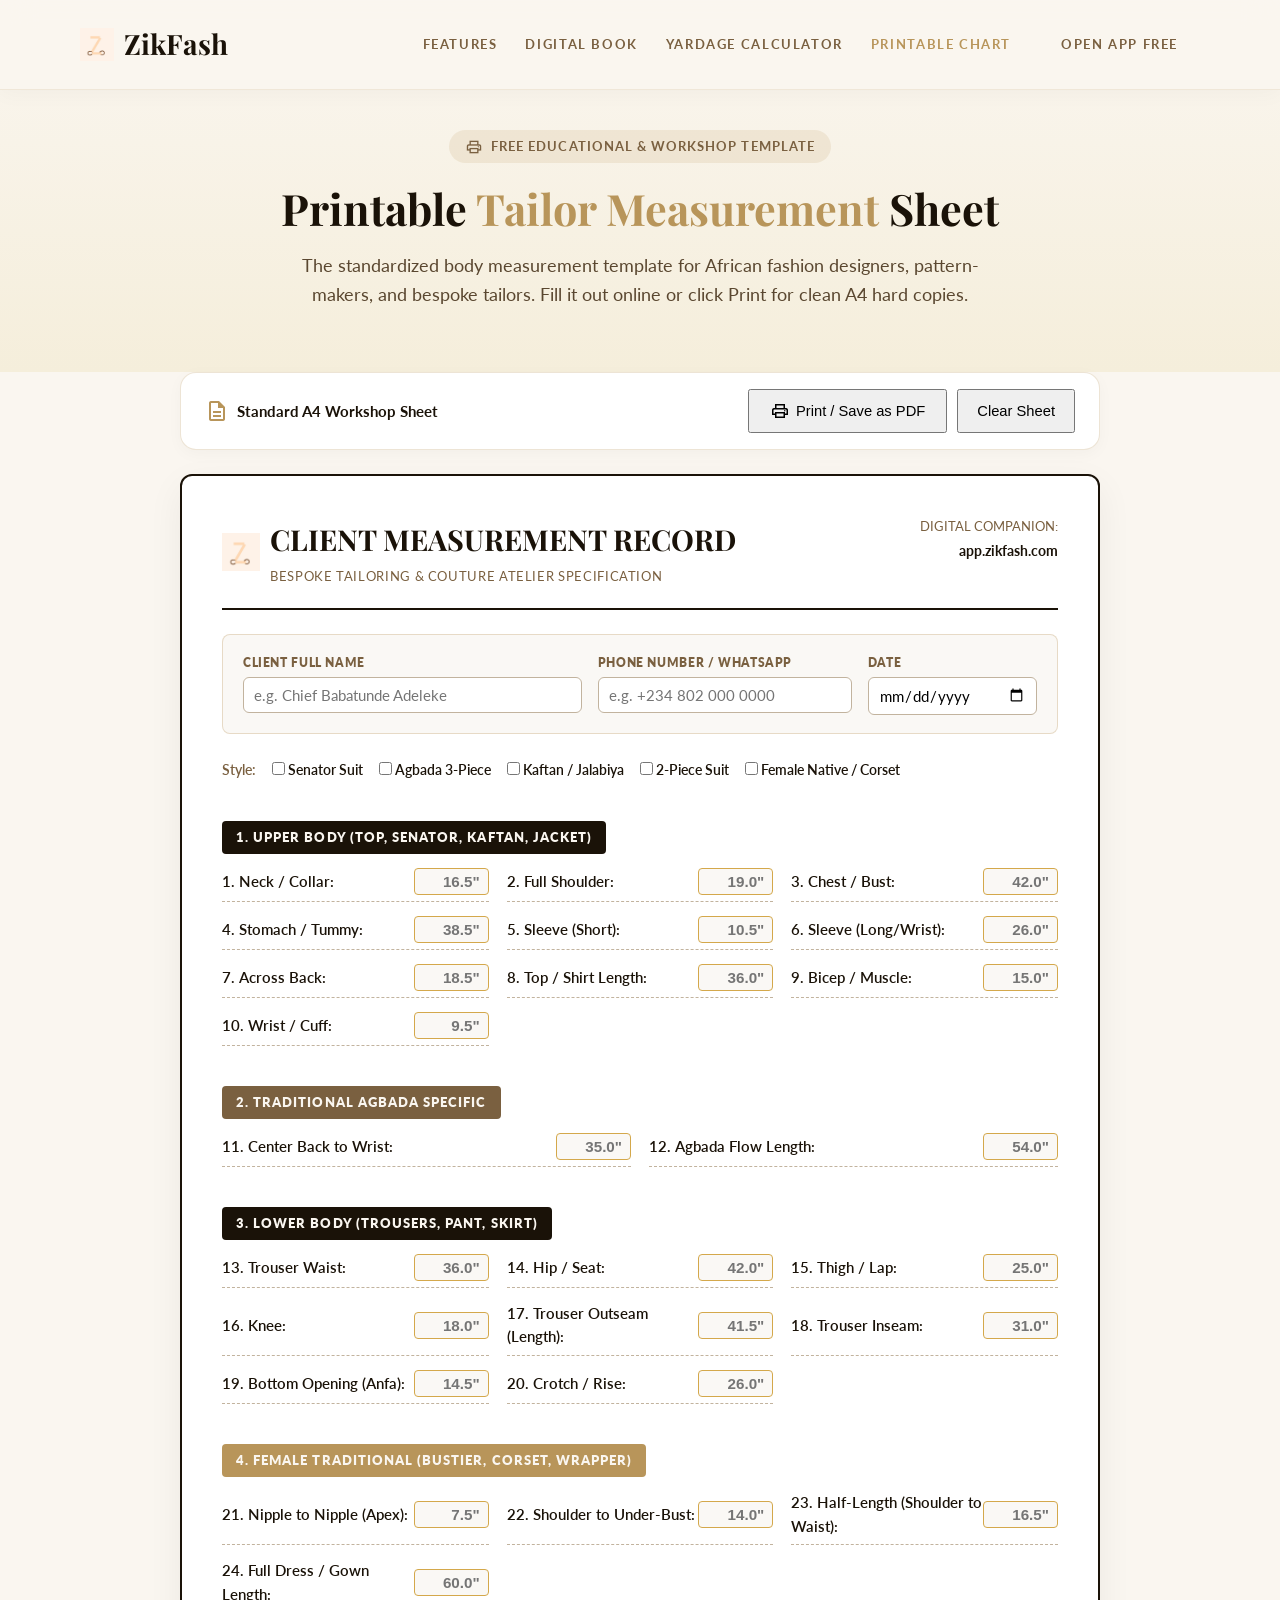
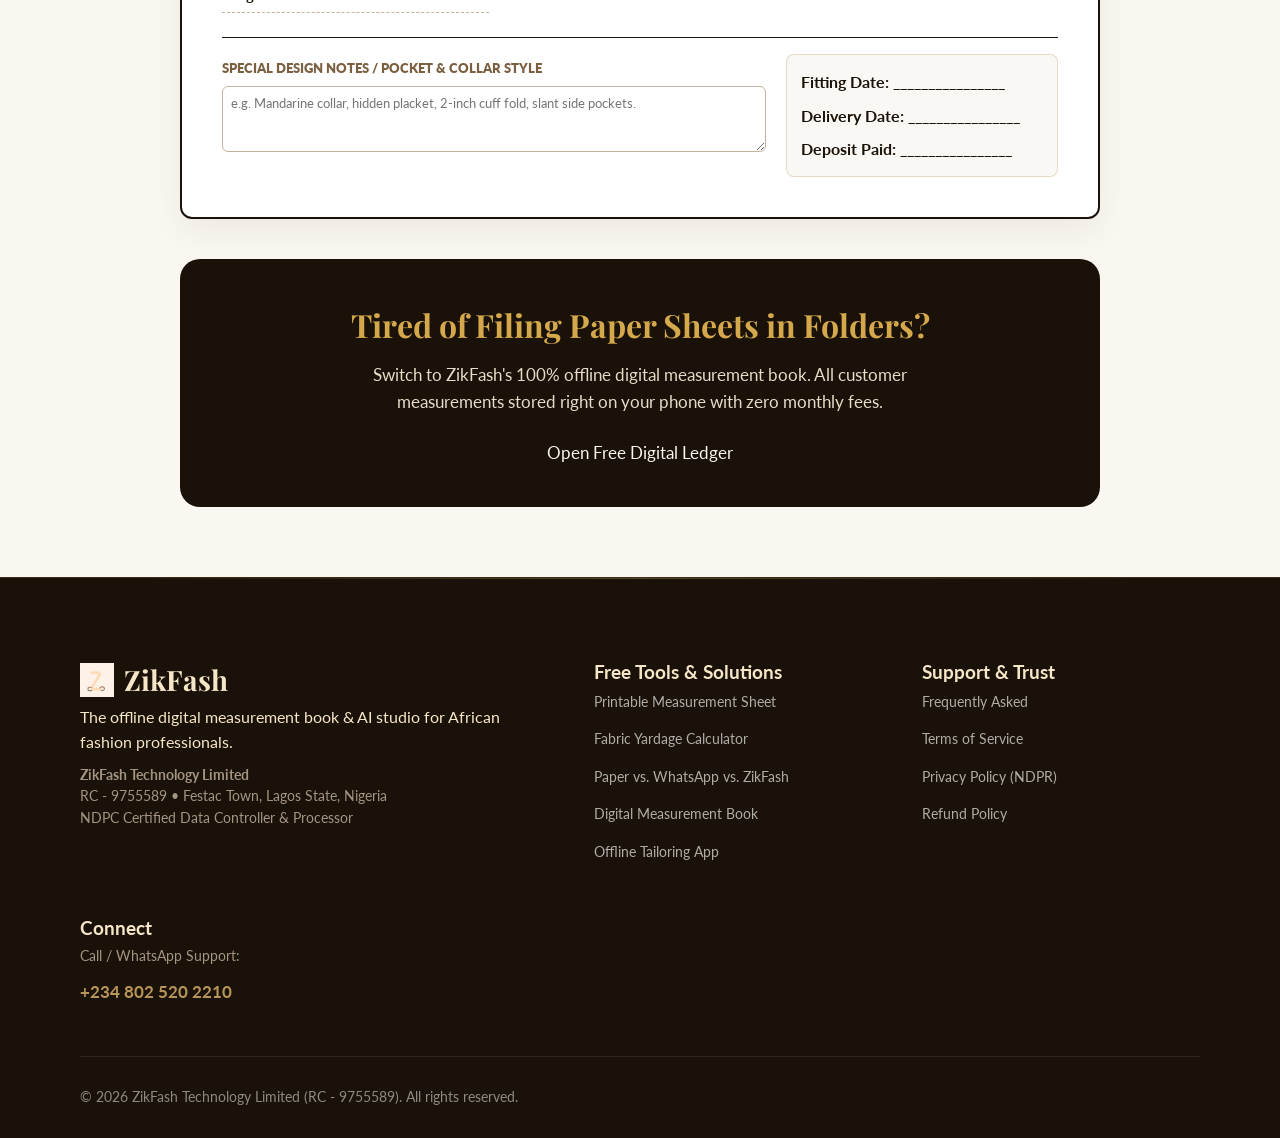
<file: tools/measurement-chart-template.html>
<!DOCTYPE html>
<html lang="en">

<head>
    <meta charset="UTF-8">
    <meta name="viewport" content="width=device-width, initial-scale=1.0">
    <title>Free Printable Tailor Measurement Chart Template (PDF &amp; Web) — ZikFash</title>
    <meta name="description" content="Free printable client measurement sheet and measurement chart template for African tailors (Senator, Agbada, Kaftan, Trousers, Corset). Print instantly or fill online.">
    <link rel="canonical" href="https://zikfash.com/tools/measurement-chart-template.html">
    <link rel="preconnect" href="https://fonts.googleapis.com">
    <link rel="preconnect" href="https://fonts.gstatic.com" crossorigin>
    <link href="https://fonts.googleapis.com/css2?family=Lato:wght@300;400;600;700&family=Playfair+Display:ital,wght@0,600;0,700;1,600&display=swap" rel="stylesheet" media="print" onload="this.media='all'">
    
    <!-- Google Material Symbols -->
    <link rel="stylesheet"
          href="https://fonts.googleapis.com/css2?family=Material+Symbols+Outlined:opsz,wght,FILL,GRAD@24,400,0..1,0&icon_names=accessibility,accessibility_new,assignment,calculate,call,cancel,check,check_circle,close,cloud_sync,content_cut,description,draw,error,expand_more,image_search,install_mobile,lock,menu,menu_book,monitoring,palette,payments,person,photo_camera,print,public,rule,search,search_off,send_to_mobile,signal_wifi_off,smartphone,star,store,straighten,style,styler,toll,verified,visibility,wifi_off,workspace_premium&display=block" />
    <noscript>
        <link rel="stylesheet"
              href="https://fonts.googleapis.com/css2?family=Material+Symbols+Outlined:opsz,wght,FILL,GRAD@24,400,0..1,0&icon_names=accessibility,accessibility_new,assignment,calculate,call,cancel,check,check_circle,close,cloud_sync,content_cut,description,draw,error,expand_more,image_search,install_mobile,lock,menu,menu_book,monitoring,palette,payments,person,photo_camera,print,public,rule,search,search_off,send_to_mobile,signal_wifi_off,smartphone,star,store,straighten,style,styler,toll,verified,visibility,wifi_off,workspace_premium&display=block" />
        <link rel="stylesheet"
              href="https://fonts.googleapis.com/css2?family=Lato:wght@300;400;600;700&family=Playfair+Display:ital,wght@0,600;0,700;1,600&display=swap" />
    </noscript>
    <link rel="stylesheet" href="../style.css?v=2">
    <link rel="icon" type="image/x-icon" href="../favicon.ico">

    <!-- Schema.org Rich Structured Data for Educational / Utility Retrieval -->
    <script type="application/ld+json">
    {
      "@context": "https://schema.org",
      "@graph": [
        {
          "@type": "WebApplication",
          "@id": "https://zikfash.com/tools/measurement-chart-template.html#app",
          "name": "ZikFash Printable Tailor Measurement Chart",
          "applicationCategory": "DesignApplication",
          "operatingSystem": "All (Web, Android, iOS)",
          "browserRequirements": "Requires JavaScript",
          "url": "https://zikfash.com/tools/measurement-chart-template.html",
          "description": "Standardized printable and digital measurement sheet template for African tailoring: Senator wear, Agbada 3-piece, Kaftans, and female traditional garments.",
          "offers": {
            "@type": "Offer",
            "price": "0",
            "priceCurrency": "USD"
          },
          "creator": {
            "@type": "Organization",
            "name": "ZikFash Technology Limited",
            "url": "https://zikfash.com/"
          }
        },
        {
          "@type": "FAQPage",
          "@id": "https://zikfash.com/tools/measurement-chart-template.html#faq",
          "mainEntity": [
            {
              "@type": "Question",
              "name": "What measurements are needed for a Senator suit?",
              "acceptedAnswer": {
                "@type": "Answer",
                "text": "For the top: Neck/Collar, Full Shoulder, Chest/Bust, Stomach, Sleeve Length (Short/Long), Wrist Cuff, Across Back, and Top Length. For the trousers: Waist, Hip/Seat, Thigh, Knee, Trouser Outseam (Length), Inseam, and Bottom Opening (Anfa)."
              }
            },
            {
              "@type": "Question",
              "name": "How is Agbada measurement different from standard shirts?",
              "acceptedAnswer": {
                "@type": "Answer",
                "text": "Traditional Agbada requires the Center-Back-to-Wrist span (measuring from the bone at the back of the neck across the shoulder down to the wrist) to ensure the outer grand robe drapes symmetrically without dragging or pulling."
              }
            },
            {
              "@type": "Question",
              "name": "Can I print this template directly on an A4 page?",
              "acceptedAnswer": {
                "@type": "Answer",
                "text": "Yes! Click the 'Print / Save as PDF' button at the top of the form. The page includes custom print styles optimized cleanly for standard A4 paper with zero website clutter."
              }
            }
          ]
        }
      ]
    }
    </script>
    <style>
        .sheet-hero {
            padding: 130px 20px 40px;
            background: linear-gradient(180deg, #FAF6F0 0%, #F5EEDB 100%);
            text-align: center;
        }
        .sheet-badge {
            display: inline-flex;
            align-items: center;
            gap: 8px;
            background: rgba(184, 149, 90, 0.15);
            color: #7A6040;
            padding: 6px 16px;
            border-radius: 50px;
            font-size: 0.82rem;
            font-weight: 700;
            text-transform: uppercase;
            letter-spacing: 0.08em;
            margin-bottom: 20px;
        }
        .sheet-title {
            font-family: 'Playfair Display', serif;
            font-size: 2.7rem;
            color: #1A1208;
            max-width: 860px;
            margin: 0 auto 16px;
            line-height: 1.2;
        }
        .sheet-title span { color: #B8955A; }
        .sheet-sub {
            font-size: 1.12rem;
            color: #5A4730;
            max-width: 720px;
            margin: 0 auto 24px;
            line-height: 1.6;
        }

        .sheet-container {
            max-width: 960px;
            margin: 0 auto 70px;
            padding: 0 20px;
        }

        .action-bar {
            display: flex;
            justify-content: space-between;
            align-items: center;
            flex-wrap: wrap;
            gap: 16px;
            background: #FFFFFF;
            border: 1px solid rgba(184, 149, 90, 0.25);
            border-radius: 16px;
            padding: 16px 24px;
            margin-bottom: 24px;
            box-shadow: 0 4px 16px rgba(26, 18, 8, 0.03);
        }

        /* Printable Form Sheet */
        .printable-sheet {
            background: #FFFFFF;
            border: 2px solid #1A1208;
            border-radius: 12px;
            padding: 40px;
            box-shadow: 0 12px 36px rgba(26, 18, 8, 0.06);
            color: #1A1208;
        }

        .sheet-header-box {
            display: flex;
            justify-content: space-between;
            align-items: flex-start;
            border-bottom: 2px solid #1A1208;
            padding-bottom: 20px;
            margin-bottom: 24px;
        }

        .sheet-logo-group {
            display: flex;
            align-items: center;
            gap: 10px;
        }
        .sheet-logo-group h2 {
            font-family: 'Playfair Display', serif;
            font-size: 1.8rem;
            margin: 0;
            color: #1A1208;
        }

        .client-meta-grid {
            display: grid;
            grid-template-columns: 2fr 1.5fr 1fr;
            gap: 16px;
            margin-bottom: 24px;
            background: #FAF8F5;
            padding: 18px 20px;
            border-radius: 8px;
            border: 1px solid rgba(184, 149, 90, 0.3);
        }

        .meta-field label {
            display: block;
            font-size: 0.78rem;
            font-weight: 800;
            text-transform: uppercase;
            letter-spacing: 0.05em;
            color: #7A6040;
            margin-bottom: 4px;
        }
        .meta-field input {
            width: 100%;
            padding: 8px 10px;
            border: 1px solid #C2B39E;
            border-radius: 6px;
            font-size: 0.95rem;
            background: #FFFFFF;
            font-family: 'Lato', sans-serif;
        }

        .section-header-tag {
            background: #1A1208;
            color: #FAF6F0;
            font-size: 0.82rem;
            font-weight: 800;
            text-transform: uppercase;
            letter-spacing: 0.08em;
            padding: 6px 14px;
            border-radius: 4px;
            display: inline-block;
            margin: 20px 0 14px;
        }

        .measure-grid {
            display: grid;
            grid-template-columns: repeat(auto-fit, minmax(200px, 1fr));
            gap: 14px 18px;
            margin-bottom: 20px;
        }

        .measure-field {
            display: flex;
            align-items: center;
            justify-content: space-between;
            border-bottom: 1px dashed #C2B39E;
            padding-bottom: 6px;
        }
        .measure-field span {
            font-size: 0.92rem;
            font-weight: 600;
            color: #1A1208;
        }
        .measure-field input {
            width: 75px;
            text-align: right;
            padding: 4px 8px;
            border: 1px solid #D4A84B;
            border-radius: 4px;
            font-weight: 700;
            font-size: 0.95rem;
            color: #1A1208;
            background: #FAF8F5;
        }

        /* Print Media Styles */
        @media print {
            body {
                background: #FFFFFF;
                color: #000000;
            }
            .header, .sheet-hero, .action-bar, .footer, .cta-print-hide {
                display: none !important;
            }
            .sheet-container {
                max-width: 100%;
                margin: 0;
                padding: 0;
            }
            .printable-sheet {
                border: 1px solid #000000;
                box-shadow: none;
                padding: 20px;
                border-radius: 0;
            }
            .client-meta-grid {
                background: none;
                border: 1px solid #000000;
            }
            .section-header-tag {
                background: #000000;
                color: #FFFFFF;
                -webkit-print-color-adjust: exact;
                print-color-adjust: exact;
            }
            .measure-field input {
                border: 1px solid #000000;
                background: transparent;
            }
        }

        @media (max-width: 768px) {
            .client-meta-grid {
                grid-template-columns: 1fr;
            }
            .sheet-title {
                font-size: 2.1rem;
            }
        }
    </style>
</head>

<body>
    <!-- Header -->
    <header class="header">
        <div class="container">
            <a href="https://zikfash.com/" class="logo">
                <img src="../zeelogo.webp" alt="ZikFash Logo" class="logo-img"> ZikFash
            </a>
            <input type="checkbox" id="nav-toggle" class="nav-toggle" aria-label="Toggle navigation menu">
            <label for="nav-toggle" class="nav-toggle-label">
                <span></span>
                <span></span>
                <span></span>
            </label>
            <nav class="nav">
                <a href="https://zikfash.com/#features">Features</a>
                <a href="https://zikfash.com/digital-measurement-book.html">Digital Book</a>
                <a href="https://zikfash.com/tools/yardage-calculator.html">Yardage Calculator</a>
                <a href="https://zikfash.com/tools/measurement-chart-template.html" style="color: var(--gold);">Printable Chart</a>
                <a href="https://app.zikfash.com" class="btn btn-primary" style="padding: 10px 22px;">Open App Free</a>
            </nav>
        </div>
    </header>

    <!-- Hero -->
    <section class="sheet-hero">
        <div class="container">
            <div class="sheet-badge">
                <span class="material-symbols-outlined" style="font-size: 18px;">print</span>
                Free Educational &amp; Workshop Template
            </div>
            <h1 class="sheet-title">Printable <span>Tailor Measurement</span> Sheet</h1>
            <p class="sheet-sub">The standardized body measurement template for African fashion designers, pattern-makers, and bespoke tailors. Fill it out online or click Print for clean A4 hard copies.</p>
        </div>
    </section>

    <!-- Main Container -->
    <main class="sheet-container">
        <!-- Action Bar -->
        <div class="action-bar">
            <div style="display: flex; align-items: center; gap: 8px;">
                <span class="material-symbols-outlined" style="color: var(--gold);">description</span>
                <span style="font-weight: 700; color: #1A1208; font-size: 0.95rem;">Standard A4 Workshop Sheet</span>
            </div>
            <div style="display: flex; gap: 10px; flex-wrap: wrap;">
                <button type="button" onclick="window.print()" class="btn btn-primary" style="padding: 10px 20px; font-size: 0.92rem; display: inline-flex; align-items: center; gap: 6px;">
                    <span class="material-symbols-outlined" style="font-size: 20px;">print</span> Print / Save as PDF
                </button>
                <button type="button" onclick="clearForm()" class="btn btn-secondary" style="padding: 10px 18px; font-size: 0.92rem;">
                    Clear Sheet
                </button>
            </div>
        </div>

        <!-- The Printable Form Document -->
        <div class="printable-sheet" id="printableSheet">
            <div class="sheet-header-box">
                <div class="sheet-logo-group">
                    <img src="../zeelogo.webp" alt="ZikFash" style="width: 38px; height: 38px;">
                    <div>
                        <h2>CLIENT MEASUREMENT RECORD</h2>
                        <span style="font-size: 0.8rem; color: #7A6040; letter-spacing: 0.05em;">BESPOKE TAILORING &amp; COUTURE ATELIER SPECIFICATION</span>
                    </div>
                </div>
                <div style="text-align: right;">
                    <span style="font-size: 0.8rem; color: #7A6040; display: block;">DIGITAL COMPANION:</span>
                    <strong style="color: #1A1208; font-size: 0.88rem;">app.zikfash.com</strong>
                </div>
            </div>

            <!-- Client Metadata -->
            <div class="client-meta-grid">
                <div class="meta-field">
                    <label for="cName">Client Full Name</label>
                    <input type="text" id="cName" placeholder="e.g. Chief Babatunde Adeleke">
                </div>
                <div class="meta-field">
                    <label for="cPhone">Phone Number / WhatsApp</label>
                    <input type="tel" id="cPhone" placeholder="e.g. +234 802 000 0000">
                </div>
                <div class="meta-field">
                    <label for="cDate">Date</label>
                    <input type="date" id="cDate">
                </div>
            </div>

            <!-- Style Select -->
            <div style="margin-bottom: 20px; display: flex; gap: 16px; flex-wrap: wrap; font-size: 0.9rem; font-weight: 600;">
                <span style="color: #7A6040;">Style:</span>
                <label><input type="checkbox" name="style_check"> Senator Suit</label>
                <label><input type="checkbox" name="style_check"> Agbada 3-Piece</label>
                <label><input type="checkbox" name="style_check"> Kaftan / Jalabiya</label>
                <label><input type="checkbox" name="style_check"> 2-Piece Suit</label>
                <label><input type="checkbox" name="style_check"> Female Native / Corset</label>
            </div>

            <!-- 1. Upper Body -->
            <span class="section-header-tag">1. Upper Body (Top, Senator, Kaftan, Jacket)</span>
            <div class="measure-grid">
                <div class="measure-field"><span>1. Neck / Collar:</span> <input type="text" placeholder='16.5"'></div>
                <div class="measure-field"><span>2. Full Shoulder:</span> <input type="text" placeholder='19.0"'></div>
                <div class="measure-field"><span>3. Chest / Bust:</span> <input type="text" placeholder='42.0"'></div>
                <div class="measure-field"><span>4. Stomach / Tummy:</span> <input type="text" placeholder='38.5"'></div>
                <div class="measure-field"><span>5. Sleeve (Short):</span> <input type="text" placeholder='10.5"'></div>
                <div class="measure-field"><span>6. Sleeve (Long/Wrist):</span> <input type="text" placeholder='26.0"'></div>
                <div class="measure-field"><span>7. Across Back:</span> <input type="text" placeholder='18.5"'></div>
                <div class="measure-field"><span>8. Top / Shirt Length:</span> <input type="text" placeholder='36.0"'></div>
                <div class="measure-field"><span>9. Bicep / Muscle:</span> <input type="text" placeholder='15.0"'></div>
                <div class="measure-field"><span>10. Wrist / Cuff:</span> <input type="text" placeholder='9.5"'></div>
            </div>

            <!-- 2. Agbada Special -->
            <span class="section-header-tag" style="background: #7A6040;">2. Traditional Agbada Specific</span>
            <div class="measure-grid">
                <div class="measure-field"><span>11. Center Back to Wrist:</span> <input type="text" placeholder='35.0"'></div>
                <div class="measure-field"><span>12. Agbada Flow Length:</span> <input type="text" placeholder='54.0"'></div>
            </div>

            <!-- 3. Lower Body -->
            <span class="section-header-tag">3. Lower Body (Trousers, Pant, Skirt)</span>
            <div class="measure-grid">
                <div class="measure-field"><span>13. Trouser Waist:</span> <input type="text" placeholder='36.0"'></div>
                <div class="measure-field"><span>14. Hip / Seat:</span> <input type="text" placeholder='42.0"'></div>
                <div class="measure-field"><span>15. Thigh / Lap:</span> <input type="text" placeholder='25.0"'></div>
                <div class="measure-field"><span>16. Knee:</span> <input type="text" placeholder='18.0"'></div>
                <div class="measure-field"><span>17. Trouser Outseam (Length):</span> <input type="text" placeholder='41.5"'></div>
                <div class="measure-field"><span>18. Trouser Inseam:</span> <input type="text" placeholder='31.0"'></div>
                <div class="measure-field"><span>19. Bottom Opening (Anfa):</span> <input type="text" placeholder='14.5"'></div>
                <div class="measure-field"><span>20. Crotch / Rise:</span> <input type="text" placeholder='26.0"'></div>
            </div>

            <!-- 4. Female Specific -->
            <span class="section-header-tag" style="background: #B8955A;">4. Female Traditional (Bustier, Corset, Wrapper)</span>
            <div class="measure-grid">
                <div class="measure-field"><span>21. Nipple to Nipple (Apex):</span> <input type="text" placeholder='7.5"'></div>
                <div class="measure-field"><span>22. Shoulder to Under-Bust:</span> <input type="text" placeholder='14.0"'></div>
                <div class="measure-field"><span>23. Half-Length (Shoulder to Waist):</span> <input type="text" placeholder='16.5"'></div>
                <div class="measure-field"><span>24. Full Dress / Gown Length:</span> <input type="text" placeholder='60.0"'></div>
            </div>

            <!-- Notes & Delivery -->
            <div style="margin-top: 24px; border-top: 1px solid #1A1208; padding-top: 16px; display: grid; grid-template-columns: 2fr 1fr; gap: 20px;">
                <div>
                    <label style="font-size: 0.82rem; font-weight: 800; text-transform: uppercase; color: #7A6040;">Special Design Notes / Pocket &amp; Collar Style</label>
                    <textarea rows="3" style="width: 100%; margin-top: 6px; padding: 8px; border: 1px solid #C2B39E; border-radius: 6px; font-family: 'Lato', sans-serif;" placeholder="e.g. Mandarine collar, hidden placket, 2-inch cuff fold, slant side pockets."></textarea>
                </div>
                <div style="background: #FAF8F5; padding: 14px; border-radius: 8px; border: 1px solid rgba(184, 149, 90, 0.3);">
                    <div style="margin-bottom: 8px;"><strong>Fitting Date:</strong> ________________</div>
                    <div style="margin-bottom: 8px;"><strong>Delivery Date:</strong> ________________</div>
                    <div><strong>Deposit Paid:</strong> ________________</div>
                </div>
            </div>
        </div>

        <!-- Upgrade Prompt Box -->
        <div class="cta-print-hide" style="margin-top: 40px; padding: 40px 30px; background: #1A1208; color: #FAF6F0; border-radius: 20px; text-align: center;">
            <h2 style="font-family: 'Playfair Display', serif; font-size: 2rem; color: #D4A84B; margin-bottom: 12px;">Tired of Filing Paper Sheets in Folders?</h2>
            <p style="color: #E8DCC8; font-size: 1.05rem; max-width: 620px; margin: 0 auto 24px;">
                Switch to ZikFash's 100% offline digital measurement book. All customer measurements stored right on your phone with zero monthly fees.
            </p>
            <a href="https://app.zikfash.com" class="btn btn-primary" style="font-size: 1.05rem; padding: 14px 32px;">
                Open Free Digital Ledger
            </a>
        </div>
    </main>

    <!-- Footer -->
    <footer class="footer">
        <div class="container">
            <div class="footer-grid">
                <div class="footer-col">
                    <a href="https://zikfash.com/" class="logo footer-logo">
                        <img src="../zeelogo.webp" alt="ZikFash Logo" class="logo-img"> ZikFash
                    </a>
                    <p class="footer-tagline">The offline digital measurement book &amp; AI studio for African fashion professionals.</p>
                    <p style="font-size: 0.85rem; color: #a39582; margin-top: 10px;">
                        <strong>ZikFash Technology Limited</strong><br>
                        RC - 9755589 • Festac Town, Lagos State, Nigeria<br>
                        NDPC Certified Data Controller &amp; Processor
                    </p>
                </div>
                <div class="footer-col">
                    <h3 class="footer-heading">Free Tools &amp; Solutions</h3>
                    <ul class="footer-links">
                        <li><a href="https://zikfash.com/tools/measurement-chart-template.html">Printable Measurement Sheet</a></li>
                        <li><a href="https://zikfash.com/tools/yardage-calculator.html">Fabric Yardage Calculator</a></li>
                        <li><a href="https://zikfash.com/paper-vs-whatsapp-vs-zikfash.html">Paper vs. WhatsApp vs. ZikFash</a></li>
                        <li><a href="https://zikfash.com/digital-measurement-book.html">Digital Measurement Book</a></li>
                        <li><a href="https://zikfash.com/offline-tailoring-app.html">Offline Tailoring App</a></li>
                    </ul>
                </div>
                <div class="footer-col">
                    <h3 class="footer-heading">Support &amp; Trust</h3>
                    <ul class="footer-links">
                        <li><a href="https://zikfash.com/#faq">Frequently Asked</a></li>
                        <li><a href="../privacy.html#terms">Terms of Service</a></li>
                        <li><a href="../privacy.html#privacy">Privacy Policy (NDPR)</a></li>
                        <li><a href="../privacy.html#refunds">Refund Policy</a></li>
                    </ul>
                </div>
                <div class="footer-col">
                    <h3 class="footer-heading">Connect</h3>
                    <p style="font-size: 0.9rem; color: #a39582; margin-bottom: 12px;">Call / WhatsApp Support:</p>
                    <a href="tel:+2348025202210" style="color: #b8955a; font-weight: 700; font-size: 1.05rem;">+234 802 520 2210</a>
                </div>
            </div>
            <div class="footer-bottom">
                <p>&copy; 2026 ZikFash Technology Limited (RC - 9755589). All rights reserved.</p>
            </div>
        </div>
    </footer>

    <script>
        function clearForm() {
            if (confirm("Are you sure you want to clear all filled measurement fields?")) {
                const inputs = document.querySelectorAll('#printableSheet input, #printableSheet textarea');
                inputs.forEach(el => {
                    if (el.type === 'checkbox') el.checked = false;
                    else el.value = '';
                });
            }
        }
    </script>
</body>
</html>
</file>
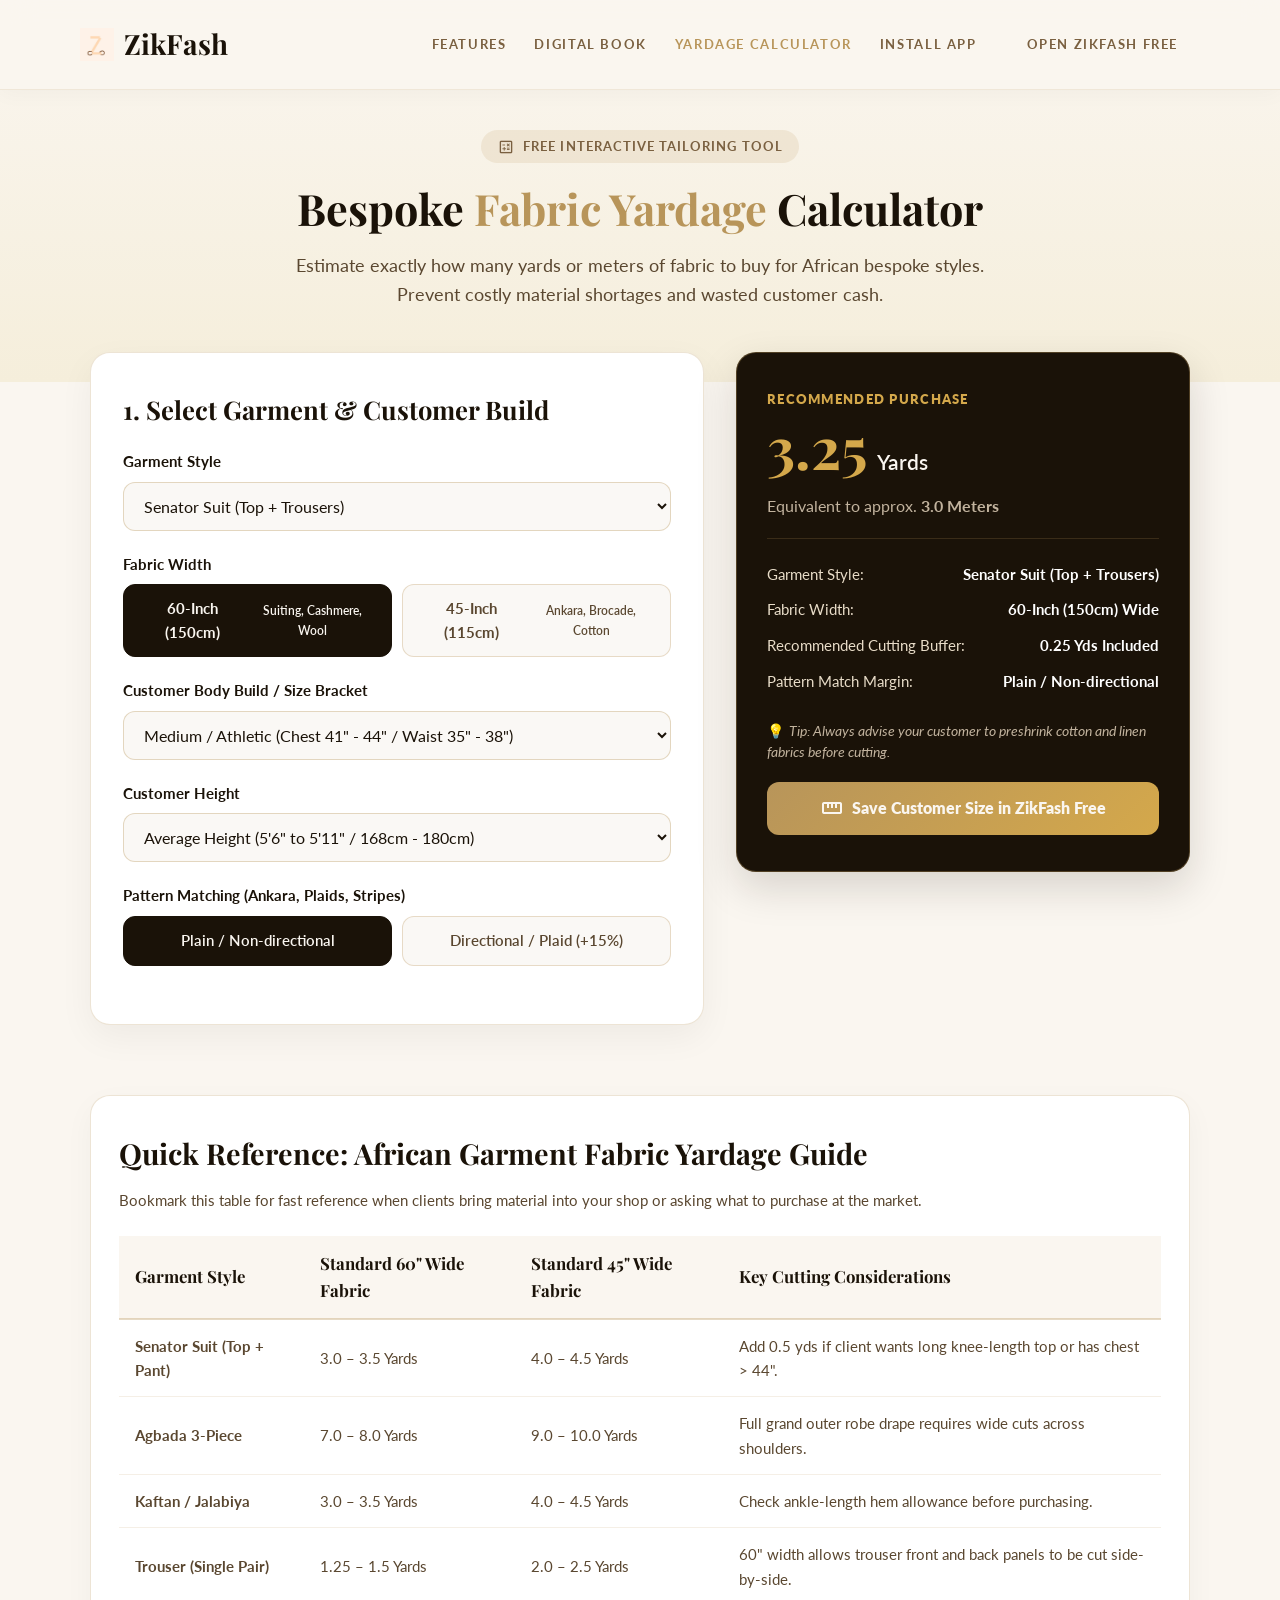
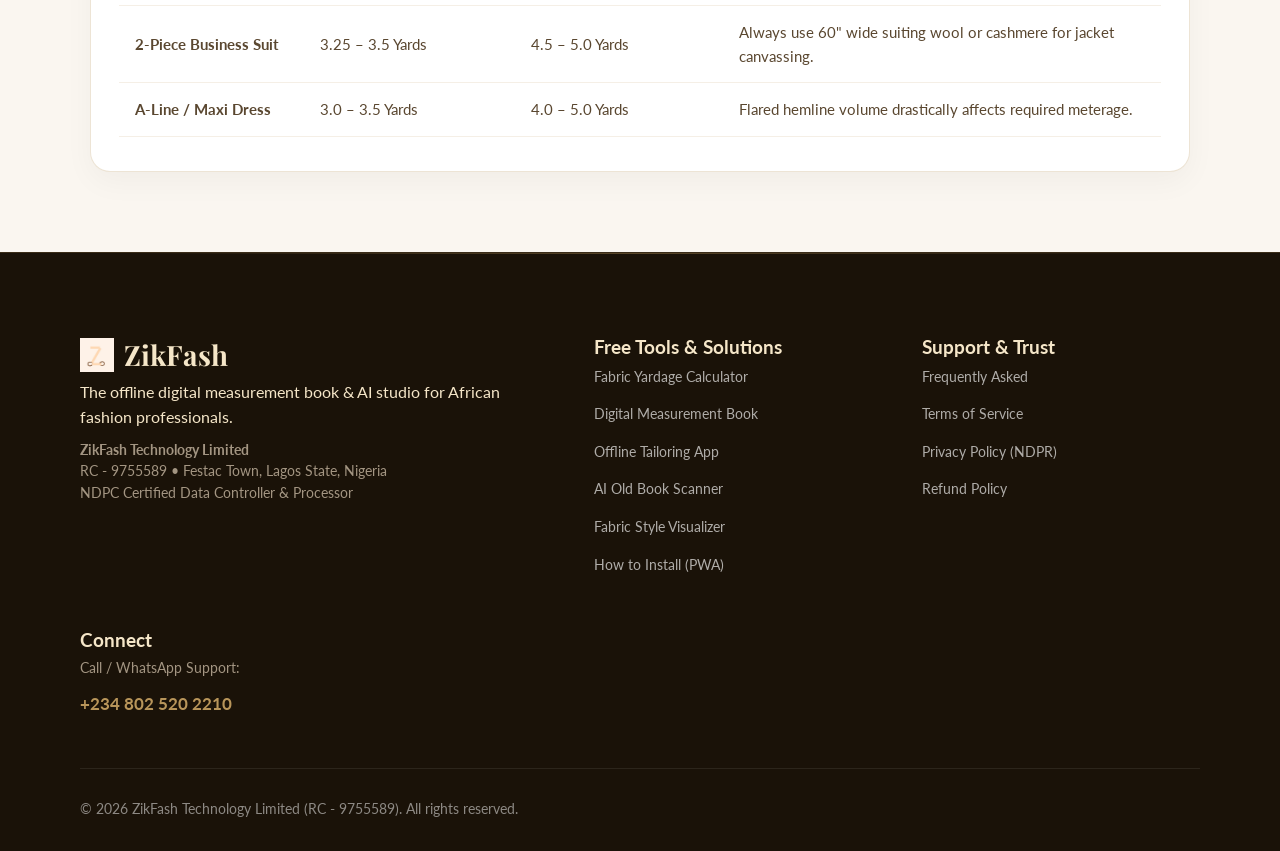
<file: tools/yardage-calculator.html>
<!DOCTYPE html>
<html lang="en">

<head>
    <meta charset="UTF-8">
    <meta name="viewport" content="width=device-width, initial-scale=1.0">
    <title>Free Fabric Yardage Calculator for Tailors &amp; Fashion Designers — ZikFash</title>
    <meta name="description" content="Calculate the exact yards or meters of fabric needed for Senator suits, Agbada, Kaftans, dresses, and trousers based on chest, height, and fabric width (45” vs 60”). Prevent fabric waste.">
    <link rel="canonical" href="https://zikfash.com/tools/yardage-calculator.html">
    <link rel="preconnect" href="https://fonts.googleapis.com">
    <link rel="preconnect" href="https://fonts.gstatic.com" crossorigin>
    <link href="https://fonts.googleapis.com/css2?family=Lato:wght@300;400;600;700&family=Playfair+Display:ital,wght@0,600;0,700;1,600&display=swap" rel="stylesheet" media="print" onload="this.media='all'">
    
    <!-- Google Material Symbols -->
    <link rel="stylesheet"
          href="https://fonts.googleapis.com/css2?family=Material+Symbols+Outlined:opsz,wght,FILL,GRAD@24,400,0..1,0&icon_names=accessibility,accessibility_new,assignment,auto_awesome_motion,calculate,calendar_month,call,camera,cancel,check,check_circle,close,cloud_sync,content_cut,design_services,draw,error,expand_more,image_search,install_mobile,lock,menu,menu_book,monitoring,palette,payments,person,photo_camera,public,rule,search,search_off,send_to_mobile,signal_wifi_off,smartphone,star,store,straighten,style,styler,toll,verified,visibility,wifi_off,workspace_premium&display=block" />
    <noscript>
        <link rel="stylesheet"
              href="https://fonts.googleapis.com/css2?family=Material+Symbols+Outlined:opsz,wght,FILL,GRAD@24,400,0..1,0&icon_names=accessibility,accessibility_new,assignment,auto_awesome_motion,calculate,calendar_month,call,camera,cancel,check,check_circle,close,cloud_sync,content_cut,design_services,draw,error,expand_more,image_search,install_mobile,lock,menu,menu_book,monitoring,palette,payments,person,photo_camera,public,rule,search,search_off,send_to_mobile,signal_wifi_off,smartphone,star,store,straighten,style,styler,toll,verified,visibility,wifi_off,workspace_premium&display=block" />
        <link rel="stylesheet"
              href="https://fonts.googleapis.com/css2?family=Lato:wght@300;400;600;700&family=Playfair+Display:ital,wght@0,600;0,700;1,600&display=swap" />
    </noscript>
    <link rel="stylesheet" href="../style.css?v=2">
    <link rel="icon" type="image/x-icon" href="../favicon.ico">

    <!-- Schema.org Rich Structured Data for AI & Google Rich Snippets -->
    <script type="application/ld+json">
    {
      "@context": "https://schema.org",
      "@graph": [
        {
          "@type": "WebApplication",
          "@id": "https://zikfash.com/tools/yardage-calculator.html#app",
          "name": "ZikFash Fabric Yardage Calculator",
          "applicationCategory": "DesignApplication",
          "operatingSystem": "All (Web, Android, iOS)",
          "browserRequirements": "Requires JavaScript",
          "url": "https://zikfash.com/tools/yardage-calculator.html",
          "description": "Free interactive fabric yardage estimator for African tailoring styles: Senator suit, Agbada 3-piece, Kaftan, standard trousers, and gowns using 45-inch and 60-inch fabric widths.",
          "offers": {
            "@type": "Offer",
            "price": "0",
            "priceCurrency": "USD",
            "availability": "https://schema.org/InStock"
          },
          "creator": {
            "@type": "Organization",
            "name": "ZikFash Technology Limited",
            "url": "https://zikfash.com/"
          }
        },
        {
          "@type": "HowTo",
          "name": "How to Calculate Fabric Yardage for Tailored Clothes",
          "description": "Learn how many yards or meters of fabric to buy for bespoke tailoring to prevent fabric shortages and wasteful excess.",
          "step": [
            {
              "@type": "HowToStep",
              "name": "Select Your Garment Cut",
              "text": "Choose whether you are cutting a Senator suit, Agbada, Kaftan, Trousers, or Gown."
            },
            {
              "@type": "HowToStep",
              "name": "Check Fabric Width",
              "text": "Identify whether your fabric is standard 45-inch (Ankara, lace, cotton) or wide 60-inch (cashmere, wool, suit fabrics)."
            },
            {
              "@type": "HowToStep",
              "name": "Account for Pattern Matching",
              "text": "Add 10% to 15% extra yardage if using bold directional Ankara prints, plaids, or stripes that must match at seams."
            }
          ]
        },
        {
          "@type": "FAQPage",
          "@id": "https://zikfash.com/tools/yardage-calculator.html#faq",
          "mainEntity": [
            {
              "@type": "Question",
              "name": "How many yards of fabric do I need for a Senator suit?",
              "acceptedAnswer": {
                "@type": "Answer",
                "text": "For a standard adult Senator suit (top and trousers), you need 4.0 yards of 45-inch wide fabric, or 3.0 to 3.5 yards of 60-inch wide suit material (cashmere or wool). Larger body builds (chest 44 inches and above) require 4.5 yards of 45-inch or 4.0 yards of 60-inch fabric."
              }
            },
            {
              "@type": "Question",
              "name": "How many yards are needed for a 3-piece Agbada?",
              "acceptedAnswer": {
                "@type": "Answer",
                "text": "A full 3-piece Agbada (outer robe, inner top, and trousers) typically requires 7.0 to 8.0 yards of 60-inch fabric or 9.0 to 10.0 yards of 45-inch fabric. Grand flowing Agbada cuts for tall clients may require up to 10 yards."
              }
            },
            {
              "@type": "Question",
              "name": "What is the difference between 45-inch and 60-inch fabric yardage?",
              "acceptedAnswer": {
                "@type": "Answer",
                "text": "A 60-inch wide fabric has 33% more surface area per yard than a 45-inch wide fabric. Consequently, you can cut pattern pieces side-by-side on 60-inch fabric, reducing required total length by approximately 0.5 to 1.5 yards compared to 45-inch fabric."
              }
            }
          ]
        }
      ]
    }
    </script>
    <style>
        .calc-hero {
            padding: 130px 20px 50px;
            background: linear-gradient(180deg, #FAF6F0 0%, #F5EEDB 100%);
            text-align: center;
        }
        .calc-badge {
            display: inline-flex;
            align-items: center;
            gap: 8px;
            background: rgba(184, 149, 90, 0.15);
            color: #7A6040;
            padding: 6px 16px;
            border-radius: 50px;
            font-size: 0.82rem;
            font-weight: 700;
            text-transform: uppercase;
            letter-spacing: 0.08em;
            margin-bottom: 20px;
        }
        .calc-title {
            font-family: 'Playfair Display', serif;
            font-size: 2.7rem;
            color: #1A1208;
            max-width: 860px;
            margin: 0 auto 16px;
            line-height: 1.2;
        }
        .calc-title span { color: #B8955A; }
        .calc-sub {
            font-size: 1.12rem;
            color: #5A4730;
            max-width: 720px;
            margin: 0 auto 24px;
            line-height: 1.6;
        }

        .calc-layout {
            max-width: 1140px;
            margin: -30px auto 70px;
            padding: 0 20px;
            display: grid;
            grid-template-columns: 1.15fr 0.85fr;
            gap: 32px;
            align-items: start;
        }

        .calc-card {
            background: #FFFFFF;
            border: 1px solid rgba(184, 149, 90, 0.25);
            border-radius: 20px;
            padding: 36px 32px;
            box-shadow: 0 12px 35px rgba(26, 18, 8, 0.05);
        }

        .calc-form-group {
            margin-bottom: 22px;
        }
        .calc-label {
            display: block;
            font-weight: 700;
            font-size: 0.92rem;
            color: #1A1208;
            margin-bottom: 8px;
        }
        .calc-label small {
            font-weight: 400;
            color: #7A6040;
            margin-left: 6px;
        }
        .calc-select, .calc-input {
            width: 100%;
            padding: 13px 16px;
            border-radius: 12px;
            border: 1.5px solid rgba(184, 149, 90, 0.35);
            font-size: 1rem;
            font-family: 'Lato', sans-serif;
            color: #1A1208;
            background: #FAF8F5;
            transition: all 0.2s ease;
        }
        .calc-select:focus, .calc-input:focus {
            outline: none;
            border-color: #B8955A;
            background: #FFFFFF;
            box-shadow: 0 0 0 3px rgba(184, 149, 90, 0.15);
        }

        .pill-group {
            display: grid;
            grid-template-columns: repeat(2, 1fr);
            gap: 10px;
        }
        .pill-option {
            position: relative;
        }
        .pill-option input {
            position: absolute;
            opacity: 0;
            cursor: pointer;
        }
        .pill-option label {
            display: flex;
            align-items: center;
            justify-content: center;
            padding: 12px 14px;
            border: 1.5px solid rgba(184, 149, 90, 0.3);
            border-radius: 12px;
            font-size: 0.92rem;
            font-weight: 600;
            color: #5A4730;
            background: #FAF8F5;
            cursor: pointer;
            transition: all 0.2s ease;
            text-align: center;
        }
        .pill-option input:checked + label {
            background: #1A1208;
            color: #FAF6F0;
            border-color: #1A1208;
        }

        /* Results Box */
        .result-box {
            background: #1A1208;
            color: #FAF6F0;
            border-radius: 20px;
            padding: 36px 30px;
            box-shadow: 0 16px 40px rgba(26, 18, 8, 0.15);
            border: 1px solid rgba(184, 149, 90, 0.35);
            position: sticky;
            top: 100px;
        }
        .result-tag {
            color: #D4A84B;
            font-size: 0.8rem;
            font-weight: 800;
            text-transform: uppercase;
            letter-spacing: 0.1em;
            display: block;
            margin-bottom: 8px;
        }
        .result-primary {
            display: flex;
            align-items: baseline;
            gap: 10px;
            margin-bottom: 16px;
        }
        .result-number {
            font-family: 'Playfair Display', serif;
            font-size: 3.6rem;
            font-weight: 700;
            color: #D4A84B;
            line-height: 1;
        }
        .result-unit {
            font-size: 1.3rem;
            color: #FAF6F0;
            font-weight: 600;
        }
        .result-secondary {
            font-size: 1rem;
            color: #C2B39E;
            margin-bottom: 24px;
            padding-bottom: 20px;
            border-bottom: 1px solid rgba(184, 149, 90, 0.2);
            line-height: 1.5;
        }
        .result-breakdown {
            list-style: none;
            display: flex;
            flex-direction: column;
            gap: 12px;
            margin-bottom: 28px;
        }
        .result-breakdown li {
            display: flex;
            justify-content: space-between;
            font-size: 0.92rem;
            color: #E8DCC8;
        }
        .result-breakdown li strong {
            color: #FFFFFF;
        }
        .result-cta {
            width: 100%;
            display: inline-flex;
            align-items: center;
            justify-content: center;
            gap: 8px;
            padding: 14px 20px;
            background: linear-gradient(135deg, #B8955A 0%, #D4A84B 100%);
            color: #1A1208;
            font-weight: 800;
            border-radius: 12px;
            text-decoration: none;
            font-size: 0.98rem;
            transition: transform 0.2s ease, box-shadow 0.2s ease;
        }
        .result-cta:hover {
            transform: translateY(-2px);
            box-shadow: 0 8px 24px rgba(212, 168, 75, 0.35);
        }

        /* Educational Reference Table */
        .guide-section {
            max-width: 1140px;
            margin: 40px auto 80px;
            padding: 0 20px;
        }
        .ref-table-card {
            background: #FFFFFF;
            border: 1px solid rgba(184, 149, 90, 0.25);
            border-radius: 20px;
            padding: 34px 28px;
            box-shadow: 0 10px 30px rgba(26, 18, 8, 0.04);
            overflow-x: auto;
        }
        .ref-table {
            width: 100%;
            border-collapse: collapse;
            text-align: left;
            font-size: 0.95rem;
        }
        .ref-table th {
            background: #FAF6F0;
            color: #1A1208;
            font-family: 'Playfair Display', serif;
            font-size: 1.05rem;
            padding: 14px 16px;
            border-bottom: 2px solid rgba(184, 149, 90, 0.35);
        }
        .ref-table td {
            padding: 14px 16px;
            border-bottom: 1px solid rgba(184, 149, 90, 0.15);
            color: #5A4730;
        }
        .ref-table tr:hover td {
            background: #FAF8F5;
        }

        @media (max-width: 860px) {
            .calc-layout {
                grid-template-columns: 1fr;
            }
            .result-box {
                position: static;
            }
            .calc-title {
                font-size: 2.1rem;
            }
        }
    </style>
</head>

<body>
    <!-- Header -->
    <header class="header">
        <div class="container">
            <a href="https://zikfash.com/" class="logo">
                <img src="../zeelogo.webp" alt="ZikFash Logo" class="logo-img"> ZikFash
            </a>
            <input type="checkbox" id="nav-toggle" class="nav-toggle" aria-label="Toggle navigation menu">
            <label for="nav-toggle" class="nav-toggle-label">
                <span></span>
                <span></span>
                <span></span>
            </label>
            <nav class="nav">
                <a href="https://zikfash.com/#features">Features</a>
                <a href="https://zikfash.com/digital-measurement-book.html">Digital Book</a>
                <a href="https://zikfash.com/tools/yardage-calculator.html" style="color: var(--gold);">Yardage Calculator</a>
                <a href="https://zikfash.com/how-to-install.html">Install App</a>
                <a href="https://app.zikfash.com" class="btn btn-primary" style="padding: 10px 22px;">Open ZikFash Free</a>
            </nav>
        </div>
    </header>

    <!-- Hero -->
    <section class="calc-hero">
        <div class="container">
            <div class="calc-badge">
                <span class="material-symbols-outlined" style="font-size: 18px;">calculate</span>
                Free Interactive Tailoring Tool
            </div>
            <h1 class="calc-title">Bespoke <span>Fabric Yardage</span> Calculator</h1>
            <p class="calc-sub">Estimate exactly how many yards or meters of fabric to buy for African bespoke styles. Prevent costly material shortages and wasted customer cash.</p>
        </div>
    </section>

    <!-- Main Calculator App -->
    <main class="calc-layout">
        <!-- Input Form -->
        <div class="calc-card">
            <h2 style="font-family: 'Playfair Display', serif; font-size: 1.6rem; color: #1A1208; margin-bottom: 20px;">1. Select Garment &amp; Customer Build</h2>
            
            <div class="calc-form-group">
                <label class="calc-label" for="styleSelect">Garment Style</label>
                <select id="styleSelect" class="calc-select" onchange="calculateYardage()">
                    <option value="senator">Senator Suit (Top + Trousers)</option>
                    <option value="agbada">Agbada 3-Piece (Grand Robe + Inner + Trouser)</option>
                    <option value="kaftan">Kaftan / Jalabiya (Long Top + Trouser)</option>
                    <option value="trouser">Trouser Only (Single)</option>
                    <option value="shirt">Bespoke Long-Sleeve Shirt</option>
                    <option value="suit2pc">2-Piece English Suit (Jacket + Trouser)</option>
                    <option value="dress_aline">A-Line / Maxi Gown (Women)</option>
                    <option value="corset_wrapper">Corset Top + Double Wrapper</option>
                </select>
            </div>

            <div class="calc-form-group">
                <label class="calc-label">Fabric Width</label>
                <div class="pill-group">
                    <div class="pill-option">
                        <input type="radio" id="w60" name="fabric_width" value="60" checked onchange="calculateYardage()">
                        <label for="w60"><strong>60-Inch (150cm)</strong><br><small>Suiting, Cashmere, Wool</small></label>
                    </div>
                    <div class="pill-option">
                        <input type="radio" id="w45" name="fabric_width" value="45" onchange="calculateYardage()">
                        <label for="w45"><strong>45-Inch (115cm)</strong><br><small>Ankara, Brocade, Cotton</small></label>
                    </div>
                </div>
            </div>

            <div class="calc-form-group">
                <label class="calc-label" for="sizeBracket">Customer Body Build / Size Bracket</label>
                <select id="sizeBracket" class="calc-select" onchange="calculateYardage()">
                    <option value="slim">Slim / Standard (Chest 36" - 40" / Waist &le; 34")</option>
                    <option value="medium" selected>Medium / Athletic (Chest 41" - 44" / Waist 35" - 38")</option>
                    <option value="large">Big / Plus Size (Chest 45" - 48" / Waist 39" - 42")</option>
                    <option value="xlarge">Extra Full Size (Chest 49"+ / Waist 43"+)</option>
                </select>
            </div>

            <div class="calc-form-group">
                <label class="calc-label" for="heightBracket">Customer Height</label>
                <select id="heightBracket" class="calc-select" onchange="calculateYardage()">
                    <option value="regular" selected>Average Height (5'6" to 5'11" / 168cm - 180cm)</option>
                    <option value="tall">Tall (6'0" to 6'4" / 183cm - 193cm)</option>
                    <option value="short">Petite / Short (&lt; 5'6" / &lt; 168cm)</option>
                </select>
            </div>

            <div class="calc-form-group">
                <label class="calc-label">Pattern Matching (Ankara, Plaids, Stripes)</label>
                <div class="pill-group">
                    <div class="pill-option">
                        <input type="radio" id="patNone" name="pattern_allowance" value="0" checked onchange="calculateYardage()">
                        <label for="patNone">Plain / Non-directional</label>
                    </div>
                    <div class="pill-option">
                        <input type="radio" id="patMatch" name="pattern_allowance" value="0.15" onchange="calculateYardage()">
                        <label for="patMatch">Directional / Plaid (+15%)</label>
                    </div>
                </div>
            </div>
        </div>

        <!-- Real-Time Result Box -->
        <div class="result-box">
            <span class="result-tag">Recommended Purchase</span>
            <div class="result-primary">
                <span class="result-number" id="yardsOutput">3.5</span>
                <span class="result-unit">Yards</span>
            </div>
            <div class="result-secondary" id="metersOutput">
                Equivalent to approx. <strong>3.2 Meters</strong>
            </div>

            <ul class="result-breakdown">
                <li><span>Garment Style:</span> <strong id="resStyle">Senator Suit</strong></li>
                <li><span>Fabric Width:</span> <strong id="resWidth">60-Inch Wide</strong></li>
                <li><span>Recommended Cutting Buffer:</span> <strong>0.25 Yds Included</strong></li>
                <li><span>Pattern Match Margin:</span> <strong id="resPattern">Standard Plain</strong></li>
            </ul>

            <div style="margin-bottom: 20px; font-size: 0.88rem; color: #C2B39E; line-height: 1.45;">
                💡 <em>Tip: Always advise your customer to preshrink cotton and linen fabrics before cutting.</em>
            </div>

            <a href="https://app.zikfash.com" class="result-cta">
                <span class="material-symbols-outlined">straighten</span>
                Save Customer Size in ZikFash Free
            </a>
        </div>
    </main>

    <!-- Reference Chart Section (Information Gain for Google & SEO) -->
    <section class="guide-section">
        <div class="ref-table-card">
            <h2 style="font-family: 'Playfair Display', serif; font-size: 1.8rem; color: #1A1208; margin-bottom: 12px;">Quick Reference: African Garment Fabric Yardage Guide</h2>
            <p style="color: #5A4730; margin-bottom: 24px; font-size: 0.95rem;">Bookmark this table for fast reference when clients bring material into your shop or asking what to purchase at the market.</p>
            
            <table class="ref-table">
                <thead>
                    <tr>
                        <th>Garment Style</th>
                        <th>Standard 60" Wide Fabric</th>
                        <th>Standard 45" Wide Fabric</th>
                        <th>Key Cutting Considerations</th>
                    </tr>
                </thead>
                <tbody>
                    <tr>
                        <td><strong>Senator Suit (Top + Pant)</strong></td>
                        <td>3.0 – 3.5 Yards</td>
                        <td>4.0 – 4.5 Yards</td>
                        <td>Add 0.5 yds if client wants long knee-length top or has chest &gt; 44".</td>
                    </tr>
                    <tr>
                        <td><strong>Agbada 3-Piece</strong></td>
                        <td>7.0 – 8.0 Yards</td>
                        <td>9.0 – 10.0 Yards</td>
                        <td>Full grand outer robe drape requires wide cuts across shoulders.</td>
                    </tr>
                    <tr>
                        <td><strong>Kaftan / Jalabiya</strong></td>
                        <td>3.0 – 3.5 Yards</td>
                        <td>4.0 – 4.5 Yards</td>
                        <td>Check ankle-length hem allowance before purchasing.</td>
                    </tr>
                    <tr>
                        <td><strong>Trouser (Single Pair)</strong></td>
                        <td>1.25 – 1.5 Yards</td>
                        <td>2.0 – 2.5 Yards</td>
                        <td>60" width allows trouser front and back panels to be cut side-by-side.</td>
                    </tr>
                    <tr>
                        <td><strong>2-Piece Business Suit</strong></td>
                        <td>3.25 – 3.5 Yards</td>
                        <td>4.5 – 5.0 Yards</td>
                        <td>Always use 60" wide suiting wool or cashmere for jacket canvassing.</td>
                    </tr>
                    <tr>
                        <td><strong>A-Line / Maxi Dress</strong></td>
                        <td>3.0 – 3.5 Yards</td>
                        <td>4.0 – 5.0 Yards</td>
                        <td>Flared hemline volume drastically affects required meterage.</td>
                    </tr>
                </tbody>
            </table>
        </div>
    </section>

    <!-- Footer -->
    <footer class="footer">
        <div class="container">
            <div class="footer-grid">
                <div class="footer-col">
                    <a href="https://zikfash.com/" class="logo footer-logo">
                        <img src="../zeelogo.webp" alt="ZikFash Logo" class="logo-img"> ZikFash
                    </a>
                    <p class="footer-tagline">The offline digital measurement book &amp; AI studio for African fashion professionals.</p>
                    <p style="font-size: 0.85rem; color: #a39582; margin-top: 10px;">
                        <strong>ZikFash Technology Limited</strong><br>
                        RC - 9755589 • Festac Town, Lagos State, Nigeria<br>
                        NDPC Certified Data Controller &amp; Processor
                    </p>
                </div>
                <div class="footer-col">
                    <h3 class="footer-heading">Free Tools &amp; Solutions</h3>
                    <ul class="footer-links">
                        <li><a href="https://zikfash.com/tools/yardage-calculator.html">Fabric Yardage Calculator</a></li>
                        <li><a href="https://zikfash.com/digital-measurement-book.html">Digital Measurement Book</a></li>
                        <li><a href="https://zikfash.com/offline-tailoring-app.html">Offline Tailoring App</a></li>
                        <li><a href="https://zikfash.com/ai-measurement-book-scanner.html">AI Old Book Scanner</a></li>
                        <li><a href="https://zikfash.com/fabric-preview-for-tailors.html">Fabric Style Visualizer</a></li>
                        <li><a href="https://zikfash.com/how-to-install.html">How to Install (PWA)</a></li>
                    </ul>
                </div>
                <div class="footer-col">
                    <h3 class="footer-heading">Support &amp; Trust</h3>
                    <ul class="footer-links">
                        <li><a href="https://zikfash.com/#faq">Frequently Asked</a></li>
                        <li><a href="../privacy.html#terms">Terms of Service</a></li>
                        <li><a href="../privacy.html#privacy">Privacy Policy (NDPR)</a></li>
                        <li><a href="../privacy.html#refunds">Refund Policy</a></li>
                    </ul>
                </div>
                <div class="footer-col">
                    <h3 class="footer-heading">Connect</h3>
                    <p style="font-size: 0.9rem; color: #a39582; margin-bottom: 12px;">Call / WhatsApp Support:</p>
                    <a href="tel:+2348025202210" style="color: #b8955a; font-weight: 700; font-size: 1.05rem;">+234 802 520 2210</a>
                </div>
            </div>
            <div class="footer-bottom">
                <p>&copy; 2026 ZikFash Technology Limited (RC - 9755589). All rights reserved.</p>
            </div>
        </div>
    </footer>

    <!-- Interactive Script -->
    <script>
        // Baseline yardage dictionary [style][width]
        const baseMatrix = {
            senator: { 60: 3.25, 45: 4.25, label: "Senator Suit (Top + Trousers)" },
            agbada: { 60: 7.5, 45: 9.5, label: "Agbada 3-Piece" },
            kaftan: { 60: 3.25, 45: 4.25, label: "Kaftan / Jalabiya" },
            trouser: { 60: 1.35, 45: 2.25, label: "Trouser Only" },
            shirt: { 60: 1.75, 45: 2.5, label: "Bespoke Long-Sleeve Shirt" },
            suit2pc: { 60: 3.5, 45: 4.75, label: "2-Piece English Suit" },
            dress_aline: { 60: 3.25, 45: 4.5, label: "A-Line / Maxi Gown" },
            corset_wrapper: { 60: 4.5, 45: 6.0, label: "Corset Top + Double Wrapper" }
        };

        function calculateYardage() {
            const style = document.getElementById('styleSelect').value;
            const width = document.querySelector('input[name="fabric_width"]:checked').value;
            const size = document.getElementById('sizeBracket').value;
            const height = document.getElementById('heightBracket').value;
            const patternAdd = parseFloat(document.querySelector('input[name="pattern_allowance"]:checked').value);

            let base = baseMatrix[style][width];

            // Size multiplier
            let sizeMod = 0;
            if (size === 'slim') sizeMod = -0.25;
            else if (size === 'large') sizeMod = 0.5;
            else if (size === 'xlarge') sizeMod = 0.85;

            // Height multiplier
            let heightMod = 0;
            if (height === 'tall') heightMod = 0.35;
            else if (height === 'short') heightMod = -0.2;

            let total = (base + sizeMod + heightMod);
            if (patternAdd > 0) {
                total = total * (1 + patternAdd);
            }

            // Round up to nearest 0.25 yards for practical tailoring
            total = Math.ceil(total * 4) / 4;
            if (total < 1.0) total = 1.0;

            const meters = (total * 0.9144).toFixed(1);

            document.getElementById('yardsOutput').textContent = total.toFixed(2).replace(/\.00$/, '');
            document.getElementById('metersOutput').innerHTML = `Equivalent to approx. <strong>${meters} Meters</strong>`;
            document.getElementById('resStyle').textContent = baseMatrix[style].label;
            document.getElementById('resWidth').textContent = width === '60' ? "60-Inch (150cm) Wide" : "45-Inch (115cm) Wide";
            document.getElementById('resPattern').textContent = patternAdd > 0 ? "Directional / Plaid (+15%)" : "Plain / Non-directional";
        }

        // Run once on load
        calculateYardage();
    </script>
</body>
</html>
</file>
<file: style.css>
:root {
    --cream: #faf6f0;
    --espresso: #1a1208;
    --espresso-soft: #2e2010;
    --gold: #b8955a;
    --gold-bright: #d4a84b;
    --text: #1a1208;
    --text-mid: #7a6040;
    --text-light: #f5e6c8;
}

*, *::before, *::after {
    margin: 0;
    padding: 0;
    box-sizing: border-box;
}

html {
    scroll-behavior: smooth;
    overflow-x: hidden;
    max-width: 100%;
    width: 100%;
}

a,
a:link,
a:visited,
a:hover,
a:active {
    text-decoration: none;
    color: inherit;
}

body {
    font-family: 'Lato', sans-serif;
    background: var(--cream);
    color: var(--text);
    overflow-x: hidden;
    max-width: 100%;
    width: 100%;
    position: relative;
    line-height: 1.6;
}

img, picture, video, canvas, svg {
    max-width: 100%;
    height: auto;
}

.container {
    width: 100%;
    max-width: 1200px;
    margin: 0 auto;
    padding: 0 40px;
}

/* ─── Header ─────────────────────────────────────────── */
.header {
    position: fixed;
    top: 0;
    left: 0;
    width: 100%;
    z-index: 1000;
    padding: 22px 0;
    background: rgba(250, 246, 240, 0.88);
    backdrop-filter: blur(16px);
    -webkit-backdrop-filter: blur(16px);
    border-bottom: 1px solid rgba(184, 149, 90, 0.15);
    box-shadow: 0 4px 20px rgba(26, 18, 8, 0.03);
    transition: all 0.35s cubic-bezier(0.2, 0.8, 0.2, 1);
}

.header.scrolled {
    padding: 14px 0;
    background: rgba(250, 246, 240, 0.96);
    border-bottom-color: rgba(184, 149, 90, 0.25);
    box-shadow: 0 6px 25px rgba(26, 18, 8, 0.07);
}

.header .container {
    display: flex;
    justify-content: space-between;
    align-items: center;
}

.logo {
    font-family: 'Playfair Display', serif;
    font-size: 1.75rem;
    font-weight: 700;
    color: var(--espresso);
    display: inline-flex;
    align-items: center;
    gap: 10px;
    white-space: nowrap;
    text-decoration: none;
    transition: opacity 0.2s ease;
}

.logo:hover {
    opacity: 0.9;
}

.logo-img {
    width: 2.1rem;
    height: 2.1rem;
    object-fit: contain;
}

.nav {
    display: flex;
    gap: 28px;
    align-items: center;
}

.nav a {
    text-decoration: none;
    color: var(--text-mid);
    font-size: 0.84rem;
    font-weight: 700;
    text-transform: uppercase;
    letter-spacing: 0.12em;
    position: relative;
    padding: 6px 0;
    transition: color 0.3s ease;
}

.nav a:hover {
    color: var(--espresso);
}

.nav a::after {
    content: '';
    position: absolute;
    bottom: 0;
    left: 0;
    width: 0;
    height: 2px;
    background: var(--gold);
    transition: width 0.3s cubic-bezier(0.2, 0.8, 0.2, 1);
    border-radius: 2px;
}

.nav a:hover::after {
    width: 100%;
}

.nav-toggle,
.nav-toggle-label {
    display: none;
}

.nav a.btn-launch-header,
.btn-launch-header {
    background: var(--espresso);
    color: var(--text-light) !important;
    padding: 11px 26px !important;
    border-radius: 8px;
    font-size: 0.8rem !important;
    font-weight: 700;
    letter-spacing: 0.06em !important;
    text-transform: uppercase;
    border: 1px solid rgba(184, 149, 90, 0.35);
    box-shadow: 0 4px 14px rgba(26, 18, 8, 0.12);
    transition: all 0.3s cubic-bezier(0.2, 0.8, 0.2, 1);
    white-space: nowrap;
    display: inline-flex;
    align-items: center;
    justify-content: center;
    line-height: 1;
    box-sizing: border-box;
}

.nav a.btn-launch-header:hover,
.btn-launch-header:hover {
    background: #000;
    color: #fff !important;
    border-color: var(--gold);
    transform: translateY(-2px);
    box-shadow: 0 6px 20px rgba(184, 149, 90, 0.28);
}

.nav a.btn-launch-header::after,
.btn-launch-header::after {
    display: none !important;
}

/* ─── Hero ─────────────────────────────────────────── */
.hero {
    padding: 160px 40px 100px 60px;
    min-height: 100vh;
    display: flex;
    align-items: center;
    background: radial-gradient(circle at top right, #fffdf8, transparent);
    width: 100%;
    overflow-x: hidden;
}

.hero-grid {
    display: grid;
    grid-template-columns: 1.3fr 1fr;
    gap: 60px;
    align-items: center;
    width: 100%;
}

.hero-text h1 {
    font-family: 'Playfair Display', serif;
    font-size: 3.5rem;
    line-height: 1.2;
    color: var(--espresso);
    margin-bottom: 24px;
}

.hero-text h1 span {
    color: var(--gold);
    display: block;
}

.hero-text p {
    font-size: 1.25rem;
    color: var(--text-mid);
    margin-bottom: 40px;
    max-width: 500px;
}

.btn-gold {
    background: var(--gold);
    color: #fff;
    text-decoration: none;
    padding: 18px 36px;
    border-radius: 8px;
    font-weight: 700;
    font-size: 1.1rem;
    box-shadow: 0 10px 20px rgba(184, 149, 90, 0.2);
    transition: all 0.3s;
    border: none;
    cursor: pointer;
    font-family: 'Lato', sans-serif;
    display: inline-block;
}

.btn-gold:hover {
    background: var(--gold-bright);
    transform: translateY(-3px);
    box-shadow: 0 15px 30px rgba(184, 149, 90, 0.3);
}

.onboard-form {
    display: flex;
    flex-direction: column;
    gap: 12px;
    background: #fff;
    padding: 12px;
    border-radius: 20px;
    box-shadow: 0 20px 40px rgba(26, 18, 8, 0.08);
    border: 1px solid rgba(184, 149, 90, 0.15);
    max-width: 540px;
    width: 100%;
    margin-bottom: 0;
}

.form-row {
    display: flex;
    align-items: center;
    background: rgba(184, 149, 90, 0.03);
    border-radius: 12px;
    padding: 0 16px;
    transition: all 0.3s;
    border: 1px solid transparent;
    min-width: 0;
    width: 100%;
}

.form-row:focus-within {
    background: #fff;
    border-color: var(--gold);
    box-shadow: 0 8px 20px rgba(184, 149, 90, 0.1);
}

.icon-faint {
    font-size: 1.2rem;
    color: var(--text-mid);
    opacity: 0.5;
    margin-right: 8px;
    flex-shrink: 0;
}

.main-row {
    height: 56px;
}

.onboard-form input {
    flex: 1;
    min-width: 0;
    width: 100%;
    border: none !important;
    background: transparent;
    padding: 12px 0;
    font-size: 1.05rem;
    font-family: 'Lato', sans-serif;
    outline: none;
    color: var(--espresso);
}

.secondary-row {
    display: flex;
    gap: 8px;
    background: none !important;
    padding: 0 !important;
    border: none !important;
    min-width: 0;
    width: 100%;
}

.secondary-row .input-wrap {
    flex: 1.5;
    display: flex;
    align-items: center;
    background: rgba(184, 149, 90, 0.03);
    border-radius: 12px;
    padding: 0 12px;
    height: 45px;
    border: 1px solid transparent;
    min-width: 0;
}

.secondary-row .input-wrap:focus-within {
    background: #fff;
    border-color: var(--gold);
}

.secondary-row .select-wrap {
    flex: 1;
    background: rgba(184, 149, 90, 0.03);
    border-radius: 12px;
    height: 45px;
    display: flex;
    align-items: center;
    padding: 0 12px;
    min-width: 90px;
}

.onboard-form select {
    border: none !important;
    background: transparent;
    width: 100%;
    font-size: 1.05rem;
    font-weight: 700;
    color: var(--text-mid);
    outline: none;
    cursor: pointer;
    text-overflow: ellipsis;
}

.onboard-form select optgroup {
    background: #fff;
    color: var(--espresso);
    font-weight: 700;
    font-size: 0.9rem;
}

.onboard-form select option {
    background: #fff;
    color: var(--espresso);
    font-weight: 600;
    font-size: 0.95rem;
    padding: 6px 10px;
}

.onboard-form .btn-gold {
    flex: 1.5;
    height: 45px;
    padding: 0 16px;
    border-radius: 12px;
    font-size: 0.85rem;
    white-space: nowrap;
}

@media (max-width: 768px) {
    .onboard-form {
        max-width: 100%;
        padding: 8px;
    }

    .secondary-row {
        display: grid;
        grid-template-columns: 1fr 90px;
        gap: 12px;
        margin-top: 10px;
    }

    .secondary-row .btn-gold {
        grid-column: span 2;
        width: 100%;
        margin-top: 4px;
    }
}

:root {
    --anim-bg: var(--cream);
    --anim-scissors: var(--espresso);
    --anim-blade: #bdc3c7;
    --anim-screw: darkgray;
    --anim-paper: #0b132b;
    /* Navy */
}

.illustration-container {
    position: relative;
    width: 100%;
    height: 500px;
    background: var(--anim-bg);
    overflow: hidden;
    border-radius: 40px;
    box-shadow: 0 40px 100px rgba(26, 18, 8, 0.1);
    perspective: 1200px;
    transform-style: preserve-3d;
    --paper-delay: 11s;
    --text-delay: 17s;

    /* Timing Controls */
    --start-delay: 2s;
    --rig-flatten-dur: 2s;
    --transform-dur: 5s;

    /* Cut Line Controls */
    --cut-x: calc(50% - (var(--fab-w) / 2));
    --cut-y: calc(50% - 7px);
    --cut-thick: 2px;
}

#logo-rig {
    position: absolute;
    width: 100%;
    height: 100%;
    top: 0;
    left: 0;
    pointer-events: none;
    transform-origin: center center;
    transform: rotateX(55deg) rotateZ(-15deg);
    transform-style: preserve-3d;
    transition: transform var(--rig-flatten-dur) cubic-bezier(0.4, 0, 0.2, 1);

    /* Deterministic Animation Variables */
    --fab-w: 400px;
    --tip-o: 186px;
    --start: calc(50% - (var(--fab-w) / 2) - var(--tip-o));
    --end: calc(50% + (var(--fab-w) / 2) - var(--tip-o));
    --assemble-x: -150px;
    --anim-dur: 7s;
    --snip-dur: 1.26s;
    --paper-delay: 8s;
    --text-delay: 14s;

    /* Cut Line Controls */
    --cut-x: calc(50% - (var(--fab-w) / 2));
    --cut-y: calc(50% - 1px);
    --cut-thick: 2px;
}

#logo-rig.transformed {
    transform: rotateX(0deg) rotateZ(0deg);
}

#scissors {
    position: absolute;
    top: calc(50% - 44px);
    left: var(--start);
    transform: translate(-50%, -50%);
    transform-style: preserve-3d;
    animation: move var(--anim-dur) linear forwards var(--start-delay);
    z-index: 25;
}

@keyframes opac {
    100% {
        opacity: 1;
    }
}

@keyframes move {
    0% {
        left: var(--start);
        top: calc(50% - 44px);
    }

    90% {
        left: var(--end);
        top: calc(50% - 44px);
        z-index: 25;
    }

    100% {
        left: calc(50% + var(--assemble-x));
        top: calc(50% - 44px);
        z-index: 25;
    }
}

.hole {
    position: absolute;
    background: var(--anim-scissors);
    width: 90px;
    height: 90px;
    border-radius: 100px;
    background: radial-gradient(circle at center, transparent 45%, var(--anim-scissors) 47%, var(--anim-scissors) 100%);
}

.blade {
    position: absolute;
    background: var(--anim-blade);
    width: 230px;
    height: 30px;
    left: 80px;
    top: 30px;
    box-shadow: 0 0 10px rgba(0, 0, 0, .1);
    transition: all 1s cubic-bezier(0.4, 0, 0.2, 1);
}

.blade.segment-1 {
    width: 115px;
    border-radius: 0 !important;
}

.blade.segment-2 {
    width: 115px;
    left: 195px;
    /* 80px base + 115px split */
}

#top-part,
#bottom-part {
    position: absolute;
    top: 0;
    left: 0;
    transform-origin: 155px 44px;
    transform-style: preserve-3d;
    transition: transform 5s cubic-bezier(0.4, 0, 0.2, 1);
}

#top-part {
    transform: rotateZ(30deg);
    z-index: 2;
}

#bottom-part {
    transform: rotateZ(-30deg);
    z-index: 1;
}

#rotator-top,
#rotator-bottom {
    transform-origin: 155px 44px;
    transform-style: preserve-3d;
}

#rotator-top {
    animation: rotateTop var(--snip-dur) linear 5 forwards var(--start-delay);
}

#rotator-bottom {
    animation: rotateBottom var(--snip-dur) linear 5 forwards var(--start-delay);
}

@keyframes rotateTop {
    0% {
        transform: rotateZ(-10deg);
    }

    50% {
        transform: rotateZ(20deg);
    }

    100% {
        transform: rotateZ(-10deg);
    }
}

@keyframes rotateBottom {
    0% {
        transform: rotateZ(10deg);
    }

    50% {
        transform: rotateZ(-20deg);
    }

    100% {
        transform: rotateZ(10deg);
    }
}

.screw {
    position: absolute;
    width: 14px;
    height: 14px;
    background: var(--anim-screw);
    border-radius: 50%;
    top: 37px;
    left: 148px;
    box-shadow: inset 0 2px 3px rgba(255, 255, 255, 0.8), 0 2px 5px rgba(0, 0, 0, 0.3);
    z-index: 5;
}

/* ── Z-Logo Transformation State (Mechanical Rig Version) ─────── */

#scissors.transformed {
    animation: none;
    /* Center the Z shape visually in the viewport */
    left: calc(50% - 150px);
    top: calc(50% - 30px);
    transform: translate(-50%, -50%);
    transition: all 1s ease-in-out;
}

#scissors.transformed #rotator-top,
#scissors.transformed #rotator-bottom {
    animation: none;
    /* Stop the snipping action */
}

/* Diagonal Assembly (Assembly A / Bottom Part) */
#scissors.transformed #bottom-part {
    /* Pivot around the hinge to become the diagonal */
    transform: rotateZ(-60deg);
}

/* Base Assembly (Assembly B / Top Part / Handle Side) -> Forms Bottom Bar */
#scissors.transformed #top-part {
    /* Translate aligns the joint end exactly with Diagonal's Bottom-Left handle.
       540deg roll flips the assembly so its handle is on the Far-Right. */
    transform: translate(-14px, 96px) rotateZ(540deg);
    transition: all var(--transform-dur) cubic-bezier(0.4, 0, 0.2, 1);
}

/* Top Bar (Assembly B / Top Part / Tip Side) */
#scissors.transformed #top-part .blade.segment-2 {
    /* Local translation to move from Bottom-Left up to Top-Right.
       Since parent is rotated 180deg, negative X moves Right globally, 
       and positive Y moves Up globally.
       This lands it perfectly on the Diagonal's Tip. */
    transform: translate(-132px, 229px) rotateZ(-360deg);
    transition: all var(--transform-dur) cubic-bezier(0.4, 0, 0.2, 1);
}

#scissors.transformed .hole {
    transform: none;
}

#scissors.transformed .screw {
    opacity: 0;
    transform: scale(0);
    transition: all 2s ease;
}

.screw:after {
    content: '';
    display: block;
    position: absolute;
    width: 10px;
    height: 3px;
    background: #333;
    top: 6px;
    left: 2px;
    box-shadow: inset 0 1px 1px black;
}

.half {
    position: absolute;
    left: 50%;
    top: 50%;
}

.half#top {
    width: 400px;
    height: 125px;
    background-color: var(--anim-paper);
    /* Aso Oke Pattern */
    background-image:
        repeating-linear-gradient(90deg, transparent, transparent 10px, rgba(212, 175, 55, 0.2) 10px, rgba(212, 175, 55, 0.2) 12px),
        repeating-linear-gradient(90deg, transparent, transparent 40px, var(--gold) 40px, var(--gold) 42px),
        repeating-linear-gradient(0deg, transparent, transparent 20px, rgba(255, 255, 255, 0.05) 20px, rgba(255, 255, 255, 0.05) 21px);
    background-size: 100% 100%;
    /* Removed inset shadow at the bottom edge to close the gap */

    animation: paper-top 5s ease-in var(--paper-delay) forwards;
    transform: translateX(-50%) translateY(-124px);
    transform-origin: bottom center;
    z-index: 5;
    transform-style: preserve-3d;
}

.half#bottom {
    width: 400px;
    height: 125px;
    background-color: var(--anim-paper);
    /* Aso Oke Pattern */
    background-image:
        repeating-linear-gradient(90deg, transparent, transparent 10px, rgba(212, 175, 55, 0.2) 10px, rgba(212, 175, 55, 0.2) 12px),
        repeating-linear-gradient(90deg, transparent, transparent 40px, var(--gold) 40px, var(--gold) 42px),
        repeating-linear-gradient(0deg, transparent, transparent 20px, rgba(255, 255, 255, 0.05) 20px, rgba(255, 255, 255, 0.05) 21px);
    background-size: 100% 100%;
    /* Removed inset shadow at the top edge to close the gap */

    z-index: 30;
    animation: paper-bottom 5s ease-in var(--paper-delay) forwards;
    transform: translateX(-50%) translateY(-1px);
    transform-origin: top center;
    transform-style: preserve-3d;
}

/* Fluttering "curly" air motion - with updated starting isometric state */
@keyframes paper-top {
    0% {
        transform: translateX(-50%) translateY(-124px) rotateX(0deg) rotateZ(0deg);
        opacity: 1;
        border-radius: 0;
    }

    20% {
        transform: translateX(-55%) translateY(-50px) rotateX(25deg) rotateZ(-10deg);
        border-radius: 10% 20% 5% 15%;
        opacity: 1;
    }

    40% {
        transform: translateX(-45%) translateY(150px) rotate(-20deg) rotateX(25deg);
        border-radius: 20% 5% 15% 10%;
        opacity: 0.9;
    }

    60% {
        transform: translateX(-60%) translateY(450px) rotate(-30deg) rotateX(75deg);
        border-radius: 5% 15% 20% 5%;
        opacity: 0.7;
    }

    80% {
        transform: translateX(-40%) translateY(850px) rotate(-15deg) rotateX(115deg);
        border-radius: 15% 5% 10% 20%;
        opacity: 0.4;
    }

    99% {
        opacity: 0.1;
    }

    100% {
        transform: translateX(-50%) translateY(1500px) rotate(0deg) rotateX(155deg);
        opacity: 0;
    }
}

@keyframes paper-bottom {
    0% {
        transform: translateX(-50%) translateY(-1px) rotateX(0deg) rotateZ(0deg);
        opacity: 1;
        border-radius: 0;
    }

    20% {
        transform: translateX(-45%) translateY(100px) rotateX(25deg) rotateZ(10deg);
        border-radius: 5% 15% 10% 20%;
        opacity: 1;
    }

    40% {
        transform: translateX(-55%) translateY(300px) rotate(20deg) rotateX(25deg);
        border-radius: 15% 5% 20% 10%;
        opacity: 0.9;
    }

    60% {
        transform: translateX(-40%) translateY(600px) rotate(30deg) rotateX(75deg);
        border-radius: 10% 20% 5% 15%;
        opacity: 0.7;
    }

    80% {
        transform: translateX(-60%) translateY(1000px) rotate(15deg) rotateX(115deg);
        border-radius: 20% 10% 15% 5%;
        opacity: 0.4;
    }

    99% {
        opacity: 0.1;
    }

    100% {
        transform: translateX(-50%) translateY(1500px) rotate(0deg) rotateX(155deg);
        opacity: 0;
    }
}

#cut {
    position: absolute;
    width: 0;
    height: var(--cut-thick);
    background: var(--anim-bg);
    box-shadow: none;
    top: var(--cut-y);
    left: var(--cut-x);
    transform: none;
    transform-origin: left center;
    z-index: 20;
    animation: cut var(--anim-dur) linear forwards var(--start-delay);
}

@keyframes cut {
    0% {
        width: 0;
    }

    90% {
        width: var(--fab-w);
    }

    90.1% {
        width: 0px;
    }
}



#firstline,
#secondline {
    position: absolute;
    left: calc(50% + 30px);
    transform: translateX(-50%) translateY(-50%);
    font-family: 'Playfair Display', serif;
    color: var(--anim-scissors);
    line-height: 1;
    text-transform: uppercase;
    letter-spacing: 2px;
    opacity: 0;
    animation: revealText 1.5s ease forwards var(--text-delay);
}

@keyframes revealText {
    to {
        opacity: 1;
    }
}

#firstline {
    font-size: 3.1em;
    /* Higher font size */
    top: calc(50% + 64px);
    /* Nudged down 2px */
    z-index: 35;
    /* On top of scissors (25) and bottom.half (30) */
}

#secondline {
    font-size: 1.75em;
    top: calc(50% + 148px);
    /* Nudged up 2px */
    z-index: 10;
    /* Below bottom.half (30) and scissors (25) */
}

/* ─── Features ───────────────────────────────────────── */
.features {
    padding: 120px 0;
    background: var(--espresso);
    color: var(--text-light);
}

.section-title {
    text-align: center;
    margin-bottom: 80px;
}

.section-title h2 {
    font-family: 'Playfair Display', serif;
    font-size: 2.5rem;
}

.section-title h2 span {
    color: var(--gold);
    font-style: italic;
}

.features-carousel-nav, .ai-carousel-nav {
    display: none;
}

.carousel-track-container {
    width: 100%;
}

.feature-grid {
    display: grid;
    grid-template-columns: repeat(auto-fit, minmax(320px, 1fr));
    gap: 30px;
    align-items: stretch;
}

.feature-card {
    background: var(--espresso-soft);
    padding: 40px 30px;
    border-radius: 20px;
    transition: transform 0.3s;
    text-align: center;
}

.feature-card:hover {
    transform: translateY(-10px);
}

.f-icon {
    font-size: 2.5rem;
    margin-bottom: 24px;
    display: flex;
    justify-content: center;
}

.f-icon .material-symbols-outlined {
    font-size: 3.5rem;
    color: var(--gold);
}

.feature-card.feature-card-visual {
    background: none;
    padding: 0;
    width: 100%;
    max-width: 400px;
    height: auto;
    overflow: hidden;
    position: relative;
    border: none;
    display: flex;
    flex-direction: column;
    grid-column: span 1;
    margin: 0 auto;
}

.feature-visual-img {
    display: block;
    width: 100%;
    height: auto;
    border-radius: 24px;
    box-shadow: 0 20px 50px rgba(0, 0, 0, 0.3);
    transition: transform 0.3s;
}

.feature-card-visual:hover .feature-visual-img {
    transform: scale(1.05);
}

.feature-card-visual .feature-content {
    position: relative;
    padding: 20px 0;
    width: 100%;
    background: none;
    text-align: center;
}

.feature-card-visual .feature-content h3 {
    font-size: 1.4rem;
    margin-bottom: 8px;
    color: var(--gold);
}

.feature-card-visual .feature-content p {
    font-size: 0.95rem;
    max-width: 100%;
    margin: 0;
    opacity: 0.7;
}


.feature-card h3 {
    font-family: 'Playfair Display', serif;
    font-size: 1.4rem;
    margin-bottom: 12px;
    color: var(--gold);
}

.feature-card p {
    font-size: 0.95rem;
    opacity: 0.7;
}

/* ─── Modern Multi-Column Footer ─────────────────────── */
.footer {
    background: var(--espresso);
    color: var(--text-light);
    padding: 80px 0 30px;
    border-top: 1px solid rgba(184, 149, 90, 0.2);
    position: relative;
    overflow: hidden;
}
.footer::before {
    content: '';
    position: absolute;
    top: 0;
    left: 10%;
    right: 10%;
    height: 1px;
    background: linear-gradient(90deg, transparent, var(--gold), transparent);
    opacity: 0.4;
}
.footer-grid {
    display: grid;
    grid-template-columns: 2fr 1.2fr 1.2fr;
    gap: 50px;
    margin-bottom: 50px;
}
.footer-col-brand .footer-logo {
    display: inline-flex;
    align-items: center;
    gap: 12px;
    font-size: 1.5rem;
    font-weight: 700;
    color: #ffffff;
    margin-bottom: 16px;
    text-decoration: none;
}
.footer-col-brand .footer-bio {
    color: rgba(255, 255, 255, 0.7);
    font-size: 0.92rem;
    line-height: 1.6;
    margin-bottom: 20px;
    max-width: 360px;
}
.footer-badge {
    display: inline-flex;
    align-items: center;
    gap: 8px;
    background: rgba(184, 149, 90, 0.12);
    border: 1px solid rgba(184, 149, 90, 0.3);
    padding: 6px 14px;
    border-radius: 100px;
    font-size: 0.78rem;
    font-weight: 600;
    color: var(--gold);
}
.footer-socials {
    display: flex;
    align-items: center;
    gap: 10px;
    margin-top: 18px;
}
.footer-social-link {
    display: inline-flex;
    align-items: center;
    gap: 8px;
    background: rgba(255, 255, 255, 0.06);
    border: 1px solid rgba(255, 255, 255, 0.14);
    color: rgba(255, 255, 255, 0.85);
    padding: 7px 14px;
    border-radius: 100px;
    font-size: 0.82rem;
    font-weight: 600;
    text-decoration: none;
    transition: all 0.25s cubic-bezier(0.2, 0.8, 0.2, 1);
}
.footer-social-link svg {
    flex-shrink: 0;
    transition: transform 0.2s ease;
}
.footer-social-link:hover {
    background: var(--gold);
    border-color: var(--gold);
    color: var(--espresso);
    transform: translateY(-2px);
    box-shadow: 0 4px 15px rgba(184, 149, 90, 0.3);
}
.footer-social-link:hover svg {
    transform: scale(1.1);
}
.footer-col h4 {
    color: #ffffff;
    font-size: 1rem;
    font-weight: 700;
    margin-bottom: 20px;
    letter-spacing: 0.03em;
    position: relative;
    padding-bottom: 8px;
}
.footer-col h4::after {
    content: '';
    position: absolute;
    bottom: 0;
    left: 0;
    width: 24px;
    height: 2px;
    background: var(--gold);
    border-radius: 2px;
}
.footer-col ul {
    list-style: none;
    padding: 0;
    margin: 0;
    display: flex;
    flex-direction: column;
    gap: 12px;
}
.footer-col ul li a {
    color: rgba(255, 255, 255, 0.65);
    font-size: 0.9rem;
    text-decoration: none;
    transition: all 0.25s ease;
    display: inline-block;
}
.footer-col ul li a:hover {
    color: var(--gold);
    transform: translateX(4px);
}
.footer-bottom {
    display: flex;
    justify-content: space-between;
    align-items: center;
    padding-top: 30px;
    border-top: 1px solid rgba(255, 255, 255, 0.08);
    font-size: 0.85rem;
    color: rgba(255, 255, 255, 0.5);
    flex-wrap: wrap;
    gap: 16px;
}
.footer-bottom p {
    margin: 0;
}
.footer-bottom-links a {
    color: rgba(255, 255, 255, 0.65);
    text-decoration: none;
    transition: color 0.2s;
}
.footer-bottom-links a:hover {
    color: var(--gold);
}

/* Mobile & Tablet Footer Optimization */
@media (max-width: 768px) {
    .footer {
        padding: 55px 0 30px;
    }
    .footer-grid {
        display: grid;
        grid-template-columns: 1fr 1fr;
        gap: 32px 20px;
        margin-bottom: 35px;
    }
    .footer-col-brand {
        grid-column: 1 / -1;
        text-align: left;
    }
    .footer-col-brand .footer-bio {
        max-width: 100%;
        font-size: 0.88rem;
        margin-bottom: 14px;
        line-height: 1.55;
    }
    .footer-badge {
        font-size: 0.75rem;
        padding: 5px 12px;
    }
    .footer-socials {
        margin-top: 16px;
        gap: 8px;
        flex-wrap: wrap;
    }
    .footer-social-link {
        padding: 6px 12px;
        font-size: 0.78rem;
    }
    .footer-col h4 {
        font-size: 0.95rem;
        margin-bottom: 14px;
    }
    .footer-col ul {
        gap: 10px;
    }
    .footer-col ul li a {
        font-size: 0.85rem;
    }
    .footer-bottom {
        padding-top: 22px;
        flex-direction: column;
        text-align: center;
        gap: 10px;
        font-size: 0.82rem;
    }
}

/* ─── Animations ────────────────────────────────────── */
.reveal {
    opacity: 0;
    transform: translateY(30px);
}

.reveal.active {
    opacity: 1;
    transform: translateY(0);
    transition: all 0.8s ease-out;
}

.reveal-up {
    opacity: 0;
    transform: translateY(20px);
}

.reveal-up.active {
    opacity: 1;
    transform: translateY(0);
    transition: all 0.6s ease-out;
}

.delay-1 {
    transition-delay: 0.1s !important;
}

.delay-2 {
    transition-delay: 0.2s !important;
}

.delay-3 {
    transition-delay: 0.3s !important;
}

.floating {
    animation: floating 4s ease-in-out infinite;
}

@keyframes floating {

    0%,
    100% {
        transform: translateY(0);
    }

    50% {
        transform: translateY(-15px);
    }
}

/* ─── Responsive ────────────────────────────────────── */
@media (max-width: 1024px) {
    .container {
        padding: 0 24px;
    }

    .hero-grid {
        grid-template-columns: 1fr;
        text-align: center;
        gap: 40px;
    }

    .hero-text p {
        margin: 0 auto 40px;
    }

    .feature-grid {
        grid-template-columns: 1fr;
        gap: 40px;
    }

    .hero-text h1 {
        font-size: 3rem;
    }

    .glass-card {
        display: none;
    }

    #logo-rig {
        transform: scale(0.85) rotateX(55deg) rotateZ(-15deg);
        transform-origin: center center;
    }

    #logo-rig.transformed {
        transform: scale(0.85) rotateX(0deg) rotateZ(0deg);
    }
}

@media (max-width: 768px) {
    .container {
        padding: 0 16px;
    }

    .header {
        padding: 16px 0;
        background: rgba(250, 246, 240, 0.94);
        backdrop-filter: blur(14px);
        -webkit-backdrop-filter: blur(14px);
        box-shadow: 0 2px 12px rgba(26, 18, 8, 0.05);
        border-bottom: 1px solid rgba(184, 149, 90, 0.15);
    }

    .nav-toggle-label {
        display: flex;
        align-items: center;
        justify-content: center;
        cursor: pointer;
        color: var(--espresso);
        width: 40px;
        height: 40px;
        border-radius: 8px;
        border: 1px solid rgba(184, 149, 90, 0.25);
        background: rgba(255, 255, 255, 0.6);
        transition: all 0.2s ease;
    }

    .nav-toggle-label:hover {
        background: #fff;
        border-color: var(--gold);
    }

    .nav-toggle-label .material-symbols-outlined {
        font-size: 1.5rem;
    }

    .nav {
        position: absolute !important;
        top: 100% !important;
        left: 0 !important;
        right: 0 !important;
        background: rgba(250, 246, 240, 0.98) !important;
        backdrop-filter: blur(20px) !important;
        -webkit-backdrop-filter: blur(20px) !important;
        flex-direction: column !important;
        padding: 24px 20px !important;
        gap: 16px !important;
        border-top: 1px solid rgba(184, 149, 90, 0.15) !important;
        border-bottom: 2px solid rgba(184, 149, 90, 0.25) !important;
        box-shadow: 0 15px 35px rgba(26, 18, 8, 0.1) !important;
        transform: translateY(-12px) !important;
        opacity: 0 !important;
        visibility: hidden !important;
        display: flex !important;
        pointer-events: none !important;
        transition: all 0.3s cubic-bezier(0.2, 0.8, 0.2, 1) !important;
        z-index: 1000 !important;
    }

    .nav-toggle:checked ~ .nav {
        visibility: visible !important;
        transform: translateY(0) !important;
        opacity: 1 !important;
        pointer-events: all !important;
    }

    .nav a {
        font-size: 0.92rem !important;
        padding: 8px 0 !important;
        width: 100% !important;
        text-align: center !important;
    }

    .nav .btn-launch-header {
        width: 100% !important;
        text-align: center !important;
        padding: 13px !important;
        margin-top: 6px !important;
    }

    .onboard-form {
        flex-direction: column !important;
        background: #fff !important;
        box-shadow: 0 10px 30px rgba(0, 0, 0, 0.1) !important;
        padding: 8px !important;
        /* Math: 20px outer - 8px padding = 12px inner */
        border: 1px solid rgba(184, 149, 90, 0.2) !important;
        display: flex !important;
    }

    .form-row,
    .secondary-row .input-wrap,
    .secondary-row .select-wrap {
        background: rgba(184, 149, 90, 0.05) !important;
        border: 1px solid rgba(184, 149, 90, 0.1) !important;
        margin-bottom: 0;
        margin-top: 0;
    }

    .form-row.main-row {
        margin-bottom: 0;
    }

    .secondary-row {
        grid-template-columns: 1fr 94px !important;
        gap: 0 !important;
        margin-top: 0 !important;
    }

    .secondary-row .input-wrap {
        border-radius: 12px 0 0 12px !important;
        border-right: none !important;
    }

    .secondary-row .select-wrap {
        border-radius: 0 12px 12px 0 !important;
        min-width: 0 !important;
        /* Fix grid blowout */
        padding: 0 8px !important;
    }

    .onboard-form .btn-gold {
        margin-top: 8px;
        width: 100%;
        padding: 18px;
        height: 56px;
    }

    .features-carousel-nav, .ai-carousel-nav {
        display: flex;
        justify-content: flex-start;
        gap: 8px;
        margin: -20px auto 40px;
        background: rgba(255, 255, 255, 0.03);
        padding: 6px;
        border-radius: 100px;
        border: 1px solid rgba(184, 149, 90, 0.1);
        max-width: 100%;
        width: 100%;
        backdrop-filter: blur(10px);
        overflow-x: auto;
        -ms-overflow-style: none;
        scrollbar-width: none;
        scroll-snap-type: x mandatory;
    }
    .features-carousel-nav::-webkit-scrollbar, 
    .ai-carousel-nav::-webkit-scrollbar {
        display: none;
    }

    .carousel-anchor {
        flex: 0 0 auto;
        scroll-snap-align: center;
        background: none;
        border: none;
        color: var(--text-light);
        opacity: 0.5;
        padding: 8px 12px;
        border-radius: 100px;
        cursor: pointer;
        display: flex;
        flex-direction: column;
        align-items: center;
        gap: 4px;
        transition: all 0.3s cubic-bezier(0.25, 1, 0.5, 1);
        flex: 1;
    }

    .carousel-anchor:hover,
    .carousel-anchor.active {
        background: var(--espresso-soft);
        color: var(--gold);
        opacity: 1;
        box-shadow: 0 4px 15px rgba(0, 0, 0, 0.2);
    }

    .carousel-anchor .material-symbols-outlined {
        font-size: 1.25rem;
    }

    .carousel-anchor .anchor-label {
        font-size: 0.65rem;
        font-weight: 700;
        text-transform: uppercase;
        letter-spacing: 0.05em;
        display: block;
    }

    .carousel-track-container {
        overflow: hidden;
        width: 100%;
        border-radius: 24px;
    }

    .feature-grid, .ai-grid {
        display: flex !important;
        flex-direction: row !important;
        flex-wrap: nowrap !important;
        grid-template-columns: none !important;
        width: 100% !important;
        margin-left: 0 !important;
        padding: 0 !important;
        gap: 20px !important;
        overflow-x: auto !important;
        scroll-snap-type: x mandatory !important;
        scrollbar-width: none !important;
        -ms-overflow-style: none !important;
    }
    .feature-grid::-webkit-scrollbar, .ai-grid::-webkit-scrollbar {
        display: none !important;
    }

    .feature-card, .ai-card {
        flex: 0 0 100% !important;
        width: 100% !important;
        max-width: 100% !important;
        padding: 30px 20px !important;
        margin: 0 !important;
        transform: none !important;
        scroll-snap-align: center !important;
    }

    .anchor-label {
        display: none;
    }
    
    .carousel-anchor {
        padding: 12px 24px;
    }

    .hero-text h1 {
        font-size: clamp(2rem, 10vw, 3rem);
        line-height: 1.1;
        word-break: break-word;
        overflow-wrap: break-word;
    }

    .hero {
        padding: 110px 0 60px;
        min-height: auto;
        width: 100%;
        overflow-x: hidden;
    }

    .hero-grid {
        grid-template-columns: minmax(0, 1fr) !important;
        width: 100%;
        gap: 30px;
    }

    .hero-text,
    .hero-visual {
        min-width: 0;
        max-width: 100%;
        width: 100%;
    }

    .hero-text p {
        font-size: 1rem;
        margin-bottom: 24px;
        padding-right: 0;
    }

    .hero-onboard {
        width: 100%;
        padding: 0;
    }
}

@media (max-width: 480px) {
    .feature-grid, .ai-grid {
        display: flex !important;
        flex-direction: row !important;
        flex-wrap: nowrap !important;
        grid-template-columns: none !important;
        width: 100% !important;
        gap: 16px !important;
        overflow-x: auto !important;
        scroll-snap-type: x mandatory !important;
        -webkit-overflow-scrolling: touch !important;
    }

    .carousel-anchor .anchor-label {
        display: none !important;
    }

    .features-carousel-nav {
        max-width: 350px;
        margin-bottom: 25px;
    }

    .hero {
        padding-top: 96px;
        padding-bottom: 40px;
    }

    .section-title {
        font-size: clamp(2rem, 8vw, 3rem);
    }

    .feature-card {
        padding: 24px;
    }

    .illustration-container {
        height: 350px;
        border-radius: 20px;
        margin: 20px 0;
    }

    #logo-rig {
        transform: scale(0.6) rotateX(55deg) rotateZ(-15deg);
        transform-origin: center center;

        /* Deterministic Mobile Overrides */
        --fab-w: min(80vw, 320px);
        --tip-o: 186px;
        --assemble-x: -100px;
        --anim-dur: 5.5s;
        --snip-dur: 0.99s;
        --paper-delay: 6.5s;
        --text-delay: 11.5s;
    }

    #logo-rig.transformed {
        transform: scale(0.6) rotateX(0deg) rotateZ(0deg);
    }

    #cut {
        left: calc(50% - (var(--fab-w) / 2));
    }

    .half#top,
    .half#bottom {
        width: var(--fab-w);
        max-width: 320px;
    }

    #text {
        font-size: 1.6rem;
        left: calc(50% + 10px);
        top: calc(50% + 115px);
    }
}

/* ─── Phone Input Validation ────────────────────────── */
.phone-error-message {
    color: #e53935;
    font-size: 0.8rem;
    font-weight: 700;
    margin-top: 4px;
    padding-left: 12px;
    display: flex;
    align-items: center;
    gap: 4px;
    animation: fadeIn 0.2s ease-out;
}

.secondary-row .input-wrap.invalid-input {
    border-color: #e53935 !important;
    background: rgba(229, 57, 53, 0.03) !important;
}

@keyframes shake {

    0%,
    100% {
        transform: translateX(0);
    }

    20%,
    60% {
        transform: translateX(-4px);
    }

    40%,
    80% {
        transform: translateX(4px);
    }
}

.shake-input {
    animation: shake 0.4s ease-in-out;
}

/* ─── AI Magic Section ────────────────────────────────── */
.ai-magic {
    padding: 80px 0 100px;
    background: var(--espresso-soft);
    color: var(--text-light);
    position: relative;
    border-top: 1px solid rgba(184, 149, 90, 0.1);
}

.ai-header {
    text-align: center;
    margin-bottom: 60px;
    max-width: 700px;
    margin-left: auto;
    margin-right: auto;
}

.ai-header h2 {
    font-family: 'Playfair Display', serif;
    font-size: 2.8rem;
    margin-bottom: 20px;
}

.ai-header h2 span {
    color: var(--gold);
    font-style: italic;
}

.ai-grid {
    display: grid;
    grid-template-columns: repeat(auto-fit, minmax(300px, 1fr));
    gap: 30px;
}

.ai-card {
    background: var(--espresso);
    padding: 40px;
    border-radius: 20px;
    border: 1px solid rgba(184, 149, 90, 0.1);
    transition: transform 0.3s;
    box-shadow: 0 10px 30px rgba(0,0,0,0.2);
}

.ai-card:hover {
    transform: translateY(-10px);
    border-color: rgba(184, 149, 90, 0.3);
}

.ai-icon {
    width: 60px;
    height: 60px;
    background: rgba(184, 149, 90, 0.1);
    border-radius: 12px;
    display: flex;
    align-items: center;
    justify-content: center;
    margin-bottom: 20px;
}

.ai-icon .material-symbols-outlined {
    font-size: 2rem;
    color: var(--gold);
}

.ai-card h3 {
    font-size: 1.3rem;
    margin-bottom: 15px;
    color: #fff;
}

.ai-card p {
    color: var(--text-light);
    opacity: 0.8;
}

/* ─── About & Heritage Section ────────────────────────── */
.about-section {
    padding: 100px 0;
    background: var(--cream);
    border-top: 1px solid rgba(184, 149, 90, 0.15);
}

.about-card {
    background: #fff;
    border-radius: 28px;
    padding: 60px 50px;
    border: 1px solid rgba(184, 149, 90, 0.2);
    box-shadow: 0 20px 45px rgba(26, 18, 8, 0.05);
}

.about-grid {
    display: grid;
    grid-template-columns: 1.3fr 1fr;
    gap: 60px;
    align-items: center;
}

.award-laurel {
    display: inline-flex;
    align-items: center;
    gap: 8px;
    font-size: 0.8rem;
    font-weight: 700;
    letter-spacing: 0.08em;
    text-transform: uppercase;
    color: var(--gold);
    background: rgba(184, 149, 90, 0.1);
    padding: 7px 16px;
    border-radius: 100px;
    border: 1px solid rgba(184, 149, 90, 0.25);
    margin-bottom: 24px;
}

.award-laurel .material-symbols-outlined {
    font-size: 1.15rem;
    color: var(--gold);
}

.about-text h2 {
    font-family: 'Playfair Display', serif;
    font-size: 2.5rem;
    line-height: 1.25;
    color: var(--espresso);
    margin-bottom: 20px;
}

.about-text h2 span {
    color: var(--gold);
    font-style: italic;
}

.about-lead {
    font-size: 1.15rem;
    color: var(--espresso);
    font-weight: 700;
    line-height: 1.6;
    margin-bottom: 16px;
}

.about-text p {
    font-size: 1.02rem;
    color: var(--text-mid);
    line-height: 1.7;
    margin-bottom: 16px;
}

.about-text strong {
    color: var(--espresso);
}

.founder-sign {
    margin-top: 28px;
    padding-top: 20px;
    border-top: 1px solid rgba(184, 149, 90, 0.2);
}

.founder-linkedin-link {
    display: inline-flex;
    align-items: center;
    gap: 8px;
    text-decoration: none;
    color: var(--espresso);
    transition: color 0.25s ease;
}

.founder-linkedin-link strong {
    font-family: 'Playfair Display', serif;
    font-size: 1.2rem;
    color: var(--espresso);
    transition: color 0.25s ease;
}

.founder-linkedin-link .linkedin-badge-icon {
    width: 17px;
    height: 17px;
    fill: var(--gold);
    transition: transform 0.25s ease, fill 0.25s ease;
}

.founder-linkedin-link:hover strong {
    color: var(--gold);
}

.founder-linkedin-link:hover .linkedin-badge-icon {
    transform: translateY(-2px) scale(1.1);
    fill: #0077b5; /* LinkedIn signature blue on hover */
}

.founder-sign span {
    display: block;
    font-size: 0.88rem;
    color: var(--text-mid);
    margin-top: 2px;
}

.about-certificate-wrap {
    display: flex;
    flex-direction: column;
    align-items: center;
    justify-content: center;
}

.certificate-frame {
    background: #fff;
    padding: 12px;
    border-radius: 18px;
    border: 1px solid rgba(184, 149, 90, 0.35);
    box-shadow: 0 16px 40px rgba(26, 18, 8, 0.08), 0 4px 14px rgba(184, 149, 90, 0.15);
    transition: transform 0.35s cubic-bezier(0.2, 0.8, 0.2, 1), box-shadow 0.35s ease;
    text-align: center;
    width: 100%;
    max-width: 520px;
}

.certificate-frame:hover {
    transform: translateY(-5px) scale(1.01);
    box-shadow: 0 24px 50px rgba(26, 18, 8, 0.12), 0 8px 24px rgba(184, 149, 90, 0.25);
    border-color: var(--gold);
}

.proof-switcher {
    display: flex;
    align-items: center;
    gap: 8px;
    background: rgba(184, 149, 90, 0.08);
    padding: 5px;
    border-radius: 100px;
    border: 1px solid rgba(184, 149, 90, 0.25);
    margin-bottom: 16px;
    width: fit-content;
}

.proof-tab-btn {
    display: inline-flex;
    align-items: center;
    gap: 7px;
    padding: 7px 18px;
    border-radius: 100px;
    border: none;
    background: transparent;
    font-family: inherit;
    font-size: 0.82rem;
    font-weight: 700;
    color: var(--text-mid);
    cursor: pointer;
    transition: all 0.25s ease;
}

.proof-tab-btn:hover {
    color: var(--espresso);
}

.proof-tab-btn.active {
    background: #ffffff;
    color: var(--espresso);
    box-shadow: 0 3px 10px rgba(26, 18, 8, 0.08);
}

.proof-tab-btn .material-symbols-outlined {
    font-size: 1.05rem;
    color: var(--gold);
}

.proof-tab-btn svg {
    color: #1877f2;
}

.proof-pane {
    display: none;
}

.proof-pane.active {
    display: block;
    animation: proofFadeIn 0.3s ease forwards;
}

@keyframes proofFadeIn {
    from {
        opacity: 0;
        transform: scale(0.98);
    }
    to {
        opacity: 1;
        transform: scale(1);
    }
}

.fb-post-embed-container {
    width: 100%;
    display: flex;
    flex-direction: column;
    align-items: center;
    border-radius: 12px;
    overflow: hidden;
}

.fb-post-iframe {
    width: 100%;
    max-width: 500px;
    height: 720px;
    border: none;
    border-radius: 10px;
    background: #ffffff;
    display: block;
}

.certificate-img {
    width: 100%;
    height: auto;
    border-radius: 10px;
    display: block;
    border: 1px solid rgba(184, 149, 90, 0.2);
}

.certificate-caption {
    margin-top: 12px;
    font-size: 0.84rem;
    font-weight: 600;
    color: var(--text-mid);
    display: inline-flex;
    align-items: center;
    gap: 6px;
    letter-spacing: 0.02em;
}

.certificate-caption .material-symbols-outlined {
    font-size: 1.1rem;
    color: var(--gold);
}

@media (max-width: 900px) {
    .about-grid {
        grid-template-columns: 1fr;
        gap: 40px;
    }
    .about-card {
        padding: 36px 24px;
    }
    .about-text h2 {
        font-size: 2.1rem;
    }
}

@media (max-width: 768px) {
    .about-card {
        padding: 28px 16px;
    }
    .about-grid {
        grid-template-columns: 1fr;
        gap: 30px;
    }
    .about-text,
    .about-certificate-wrap {
        min-width: 0;
        width: 100%;
    }
    .proof-switcher {
        max-width: 100%;
        flex-wrap: wrap;
        justify-content: center;
    }
    .proof-tab-btn {
        padding: 6px 12px;
        font-size: 0.78rem;
    }
}

/* ─── Pricing Section ─────────────────────────────────── */
.pricing-section {
    padding: 100px 0;
    background: var(--cream);
}

.pricing-wrap {
    display: flex;
    align-items: center;
    justify-content: space-between;
    gap: 60px;
    background: #fff;
    padding: 60px;
    border-radius: 30px;
    border: 1px solid rgba(184, 149, 90, 0.15);
    box-shadow: 0 20px 40px rgba(26, 18, 8, 0.05);
}

.pricing-text {
    flex: 1.1;
}

.pricing-text h2 {
    font-family: 'Playfair Display', serif;
    font-size: 2.5rem;
    line-height: 1.25;
    color: var(--espresso);
    margin-bottom: 18px;
}

.pricing-text p {
    font-size: 1.05rem;
    color: var(--text-mid);
    line-height: 1.6;
    margin-bottom: 24px;
}

.pricing-core-list {
    list-style: none;
    display: flex;
    flex-direction: column;
    gap: 12px;
}

.pricing-core-list li {
    display: flex;
    align-items: center;
    gap: 10px;
    font-size: 0.95rem;
    color: var(--espresso);
    font-weight: 600;
}

.pricing-core-list li .material-symbols-outlined {
    color: var(--gold);
    font-size: 1.25rem;
}

.pricing-card {
    flex: 0.9;
    background: var(--espresso);
    color: var(--text-light);
    padding: 40px 35px;
    border-radius: 24px;
    border: 2px solid var(--gold);
    box-shadow: 0 15px 35px rgba(26, 18, 8, 0.2);
}

.p-icon {
    margin-bottom: 16px;
}

.p-icon .material-symbols-outlined {
    font-size: 2.5rem;
    color: var(--gold);
}

.pricing-card h3 {
    font-family: 'Playfair Display', serif;
    font-size: 1.8rem;
    margin-bottom: 12px;
    color: #fff;
}

.pricing-card p {
    font-size: 0.92rem;
    line-height: 1.55;
    margin-bottom: 20px;
    opacity: 0.9;
}

.pricing-card p strong {
    color: var(--gold-bright);
}

.coin-package-grid {
    display: grid;
    grid-template-columns: 1fr 1fr;
    gap: 10px;
    margin-bottom: 18px;
}

.coin-pkg {
    background: rgba(255, 255, 255, 0.05);
    border: 1px solid rgba(255, 255, 255, 0.1);
    border-radius: 12px;
    padding: 10px 12px;
    display: flex;
    flex-direction: column;
    align-items: center;
    position: relative;
    transition: background 0.2s ease, border-color 0.2s ease;
}

.coin-pkg:hover {
    background: rgba(255, 255, 255, 0.08);
    border-color: rgba(184, 149, 90, 0.4);
}

.coin-pkg.popular {
    background: rgba(184, 149, 90, 0.14);
    border-color: var(--gold);
}

.coin-pkg-badge {
    position: absolute;
    top: -7px;
    right: 8px;
    background: var(--gold);
    color: #000;
    font-size: 0.65rem;
    font-weight: 700;
    text-transform: uppercase;
    padding: 1px 6px;
    border-radius: 4px;
}

.coin-pkg-label {
    font-size: 0.72rem;
    text-transform: uppercase;
    letter-spacing: 0.06em;
    color: var(--text-mid);
    opacity: 0.8;
}

.coin-pkg-price {
    font-family: 'Playfair Display', serif;
    font-size: 1.25rem;
    color: #fff;
    line-height: 1.2;
    margin: 2px 0;
}

.coin-pkg-qty {
    font-size: 0.75rem;
    color: var(--gold-bright);
    font-weight: 700;
}

.coin-welcome-banner {
    display: flex;
    align-items: center;
    gap: 10px;
    background: rgba(184, 149, 90, 0.12);
    border: 1px dashed var(--gold);
    border-radius: 10px;
    padding: 10px 14px;
    font-size: 0.82rem;
    color: var(--text-light);
    margin-bottom: 20px;
}

.coin-welcome-banner .material-symbols-outlined {
    color: var(--gold);
    font-size: 1.2rem;
}

@media (max-width: 850px) {
    .pricing-wrap {
        flex-direction: column;
        padding: 40px 24px;
        text-align: center;
        gap: 40px;
    }
    .pricing-text h2 {
        font-size: 2rem;
    }
    .pricing-core-list {
        text-align: left;
    }
    .pricing-card {
        width: 100%;
        padding: 30px 20px;
    }
}

/* =========================================
   Trust Bar
   ========================================= */
.trust-bar {
    background: var(--espresso);
    border-top: 1px solid rgba(212,175,55,0.1);
    border-bottom: 1px solid rgba(212,175,55,0.1);
    padding: 15px 0;
}
.trust-list {
    list-style: none;
    display: flex;
    justify-content: center;
    gap: 40px;
    flex-wrap: wrap;
    margin: 0;
    padding: 0;
}
.trust-list li {
    display: flex;
    align-items: center;
    gap: 8px;
    color: var(--text-mid);
    font-size: 0.95rem;
    font-weight: 500;
}
.trust-list li span {
    color: var(--gold);
    font-size: 1.2rem;
}

/* =========================================
   Workflow Section
   ========================================= */
.workflow-section {
    padding: 80px 0;
    background: var(--espresso);
    color: var(--text-light);
    overflow: hidden;
}
.workflow-grid {
    display: grid;
    grid-template-columns: repeat(auto-fit, minmax(280px, 1fr));
    gap: 40px;
    margin-top: 50px;
}
@media (max-width: 768px) {
    .workflow-grid {
        grid-template-columns: 1fr;
        gap: 24px;
        margin-top: 36px;
    }
    .workflow-step {
        padding: 24px 16px;
        min-width: 0;
    }
}
.workflow-step {
    background: rgba(30, 26, 21, 0.4);
    border: 1px solid rgba(255,255,255,0.05);
    border-radius: 16px;
    padding: 30px 25px;
    position: relative;
    text-align: center;
    transition: transform 0.3s ease, border-color 0.3s ease;
}
.workflow-step:hover {
    transform: translateY(-5px);
    border-color: rgba(212,175,55,0.3);
}
.step-num {
    position: absolute;
    top: -20px;
    left: 50%;
    transform: translateX(-50%);
    background: var(--gold);
    color: #000;
    width: 40px;
    height: 40px;
    border-radius: 50%;
    display: flex;
    align-items: center;
    justify-content: center;
    font-family: var(--font-display);
    font-size: 1.2rem;
    font-weight: bold;
    box-shadow: 0 4px 15px rgba(212,175,55,0.4);
}
.step-icon {
    margin-top: 15px;
    margin-bottom: 20px;
    color: var(--gold);
}
.step-icon span {
    font-size: 3rem;
}
.workflow-step h3 {
    color: var(--text-light);
    font-size: 1.3rem;
    margin-bottom: 15px;
}
.workflow-step p {
    color: var(--text-mid);
    font-size: 0.95rem;
    line-height: 1.6;
}

/* =========================================
   FAQ Section (Open on Desktop, Accordion on Mobile)
   ========================================= */
.faq-section {
    padding: 90px 0;
    background: var(--cream);
}
.faq-accordion {
    max-width: 1120px;
    margin: 40px auto 0;
    display: grid;
    grid-template-columns: repeat(2, 1fr);
    gap: 26px;
}
.faq-item {
    background: rgba(0, 0, 0, 0.03);
    border: none;
    border-left: 3.5px solid var(--gold);
    border-radius: 0 14px 14px 0;
    padding: 26px 28px;
    display: flex;
    flex-direction: column;
    gap: 12px;
    transition: transform 0.2s ease, background 0.2s ease;
}
.faq-item:hover {
    background: rgba(0, 0, 0, 0.045);
    transform: translateY(-2px);
}
.faq-question {
    width: 100%;
    display: flex;
    align-items: flex-start;
    justify-content: space-between;
    padding: 0;
    background: transparent;
    border: none;
    cursor: default;
    text-align: left;
    gap: 16px;
    color: var(--text);
    font-size: 1.15rem;
    font-weight: 700;
    line-height: 1.35;
}
.faq-chevron {
    display: none; /* Hide chevron on desktop where all cards are open */
}
.faq-answer {
    display: block;
    opacity: 1;
}
.faq-answer-inner {
    color: var(--text-mid);
    font-size: 0.95rem;
    line-height: 1.6;
}
.faq-answer-inner p {
    margin: 0;
}
.faq-answer-inner strong {
    color: var(--text);
    font-weight: 700;
}

/* Mobile-only Accordion Styles */
@media (max-width: 768px) {
    .faq-accordion {
        display: flex;
        flex-direction: column;
        gap: 14px;
        margin-top: 30px;
    }
    .faq-item {
        padding: 0;
        border: none;
        border-left: 3.5px solid var(--gold);
        border-radius: 0 12px 12px 0;
        background: rgba(0, 0, 0, 0.03);
        gap: 0;
        overflow: hidden;
    }
    .faq-item.open {
        background: rgba(0, 0, 0, 0.05);
    }
    .faq-question {
        padding: 18px 20px;
        cursor: pointer;
        align-items: center;
        font-size: 1.05rem;
        gap: 12px;
        color: var(--text);
        transition: color 0.2s ease;
    }
    .faq-item.open .faq-question {
        color: var(--gold);
    }
    .faq-chevron {
        display: flex;
        width: 28px;
        height: 28px;
        flex-shrink: 0;
        border-radius: 50%;
        background: rgba(184, 149, 90, 0.12);
        align-items: center;
        justify-content: center;
        position: relative;
        transition: background 0.25s ease, transform 0.25s ease;
    }
    .faq-chevron::after {
        content: '';
        display: block;
        width: 6px;
        height: 6px;
        border-right: 2px solid var(--gold);
        border-bottom: 2px solid var(--gold);
        transform: translateY(-2px) rotate(45deg);
        transition: transform 0.25s ease;
    }
    .faq-item.open .faq-chevron {
        background: var(--espresso);
    }
    .faq-item.open .faq-chevron::after {
        border-color: #fff;
        transform: translateY(2px) rotate(-135deg);
    }
    .faq-answer {
        display: none;
        padding: 0 20px 20px;
    }
    .faq-item.open .faq-answer {
        display: block;
        animation: faqFadeIn 0.2s ease forwards;
    }
}

@keyframes faqFadeIn {
    from {
        opacity: 0;
        transform: translateY(-4px);
    }
    to {
        opacity: 1;
        transform: translateY(0);
    }
}

/* =========================================
   Pro Tools Section (Showcase)
   ========================================= */
.pro-tools-section {
    padding: 100px 0;
    background: linear-gradient(180deg, var(--espresso) 0%, var(--espresso-soft) 100%);
    overflow: hidden;
}
.showcase-container {
    display: flex;
    flex-direction: column;
    gap: 100px;
    margin-top: 60px;
}
.showcase-row {
    display: flex;
    align-items: center;
    gap: 60px;
}
.showcase-row.reverse {
    flex-direction: row-reverse;
}
.showcase-text {
    flex: 1;
}
.showcase-text h3 {
    display: flex;
    align-items: center;
    gap: 12px;
    color: var(--text-light);
    font-size: 1.8rem;
    margin-bottom: 20px;
}
.showcase-text h3 span {
    color: var(--gold);
    font-size: 2.2rem;
}
.showcase-text p {
    color: var(--text-mid);
    font-size: 1.1rem;
    line-height: 1.7;
    margin-bottom: 15px;
}
.showcase-image {
    flex: 1;
    position: relative;
    border-radius: 20px;
    padding: 15px;
    background: rgba(255, 255, 255, 0.03);
    border: 1px solid rgba(255, 255, 255, 0.05);
    box-shadow: 0 20px 40px rgba(0,0,0,0.4);
    transform: perspective(1000px) rotateY(-5deg);
    transition: transform 0.5s ease;
}
.showcase-row.reverse .showcase-image {
    transform: perspective(1000px) rotateY(5deg);
}
.showcase-image:hover {
    transform: perspective(1000px) rotateY(0deg);
}
.app-screenshot-frame {
    width: 100%;
    border-radius: 12px;
    display: block;
    object-fit: cover;
}

/* Portal Screenshot Masking */
.portal-screenshot-mask {
    width: 100%;
    min-width: 260px; /* Prevents empty div collapse */
    max-width: 320px;
    margin: 0 auto; /* Centers the phone frame */
    border-radius: 12px;
    overflow: hidden;
    display: flex;
    flex-direction: column;
    background: #faf6f0; /* Matches portal background */
    box-shadow: 0 20px 40px rgba(0,0,0,0.4);
}
.portal-img-top {
    width: 100%;
    background-size: 100% auto;
    background-position: top center;
    background-repeat: no-repeat;
    height: 120px;
}
.portal-img-bottom {
    width: 100%;
    background-size: 100% auto;
    background-position: bottom center;
    background-repeat: no-repeat;
    height: 380px;
    border-top: 1px dashed rgba(184, 149, 90, 0.4); /* optional: adds a visual cut line */
}

/* Modern Device Mockup & Screenshot Placeholder Frame */
.device-mockup-frame {
    width: 100%;
    max-width: 340px;
    margin: 0 auto;
    border-radius: 20px;
    background: #1a1208;
    border: 1.5px solid rgba(184, 149, 90, 0.4);
    box-shadow: 0 20px 50px rgba(0, 0, 0, 0.5);
    overflow: hidden;
    position: relative;
    display: flex;
    flex-direction: column;
}
.device-mockup-header {
    background: #2e2010;
    padding: 10px 14px;
    display: flex;
    align-items: center;
    justify-content: space-between;
    border-bottom: 1px solid rgba(184, 149, 90, 0.2);
}
.device-mockup-dots {
    display: flex;
    gap: 5px;
}
.device-mockup-dot {
    width: 7px;
    height: 7px;
    border-radius: 50%;
    background: rgba(184, 149, 90, 0.4);
}
.device-mockup-url {
    font-family: monospace;
    font-size: 0.72rem;
    color: #e8ddc8;
    background: rgba(0, 0, 0, 0.35);
    padding: 3px 10px;
    border-radius: 12px;
    border: 1px solid rgba(184, 149, 90, 0.2);
}
.device-mockup-body {
    position: relative;
    width: 100%;
    min-height: 420px;
    background: #120d07;
    display: flex;
    flex-direction: column;
    justify-content: center;
    align-items: center;
    overflow: hidden;
}
.device-mockup-body img.app-screenshot-frame {
    width: 100%;
    height: 100%;
    max-height: 500px;
    object-fit: cover;
    display: block;
}
.device-placeholder-content {
    padding: 32px 24px;
    text-align: center;
    color: #faf6f0;
    display: flex;
    flex-direction: column;
    align-items: center;
    gap: 12px;
    background: radial-gradient(circle, rgba(184, 149, 90, 0.12) 0%, rgba(18, 13, 7, 0) 70%);
}
.device-placeholder-icon {
    width: 58px;
    height: 58px;
    border-radius: 50%;
    background: rgba(184, 149, 90, 0.15);
    border: 1.5px solid #b8955a;
    display: flex;
    align-items: center;
    justify-content: center;
    color: #d4a84b;
    font-size: 1.8rem;
}
.device-placeholder-title {
    font-family: 'Playfair Display', Georgia, serif;
    font-size: 1.25rem;
    color: #faf6f0;
    margin: 0;
    letter-spacing: 0.5px;
}
.device-placeholder-desc {
    font-size: 0.85rem;
    color: #e8ddc8;
    line-height: 1.45;
    margin: 0;
}
.device-placeholder-badge {
    display: inline-block;
    padding: 5px 14px;
    border-radius: 999px;
    background: rgba(184, 149, 90, 0.2);
    border: 1px solid #b8955a;
    color: #d4a84b;
    font-size: 0.72rem;
    font-weight: 700;
    letter-spacing: 0.6px;
    text-transform: uppercase;
    margin-top: 6px;
}

@media (max-width: 900px) {
    .showcase-row, .showcase-row.reverse {
        flex-direction: column;
        gap: 40px;
        text-align: center;
    }
    .showcase-text h3 {
        justify-content: center;
    }
    .showcase-image, .showcase-row.reverse .showcase-image {
        transform: none;
    }
}

@media (max-width: 768px) {
    .pro-tools-section {
        padding: 50px 0;
    }
    .showcase-container {
        display: flex;
        overflow-x: auto;
        -webkit-overflow-scrolling: touch;
        scroll-snap-type: x mandatory;
        scrollbar-width: none;
        -ms-overflow-style: none;
        width: 100%;
        max-width: 100%;
        margin-left: 0;
        padding: 0;
        gap: 20px;
        border-radius: 24px;
    }
    .showcase-container::-webkit-scrollbar {
        display: none;
    }
    .showcase-row, .showcase-row.reverse {
        flex: 0 0 100%;
        width: 100%;
        max-width: 100%;
        min-width: 0;
        scroll-snap-align: center;
        gap: 20px;
        margin-top: 0;
    }
    .showcase-text,
    .showcase-image {
        min-width: 0;
        max-width: 100%;
        width: 100%;
    }
    .showcase-text h3 {
        font-size: 1.3rem;
        flex-wrap: wrap;
        word-break: break-word;
    }
    .showcase-text h3 span {
        font-size: 1.8rem;
    }
    .showcase-text p {
        font-size: 1rem;
    }
    .showcase-image {
        padding: 8px;
        border-radius: 12px;
    }
    .portal-screenshot-mask {
        min-width: 0;
        width: 100%;
        max-width: 320px;
    }
    
    .portal-img-top {
        height: 70px;
    }
    .portal-img-bottom {
        height: 200px;
    }

    .trust-list {
        gap: 8px 14px;
        flex-direction: row;
        justify-content: center;
    }
    .trust-list li {
        font-size: 0.8rem;
        gap: 4px;
    }
    .trust-list li span {
        font-size: 1rem;
    }
}

/* ─── AEO (Generative Engine Optimization) Styles ─── */

.sr-only,
.sr-only-visual {
    position: absolute;
    width: 1px;
    height: 1px;
    padding: 0;
    margin: -1px;
    overflow: hidden;
    clip: rect(0, 0, 0, 0);
    clip-path: inset(50%);
    white-space: nowrap;
    border-width: 0;
    left: 0;
    top: 0;
}

.geo-summary {
    padding: 20px 0 40px 0;
    background: var(--espresso);
}

.geo-summary-box {
    background: rgba(255, 255, 255, 0.03);
    border: 1px solid rgba(212, 175, 55, 0.2);
    border-radius: 16px;
    padding: 24px 32px;
    box-shadow: 0 10px 30px rgba(0, 0, 0, 0.2);
    max-width: 800px;
    margin: 0 auto;
    text-align: center;
    position: relative;
}

.geo-summary-box p {
    color: var(--text-light);
    font-size: 1.1rem;
    line-height: 1.6;
    margin: 0;
}

.geo-summary-box em {
    font-style: normal;
    font-weight: 400;
}

.comparison-container {
    margin-top: 80px;
    width: 100%;
    max-width: 100%;
    overflow-x: auto;
    -webkit-overflow-scrolling: touch;
    border-radius: 20px;
    background: rgba(255, 255, 255, 0.03);
    border: 1px solid rgba(255, 255, 255, 0.1);
    box-shadow: 0 20px 40px rgba(0, 0, 0, 0.2);
}

.premium-table {
    width: 100%;
    border-collapse: collapse;
    color: var(--text-light);
    font-family: 'Lato', sans-serif;
    min-width: 600px;
}

.premium-table caption {
    caption-side: top;
    font-family: 'Playfair Display', serif;
    font-size: 1.8rem;
    font-style: italic;
    color: var(--gold);
    padding: 24px;
    text-align: left;
    background: rgba(0, 0, 0, 0.2);
}

.premium-table th, .premium-table td {
    padding: 20px 24px;
    text-align: left;
    border-bottom: 1px solid rgba(255, 255, 255, 0.05);
}

.premium-table th {
    font-weight: 700;
    text-transform: uppercase;
    letter-spacing: 0.1em;
    font-size: 0.9rem;
    color: var(--gold-bright);
    background: rgba(0, 0, 0, 0.3);
}

.premium-table tr:last-child td {
    border-bottom: none;
}

.premium-table tbody tr {
    transition: background 0.3s;
}

.premium-table tbody tr:hover {
    background: rgba(184, 149, 90, 0.05);
}

.premium-table td:first-child {
    font-weight: 700;
    color: #fff;
    width: 30%;
}

.premium-table td:nth-child(2) {
    color: var(--text-mid);
    width: 30%;
}

.premium-table td:nth-child(3) {
    color: var(--gold);
    font-weight: 700;
    width: 40%;
}

.icon-inline {
    vertical-align: middle;
    font-size: 1.2rem;
    margin-right: 6px;
    opacity: 0.8;
}

@media (max-width: 768px) {
    .geo-summary-box {
        padding: 20px;
    }
    .premium-table caption {
        font-size: 1.4rem;
        padding: 16px;
    }
    .premium-table th, .premium-table td {
        padding: 16px;
        font-size: 0.95rem;
    }
}

/* ─── Before & After Section ──────────────────────────────────────── */
.before-after {
    padding: 60px 0;
    background: var(--cream);
    overflow: hidden;
}
.ba-grid {
    display: grid;
    grid-template-columns: 1fr 1fr;
    gap: 30px;
}
.ba-card {
    padding: 40px;
    border-radius: 20px;
    box-shadow: 0 10px 30px rgba(0, 0, 0, 0.05);
    transition: transform 0.3s ease;
}
.ba-card.before {
    background: #fdfaf5;
    border: 1px solid rgba(122, 96, 64, 0.2);
    color: var(--text);
}
.ba-card.after {
    background: var(--espresso);
    border: 2px solid var(--gold);
    color: var(--cream);
    transform: scale(1.02);
}
.ba-card h3 {
    display: flex;
    align-items: center;
    gap: 12px;
    font-size: 1.6rem;
    margin-bottom: 24px;
    font-family: 'Playfair Display', serif;
}
.ba-card.before h3 {
    color: var(--text-mid);
}
.ba-card.after h3 {
    color: var(--gold-bright);
}
.ba-list {
    list-style: none;
    font-size: 1.1rem;
}
.ba-card.before .ba-list {
    color: var(--text-mid);
}
.ba-card.after .ba-list {
    color: var(--text-light);
}
.ba-list li {
    display: flex;
    align-items: flex-start;
    gap: 12px;
    margin-bottom: 16px;
    line-height: 1.5;
}
.ba-card.before .ba-list li .material-symbols-outlined {
    color: #b71c1c;
    opacity: 0.7;
}
.ba-card.after .ba-list li .material-symbols-outlined {
    color: var(--gold);
}

@media (max-width: 768px) {
    .ba-grid {
        grid-template-columns: 1fr;
        gap: 20px;
    }
    .ba-card {
        padding: 24px 18px;
    }
    .ba-card.after {
        transform: none;
    }
    .testimonial-grid {
        grid-template-columns: 1fr;
        gap: 20px;
        margin-top: 30px;
    }
    .testimonial-card {
        padding: 24px 18px;
        min-width: 0;
    }
}

/* ─── Testimonials Section ──────────────────────────────────────── */
.testimonials-section {
    padding: 80px 0;
    background: var(--espresso);
    color: var(--cream);
    overflow: hidden;
}
.testimonials-section .section-title h2 {
    color: var(--cream);
}
.testimonials-section .section-title p {
    color: var(--text-light);
}
.testimonial-grid {
    display: grid;
    grid-template-columns: repeat(auto-fit, minmax(300px, 1fr));
    gap: 30px;
    margin-top: 40px;
}
.testimonial-card {
    background: var(--espresso-soft);
    padding: 40px;
    border-radius: 16px;
    border: 1px solid rgba(255, 255, 255, 0.1);
    display: flex;
    flex-direction: column;
    justify-content: space-between;
}
.t-stars {
    color: var(--gold);
    margin-bottom: 20px;
}
.t-stars .material-symbols-outlined {
    font-size: 1.2rem;
    font-variation-settings: 'FILL' 1;
}
.t-quote {
    font-size: 1.1rem;
    font-style: italic;
    margin-bottom: 30px;
    color: #e0d5c1;
    line-height: 1.8;
}
.t-author {
    display: flex;
    align-items: center;
    gap: 15px;
    border-top: 1px solid rgba(255, 255, 255, 0.1);
    padding-top: 20px;
}
.t-avatar {
    width: 50px;
    height: 50px;
    background: var(--gold);
    border-radius: 50%;
    display: flex;
    align-items: center;
    justify-content: center;
    color: var(--espresso);
}
.t-info h4 {
    font-size: 1.1rem;
    font-weight: 700;
    color: var(--cream);
}
.t-info span {
    font-size: 0.9rem;
    color: var(--text-light);
    opacity: 0.8;
}

/* ─── Bottom CTA ────────────────────────────────────────────────── */
.bottom-cta {
    padding: 80px 0;
    background: var(--cream);
    text-align: center;
}
.cta-box {
    background: var(--espresso);
    padding: 60px 40px;
    border-radius: 24px;
    box-shadow: 0 20px 40px rgba(26, 18, 8, 0.2);
    border: 1px solid rgba(212, 175, 55, 0.2);
    max-width: 800px;
    margin: 0 auto;
}
.cta-box h2 {
    color: var(--cream);
    font-size: 2.2rem;
    margin-bottom: 16px;
    font-family: 'Playfair Display', serif;
}
.cta-box p {
    color: var(--text-light);
    font-size: 1.1rem;
    margin-bottom: 32px;
}
.cta-btn {
    display: inline-block;
    font-size: 1.1rem;
    padding: 16px 40px;
}

@media (max-width: 768px) {
    .bottom-cta {
        padding: 50px 0;
    }
    .cta-box {
        padding: 36px 18px;
        width: 100%;
    }
    .cta-box h2 {
        font-size: 1.8rem;
    }
    .cta-btn {
        max-width: 100%;
        padding: 16px 24px;
        white-space: normal;
    }
}

/* ─── Floating WhatsApp Bot Assistant & Nudge Widget ───────────── */
.wa-floating-widget {
    position: fixed;
    bottom: 24px;
    right: 24px;
    z-index: 9999;
    display: flex;
    flex-direction: column;
    align-items: flex-end;
    font-family: 'Lato', -apple-system, BlinkMacSystemFont, 'Segoe UI', Roboto, sans-serif;
}

.wa-float-btn {
    position: relative;
    width: 60px;
    height: 60px;
    border-radius: 50%;
    background: linear-gradient(135deg, #25D366 0%, #128C7E 100%);
    box-shadow: 0 8px 24px rgba(37, 211, 102, 0.4), 0 4px 10px rgba(0, 0, 0, 0.12);
    display: flex;
    align-items: center;
    justify-content: center;
    color: #ffffff;
    text-decoration: none;
    transition: transform 0.3s cubic-bezier(0.34, 1.56, 0.64, 1), box-shadow 0.3s ease;
    cursor: pointer;
    border: 2px solid rgba(255, 255, 255, 0.4);
}

.wa-float-btn:hover {
    transform: scale(1.08);
    box-shadow: 0 12px 30px rgba(37, 211, 102, 0.55), 0 6px 14px rgba(0, 0, 0, 0.18);
}

.wa-float-svg {
    filter: drop-shadow(0 2px 4px rgba(0, 0, 0, 0.15));
}

.wa-badge {
    position: absolute;
    top: -2px;
    right: -2px;
    background: #e53935;
    color: #ffffff;
    font-size: 0.72rem;
    font-weight: 700;
    width: 20px;
    height: 20px;
    border-radius: 50%;
    display: flex;
    align-items: center;
    justify-content: center;
    border: 2px solid #ffffff;
    box-shadow: 0 2px 6px rgba(0, 0, 0, 0.2);
    animation: waBadgeBounce 2s infinite ease-in-out;
}

@keyframes waBadgeBounce {
    0%, 100% { transform: scale(1); }
    50% { transform: scale(1.15); }
}

.wa-pulse-ring {
    position: absolute;
    top: -4px;
    left: -4px;
    right: -4px;
    bottom: -4px;
    border-radius: 50%;
    border: 2px solid #25D366;
    animation: waPulseRing 2.4s infinite cubic-bezier(0.215, 0.61, 0.355, 1);
    pointer-events: none;
}

@keyframes waPulseRing {
    0% { transform: scale(0.95); opacity: 0.8; }
    50% { opacity: 0.4; }
    100% { transform: scale(1.45); opacity: 0; }
}

/* Prompt / Nudge Card */
.wa-chat-prompt {
    position: absolute;
    bottom: 74px;
    right: 0;
    width: 324px;
    max-width: calc(100vw - 32px);
    background: #ffffff;
    border-radius: 18px;
    box-shadow: 0 16px 40px rgba(26, 18, 8, 0.18), 0 4px 12px rgba(0, 0, 0, 0.08);
    border: 1px solid rgba(184, 149, 90, 0.25);
    overflow: hidden;
    opacity: 0;
    pointer-events: none;
    transform: translateY(16px) scale(0.95);
    transition: opacity 0.35s cubic-bezier(0.16, 1, 0.3, 1), transform 0.35s cubic-bezier(0.16, 1, 0.3, 1);
    display: flex;
    flex-direction: column;
}

.wa-chat-prompt.active {
    opacity: 1;
    pointer-events: auto;
    transform: translateY(0) scale(1);
}

/* Disturbance Nudge Animation */
.wa-floating-widget.disturb .wa-float-btn,
.wa-chat-prompt.disturb {
    animation: waDisturbNudge 0.65s cubic-bezier(0.36, 0.07, 0.19, 0.97) both;
}

@keyframes waDisturbNudge {
    0%, 100% { transform: translateX(0) rotate(0deg); }
    15% { transform: translateX(-6px) rotate(-4deg); }
    30% { transform: translateX(5px) rotate(4deg); }
    45% { transform: translateX(-4px) rotate(-2deg); }
    60% { transform: translateX(3px) rotate(2deg); }
    75% { transform: translateX(-1px) rotate(-1deg); }
}

.wa-prompt-header {
    background: linear-gradient(135deg, #075E54 0%, #128C7E 100%);
    padding: 12px 14px;
    display: flex;
    align-items: center;
    gap: 10px;
    color: #ffffff;
    position: relative;
}

.wa-avatar-wrap {
    position: relative;
    width: 38px;
    height: 38px;
    flex-shrink: 0;
}

.wa-bot-avatar {
    width: 100%;
    height: 100%;
    border-radius: 50%;
    object-fit: cover;
    background: #ffffff;
    border: 2px solid rgba(255, 255, 255, 0.85);
}

.wa-status-dot {
    position: absolute;
    bottom: 0;
    right: 0;
    width: 10px;
    height: 10px;
    border-radius: 50%;
    background: #25D366;
    border: 2px solid #075E54;
}

.wa-header-info {
    display: flex;
    flex-direction: column;
    min-width: 0;
    flex: 1;
}

.wa-bot-name {
    font-weight: 700;
    font-size: 0.95rem;
    color: #ffffff;
    line-height: 1.2;
}

.wa-bot-status {
    font-size: 0.74rem;
    color: rgba(255, 255, 255, 0.88);
    line-height: 1.3;
    margin-top: 2px;
}

.wa-prompt-close {
    position: absolute;
    top: 8px;
    right: 10px;
    background: transparent;
    border: none;
    color: rgba(255, 255, 255, 0.75);
    font-size: 1.4rem;
    line-height: 1;
    cursor: pointer;
    padding: 4px;
    transition: color 0.2s;
}

.wa-prompt-close:hover {
    color: #ffffff;
}

.wa-prompt-body {
    padding: 14px 14px 12px;
    background: #FAF8F5;
}

.wa-message-bubble {
    background: #ffffff;
    padding: 12px 14px;
    border-radius: 12px 12px 12px 2px;
    border: 1px solid rgba(184, 149, 90, 0.15);
    box-shadow: 0 4px 12px rgba(26, 18, 8, 0.04);
}

.wa-message-bubble p {
    font-size: 0.88rem;
    color: var(--espresso);
    line-height: 1.45;
    margin: 0 0 6px;
}

.wa-message-bubble p:last-of-type {
    margin-bottom: 4px;
}

.wa-message-time {
    display: block;
    text-align: right;
    font-size: 0.7rem;
    color: var(--text-light);
    opacity: 0.7;
}

.wa-action-btn {
    margin: 0 14px 14px;
    display: flex;
    align-items: center;
    justify-content: center;
    gap: 8px;
    background: #25D366;
    color: #ffffff !important;
    text-decoration: none;
    font-size: 0.88rem;
    font-weight: 700;
    padding: 11px 14px;
    border-radius: 12px;
    transition: background 0.25s, transform 0.2s, box-shadow 0.25s;
    box-shadow: 0 4px 12px rgba(37, 211, 102, 0.35);
}

.wa-btn-text-full {
    display: inline;
}

.wa-btn-text-short {
    display: none;
}

.wa-action-btn:hover {
    background: #20BD5A;
    transform: translateY(-1px);
    box-shadow: 0 6px 16px rgba(37, 211, 102, 0.45);
}

@media (max-width: 768px) {
    .wa-floating-widget {
        bottom: 16px;
        right: 16px;
    }

    .wa-float-btn {
        width: 48px;
        height: 48px;
        box-shadow: 0 6px 18px rgba(37, 211, 102, 0.4);
    }

    .wa-float-svg {
        width: 25px;
        height: 25px;
    }

    .wa-badge {
        width: 17px;
        height: 17px;
        font-size: 0.65rem;
        top: -2px;
        right: -2px;
    }

    .wa-chat-prompt {
        bottom: 58px;
        right: 0;
        width: 240px;
        max-width: calc(100vw - 32px);
        border-radius: 14px;
        box-shadow: 0 10px 28px rgba(26, 18, 8, 0.16);
    }

    .wa-prompt-header {
        padding: 7px 10px;
        gap: 8px;
    }

    .wa-avatar-wrap {
        width: 26px;
        height: 26px;
    }

    .wa-status-dot {
        width: 8px;
        height: 8px;
    }

    .wa-bot-name {
        font-size: 0.82rem;
    }

    .wa-bot-status {
        font-size: 0.65rem;
    }

    .wa-prompt-close {
        top: 4px;
        right: 6px;
        font-size: 1.2rem;
        padding: 2px 4px;
    }

    .wa-prompt-body {
        padding: 8px 10px 6px;
    }

    .wa-message-bubble {
        padding: 7px 9px;
        border-radius: 8px 8px 8px 2px;
    }

    .wa-msg-title {
        font-size: 0.8rem;
        line-height: 1.35;
        margin: 0;
    }

    .wa-msg-sub {
        display: none !important;
    }

    .wa-message-time {
        font-size: 0.62rem;
        margin-top: 2px;
    }

    .wa-action-btn {
        margin: 0 10px 8px;
        padding: 7px 10px;
        font-size: 0.78rem;
        border-radius: 9px;
        gap: 6px;
    }

    .wa-btn-svg {
        width: 15px;
        height: 15px;
    }

    .wa-btn-text-full {
        display: none;
    }

    .wa-btn-text-short {
        display: inline;
    }
}

@media (max-width: 360px) {
    .wa-chat-prompt {
        width: 218px;
    }
}

/* Suppress WhatsApp prompt card when visitor is on an input field */
body.has-focused-input .wa-chat-prompt,
.wa-floating-widget.input-focused .wa-chat-prompt {
    opacity: 0 !important;
    visibility: hidden !important;
    pointer-events: none !important;
    transform: translateY(16px) scale(0.95) !important;
    transition: opacity 0.2s ease, transform 0.2s ease !important;
}

/* ─────────────────────────────────────────────────────────────
   Google Analytics / Stripe Style Searchable Currency Picker
   ───────────────────────────────────────────────────────────── */
.visually-hidden {
    position: absolute !important;
    width: 1px !important;
    height: 1px !important;
    padding: 0 !important;
    margin: -1px !important;
    overflow: hidden !important;
    clip: rect(0, 0, 0, 0) !important;
    white-space: nowrap !important;
    border: 0 !important;
}

.secondary-row .select-wrap {
    cursor: pointer;
    position: relative;
    user-select: none;
    -webkit-user-select: none;
    transition: background 0.2s ease, border-color 0.2s ease, box-shadow 0.2s ease;
}

.secondary-row .select-wrap:hover {
    background: rgba(184, 149, 90, 0.08) !important;
    border-color: rgba(184, 149, 90, 0.35) !important;
}

.secondary-row .select-wrap:focus-within {
    background: #fff !important;
    border-color: var(--gold) !important;
    box-shadow: 0 0 0 3px rgba(184, 149, 90, 0.15);
}

.currency-trigger-btn {
    width: 100%;
    height: 100%;
    display: flex;
    align-items: center;
    justify-content: space-between;
    gap: 4px;
    background: transparent;
    border: none;
    outline: none;
    cursor: pointer;
    padding: 0;
    font-family: inherit;
    color: var(--espresso);
}

.curr-trigger-symbol {
    font-size: 1.05rem;
    font-weight: 800;
    color: var(--espresso);
    line-height: 1;
}

.curr-trigger-code {
    font-size: 0.82rem;
    font-weight: 700;
    color: var(--gold);
    letter-spacing: 0.5px;
    line-height: 1;
}

.curr-trigger-chevron {
    font-size: 20px;
    color: var(--text-faint);
    transition: transform 0.25s cubic-bezier(0.16, 1, 0.3, 1), color 0.2s ease;
    line-height: 1;
}

.currency-trigger-btn[aria-expanded="true"] .curr-trigger-chevron {
    transform: rotate(180deg);
    color: var(--gold);
}

/* ── Modal Dialog / Bottom Sheet ── */
.zf-curr-modal {
    position: fixed;
    top: 0;
    left: 0;
    right: 0;
    bottom: 0;
    width: 100vw;
    height: 100vh;
    z-index: 100000;
    display: flex;
    align-items: center;
    justify-content: center;
    visibility: hidden;
    opacity: 0;
    pointer-events: none;
    transition: opacity 0.25s cubic-bezier(0.16, 1, 0.3, 1), visibility 0.25s cubic-bezier(0.16, 1, 0.3, 1);
}

.zf-curr-modal.is-open {
    visibility: visible;
    opacity: 1;
    pointer-events: all;
}

.zf-curr-backdrop {
    position: absolute;
    top: 0;
    left: 0;
    right: 0;
    bottom: 0;
    width: 100%;
    height: 100%;
    background: rgba(18, 14, 12, 0.65);
    backdrop-filter: blur(8px);
    -webkit-backdrop-filter: blur(8px);
    transition: opacity 0.25s ease;
}

.zf-curr-sheet {
    position: relative;
    background: #FFFFFF;
    width: 92%;
    max-width: 480px;
    max-height: 82vh;
    border-radius: 20px;
    border: 1px solid rgba(184, 149, 90, 0.25);
    box-shadow: 0 24px 60px rgba(0, 0, 0, 0.3), 0 0 0 1px rgba(184, 149, 90, 0.1);
    display: flex;
    flex-direction: column;
    overflow: hidden;
    z-index: 2;
    transform: scale(0.95) translateY(10px);
    transition: transform 0.28s cubic-bezier(0.16, 1, 0.3, 1), opacity 0.28s cubic-bezier(0.16, 1, 0.3, 1);
}

.zf-curr-modal.is-open .zf-curr-sheet {
    transform: scale(1) translateY(0);
}

/* Mobile drag handle */
.zf-curr-handle {
    display: none;
    width: 40px;
    height: 4px;
    background: rgba(0, 0, 0, 0.15);
    border-radius: 4px;
    margin: 10px auto 4px;
    cursor: grab;
}

/* Header */
.zf-curr-header {
    display: flex;
    align-items: center;
    justify-content: space-between;
    padding: 18px 20px 14px;
    border-bottom: 1px solid rgba(184, 149, 90, 0.12);
    background: #FAF8F5;
}

.zf-curr-header-title {
    display: flex;
    align-items: center;
    gap: 12px;
}

.zf-curr-header-icon {
    font-size: 26px;
    color: var(--gold);
    background: rgba(184, 149, 90, 0.12);
    width: 42px;
    height: 42px;
    border-radius: 12px;
    display: flex;
    align-items: center;
    justify-content: center;
}

.zf-curr-header h3 {
    font-size: 1.15rem;
    font-weight: 800;
    color: var(--espresso);
    margin: 0;
    font-family: 'Cinzel', serif;
    letter-spacing: 0.3px;
}

.zf-curr-subtext {
    font-size: 0.78rem;
    color: var(--text-mid);
    margin: 2px 0 0;
}

.zf-curr-close-btn {
    background: rgba(0, 0, 0, 0.04);
    border: 1px solid rgba(0, 0, 0, 0.08);
    width: 36px;
    height: 36px;
    border-radius: 10px;
    display: flex;
    align-items: center;
    justify-content: center;
    cursor: pointer;
    color: var(--text-mid);
    transition: all 0.2s ease;
}

.zf-curr-close-btn:hover {
    background: rgba(184, 149, 90, 0.15);
    color: var(--espresso);
    border-color: var(--gold);
}

/* Search Box */
.zf-curr-search-box {
    position: relative;
    padding: 10px 18px 8px;
    background: #FFFFFF;
}

.zf-curr-search-icon {
    position: absolute;
    left: 28px;
    top: 50%;
    transform: translateY(-50%);
    font-size: 19px;
    color: var(--gold);
    pointer-events: none;
    line-height: 1;
}

.zf-curr-search-box input {
    width: 100%;
    padding: 9px 36px 9px 38px;
    font-size: 0.88rem;
    font-family: 'Lato', sans-serif;
    color: var(--espresso);
    background: #FAF8F5;
    border: 1.5px solid rgba(184, 149, 90, 0.22);
    border-radius: 10px;
    outline: none;
    transition: all 0.2s ease;
    box-sizing: border-box;
}

.zf-curr-search-box input:focus {
    background: #FFFFFF;
    border-color: var(--gold);
    box-shadow: 0 0 0 3px rgba(184, 149, 90, 0.15);
}

.zf-curr-search-box input::placeholder {
    color: var(--text-faint);
    font-size: 0.85rem;
}

.zf-curr-search-clear {
    position: absolute;
    right: 26px;
    top: 50%;
    transform: translateY(-50%);
    background: transparent;
    border: none;
    color: var(--text-faint);
    cursor: pointer;
    padding: 4px;
    display: flex;
    align-items: center;
    justify-content: center;
}

.zf-curr-search-clear:hover {
    color: var(--espresso);
}

/* Filter chips */
.zf-curr-filter-chips {
    display: flex;
    align-items: center;
    gap: 8px;
    padding: 4px 18px 10px;
    overflow-x: auto;
    -ms-overflow-style: none;
    scrollbar-width: none;
    background: #FFFFFF;
    border-bottom: 1px solid rgba(184, 149, 90, 0.08);
}

.zf-curr-filter-chips::-webkit-scrollbar {
    display: none;
}

.curr-chip {
    padding: 5px 12px;
    font-size: 0.74rem;
    font-weight: 700;
    color: var(--text-dark);
    background: #FAF8F5;
    border: 1px solid rgba(184, 149, 90, 0.18);
    border-radius: 999px;
    cursor: pointer;
    white-space: nowrap;
    transition: all 0.15s ease;
    flex-shrink: 0;
    line-height: 1.2;
}

.curr-chip:hover {
    background: rgba(184, 149, 90, 0.14);
    color: var(--espresso);
    border-color: var(--gold);
}

.curr-chip.active {
    background: var(--espresso);
    color: #FAF8F5;
    border-color: var(--espresso);
    box-shadow: 0 2px 6px rgba(26, 18, 8, 0.18);
}

/* List container */
.zf-curr-list {
    flex: 1;
    overflow-y: auto;
    padding: 6px 14px 18px;
    overscroll-behavior: contain;
}

.zf-curr-list::-webkit-scrollbar {
    width: 6px;
}

.zf-curr-list::-webkit-scrollbar-track {
    background: transparent;
}

.zf-curr-list::-webkit-scrollbar-thumb {
    background: rgba(184, 149, 90, 0.25);
    border-radius: 6px;
}

.zf-curr-list::-webkit-scrollbar-thumb:hover {
    background: var(--gold);
}

/* Group headings */
.zf-curr-group-title {
    font-size: 0.72rem;
    font-weight: 800;
    text-transform: uppercase;
    letter-spacing: 1px;
    color: var(--gold);
    padding: 12px 10px 6px;
    margin-top: 4px;
    border-top: 1px dashed rgba(184, 149, 90, 0.15);
}

.zf-curr-group-title:first-child {
    border-top: none;
    padding-top: 4px;
    margin-top: 0;
}

/* Currency Item */
.zf-curr-item {
    width: 100%;
    display: flex;
    align-items: center;
    justify-content: space-between;
    gap: 12px;
    padding: 9px 12px;
    margin-bottom: 2px;
    background: transparent;
    border: 1px solid transparent;
    border-radius: 12px;
    cursor: pointer;
    text-align: left;
    transition: all 0.15s ease;
    font-family: inherit;
    box-sizing: border-box;
}

.zf-curr-item:hover {
    background: rgba(184, 149, 90, 0.08);
    border-color: rgba(184, 149, 90, 0.18);
}

.zf-curr-item.is-selected {
    background: rgba(184, 149, 90, 0.14);
    border-color: rgba(184, 149, 90, 0.35);
}

.zf-curr-item-left {
    display: flex;
    align-items: center;
    gap: 12px;
    min-width: 0;
}

.zf-curr-badge {
    width: 36px;
    height: 36px;
    border-radius: 10px;
    background: rgba(184, 149, 90, 0.12);
    color: var(--espresso);
    font-weight: 800;
    font-size: 1rem;
    display: flex;
    align-items: center;
    justify-content: center;
    flex-shrink: 0;
    transition: transform 0.15s ease;
}

.zf-curr-item:hover .zf-curr-badge {
    transform: scale(1.06);
    background: rgba(184, 149, 90, 0.2);
}

.zf-curr-item.is-selected .zf-curr-badge {
    background: var(--gold);
    color: #fff;
}

.zf-curr-info {
    display: flex;
    flex-direction: column;
    min-width: 0;
}

.zf-curr-name {
    font-size: 0.92rem;
    font-weight: 700;
    color: var(--espresso);
    white-space: nowrap;
    overflow: hidden;
    text-overflow: ellipsis;
}

.zf-curr-sub {
    font-size: 0.76rem;
    color: var(--text-mid);
    white-space: nowrap;
    overflow: hidden;
    text-overflow: ellipsis;
}

.zf-curr-item-right {
    display: flex;
    align-items: center;
    gap: 8px;
    flex-shrink: 0;
}

.zf-curr-code-tag {
    font-size: 0.72rem;
    font-weight: 800;
    color: var(--gold);
    background: rgba(184, 149, 90, 0.12);
    padding: 3px 8px;
    border-radius: 6px;
    letter-spacing: 0.5px;
}

.zf-curr-check-icon {
    font-size: 18px;
    color: var(--gold);
    opacity: 0;
    transform: scale(0.6);
    transition: all 0.15s ease;
}

.zf-curr-item.is-selected .zf-curr-check-icon {
    opacity: 1;
    transform: scale(1);
}

/* Empty State */
.zf-curr-empty {
    padding: 40px 20px;
    text-align: center;
    color: var(--text-mid);
}

.zf-curr-empty-icon {
    font-size: 40px;
    color: var(--gold);
    opacity: 0.6;
    margin-bottom: 8px;
}

.zf-curr-empty p {
    font-size: 0.92rem;
    margin-bottom: 12px;
}

.btn-text-gold {
    background: none;
    border: none;
    color: var(--gold);
    font-weight: 700;
    cursor: pointer;
    font-size: 0.88rem;
    text-decoration: underline;
}

/* Mobile Bottom Sheet Adaptation */
@media (max-width: 768px) {
    .zf-curr-modal {
        align-items: flex-end;
    }

    .zf-curr-sheet {
        width: 100%;
        max-width: 100%;
        max-height: 60vh;
        border-radius: 20px 20px 0 0;
        border-bottom: none;
        border-left: none;
        border-right: none;
        transform: translateY(100%);
    }

    .zf-curr-modal.is-open .zf-curr-sheet {
        transform: translateY(0);
    }

    .zf-curr-handle {
        display: block;
        width: 36px;
        height: 4px;
        margin: 8px auto 2px;
    }

    .zf-curr-header {
        padding: 8px 14px 8px;
    }

    .zf-curr-header-icon {
        font-size: 20px;
        padding: 6px;
        border-radius: 8px;
    }

    .zf-curr-header h3 {
        font-size: 0.98rem;
    }

    .zf-curr-subtext {
        font-size: 0.73rem;
        line-height: 1.25;
    }

    .zf-curr-close-btn {
        width: 30px;
        height: 30px;
    }

    .zf-curr-close-btn span {
        font-size: 18px;
    }

    .zf-curr-search-box {
        padding: 6px 14px 6px;
    }

    .zf-curr-search-icon {
        left: 24px;
        font-size: 18px;
    }

    .zf-curr-search-clear {
        right: 22px;
    }

    .zf-curr-search-box input {
        padding: 8px 32px 8px 34px;
        font-size: 0.84rem;
        border-radius: 8px;
    }

    .zf-curr-filter-chips {
        padding: 0 14px 8px;
        gap: 6px;
    }

    .curr-chip {
        padding: 4px 10px;
        font-size: 0.72rem;
    }

    .zf-curr-list {
        padding: 4px 10px 18px;
    }

    .zf-curr-group-title {
        font-size: 0.65rem;
        padding: 8px 8px 4px;
        margin-top: 4px;
    }

    .zf-curr-item {
        padding: 7px 10px;
        min-height: 42px;
        border-radius: 8px;
        margin-bottom: 2px;
    }

    .zf-curr-badge {
        min-width: 32px;
        height: 28px;
        font-size: 0.78rem;
        border-radius: 6px;
    }

    .zf-curr-name {
        font-size: 0.84rem;
    }

    .zf-curr-sub {
        font-size: 0.70rem;
    }

    .zf-curr-code-tag {
        font-size: 0.68rem;
        padding: 2px 5px;
    }
}
</file>
